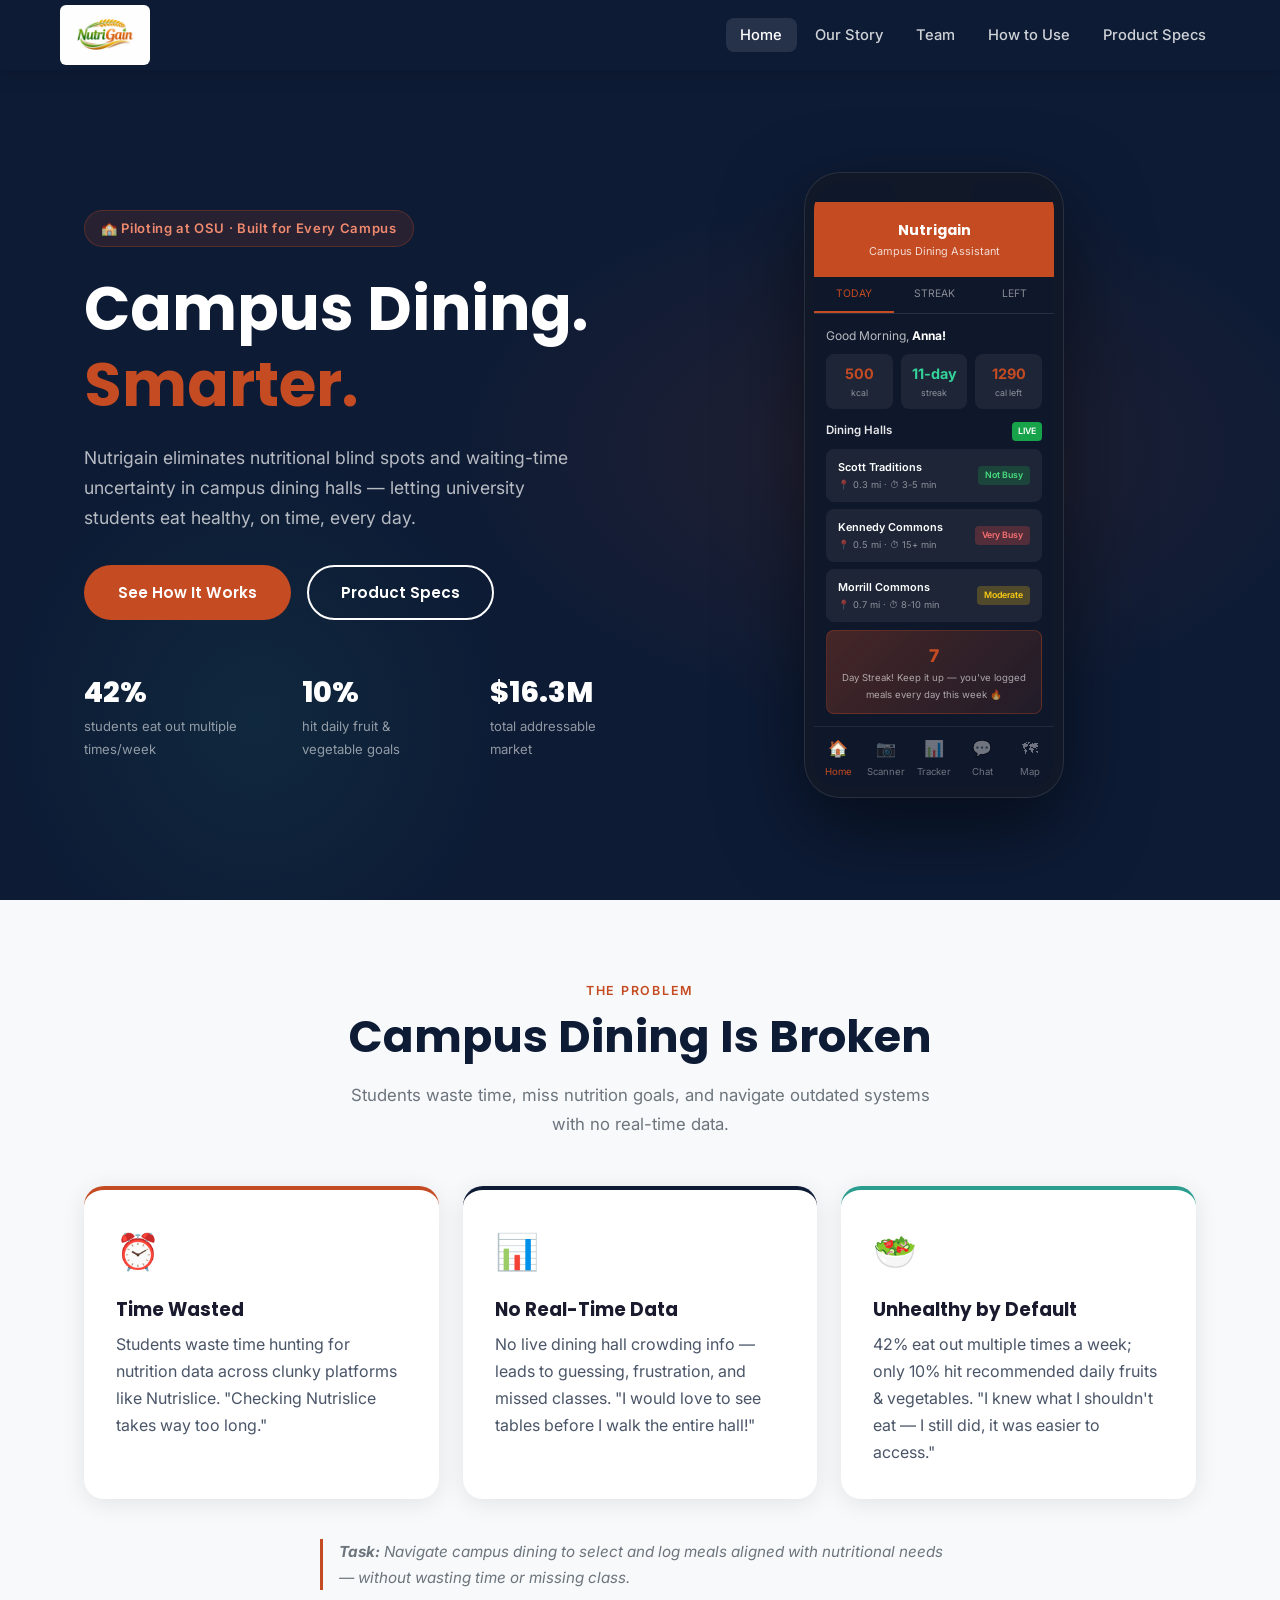
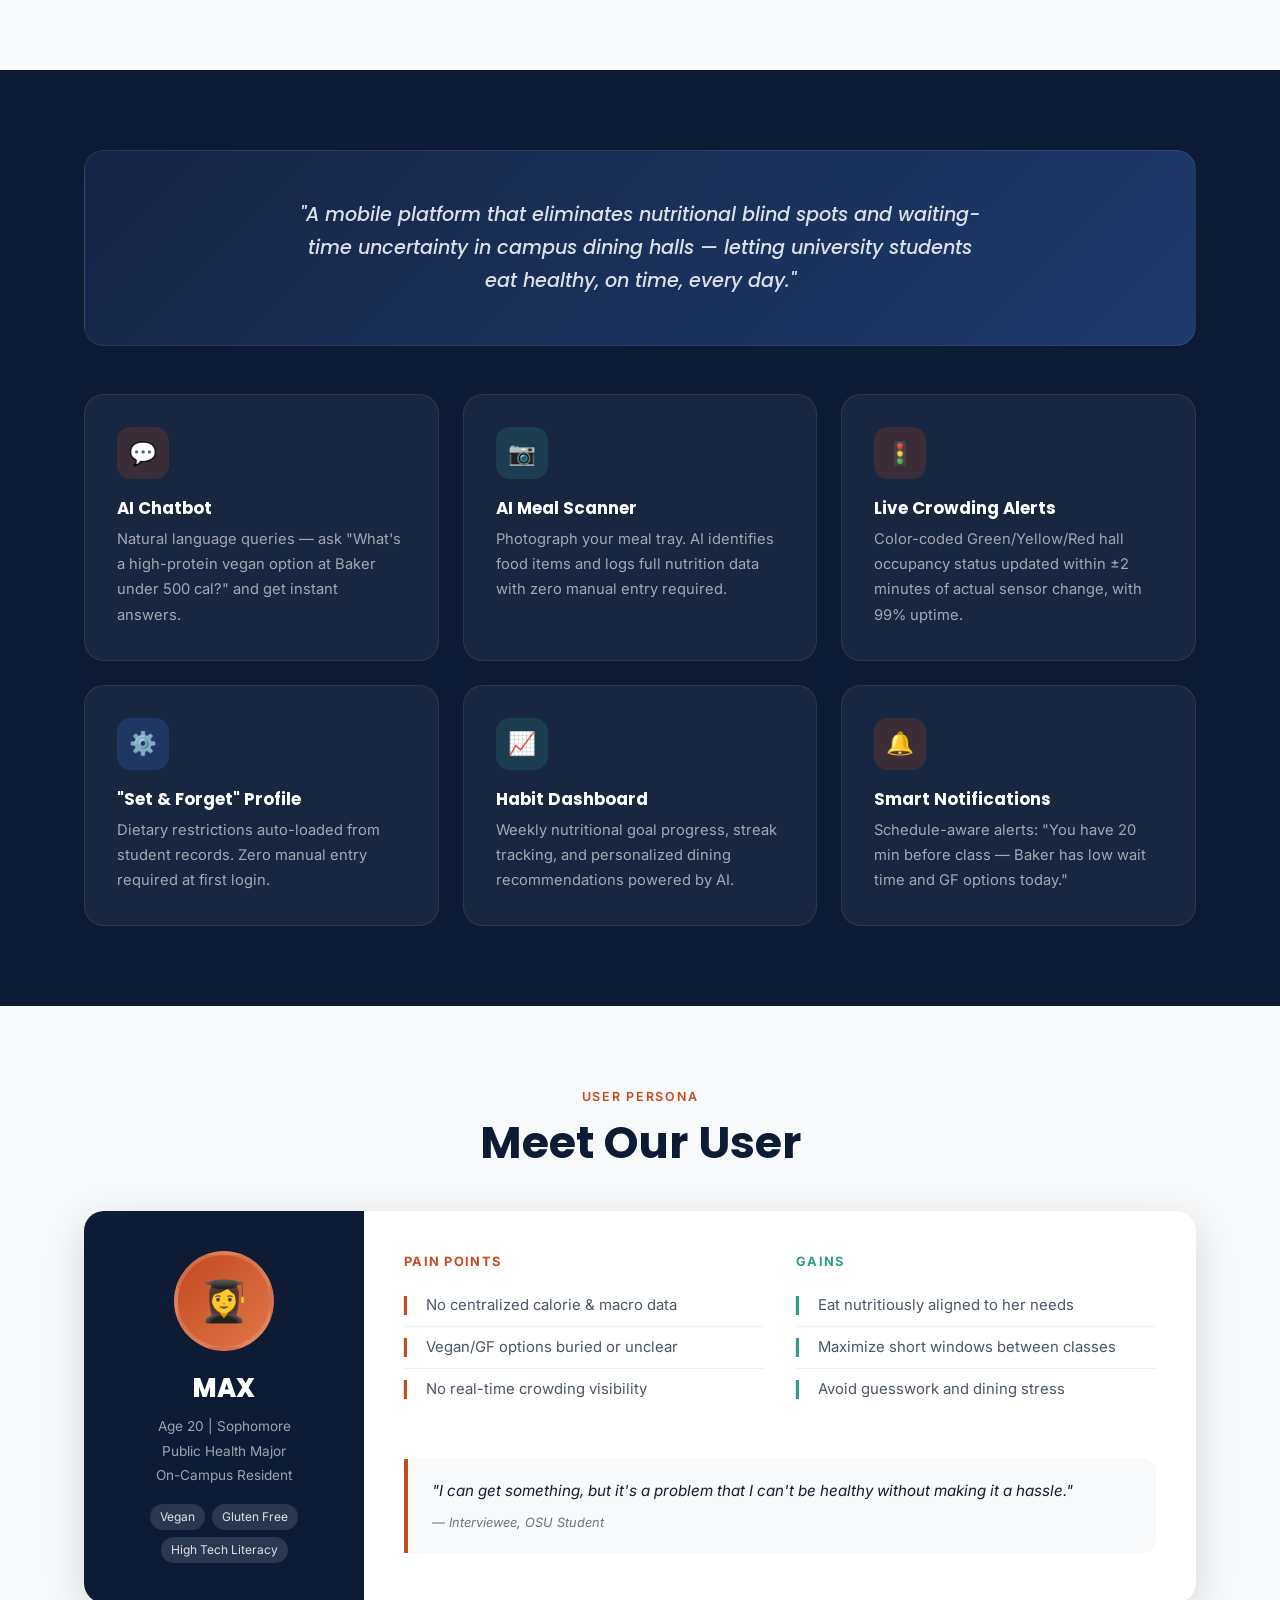
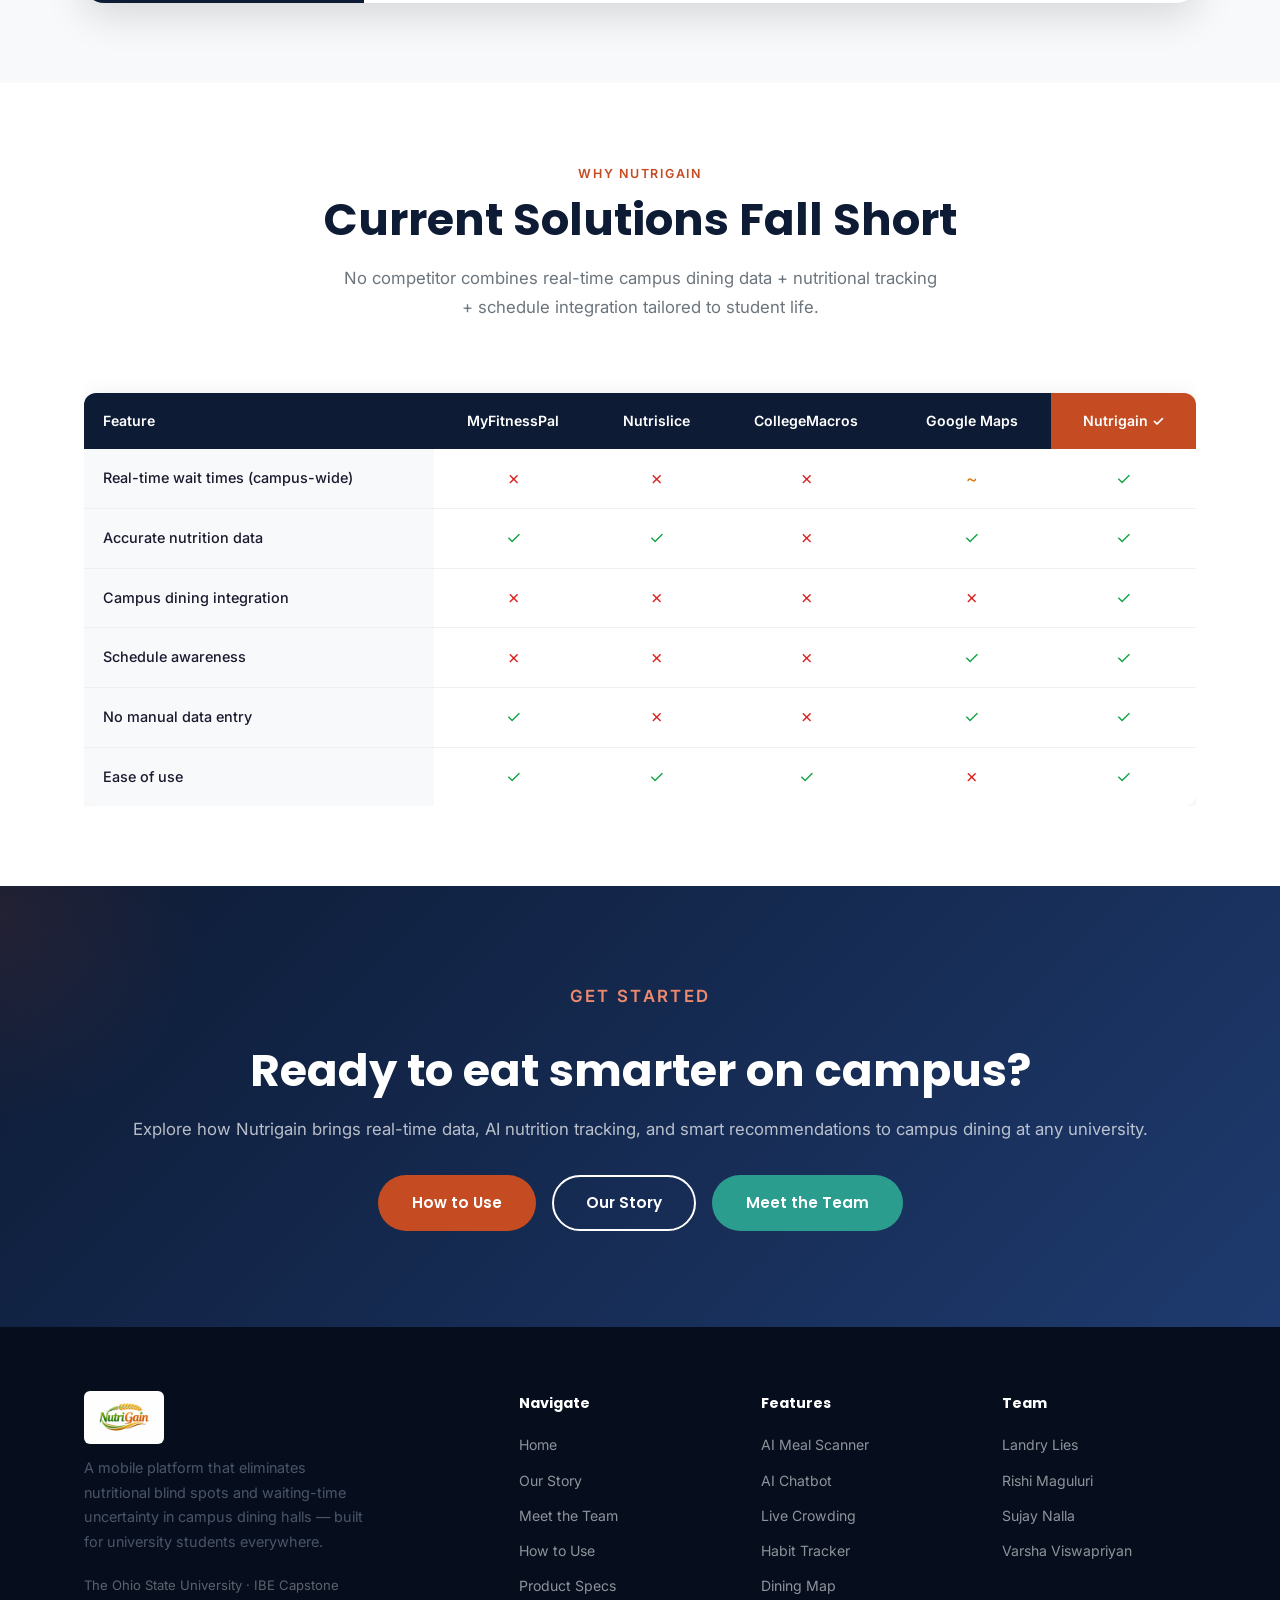
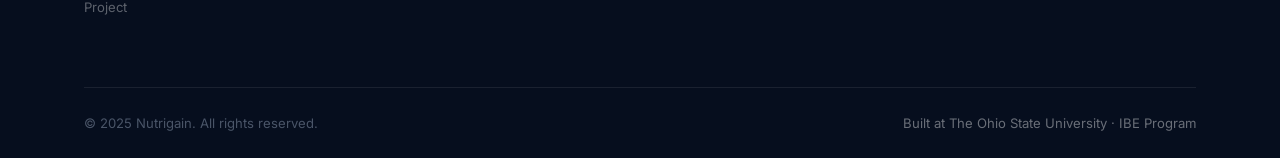
<file: index.html>
<!DOCTYPE html>
<html lang="en">
<head>
  <meta charset="UTF-8">
  <meta name="viewport" content="width=device-width, initial-scale=1.0">
  <title>Nutrigain — Campus Dining. Smarter.</title>
  <link rel="stylesheet" href="css/styles.css">
</head>
<body>

<!-- ── Navigation ─────────────────────────────────────────── -->
<nav class="navbar">
  <div class="nav-inner">
    <a href="index.html" class="nav-logo">
      <img src="images/nutrigain.png" alt="Nutrigain">
    </a>
    <ul class="nav-links">
      <li><a href="index.html">Home</a></li>
      <li><a href="our-story.html">Our Story</a></li>
      <li><a href="team.html">Team</a></li>
      <li><a href="how-to-use.html">How to Use</a></li>
      <li><a href="product-specs.html">Product Specs</a></li>
    </ul>
    <button class="hamburger" aria-label="Menu">
      <span></span><span></span><span></span>
    </button>
  </div>
</nav>

<!-- ── Hero ───────────────────────────────────────────────── -->
<section class="hero">
  <div class="hero-bg"></div>
  <div class="container">
    <div class="hero-grid">
      <div class="hero-content">
        <div class="hero-badge">🏫 Piloting at OSU · Built for Every Campus</div>
        <h1>Campus Dining.<br><span class="highlight">Smarter.</span></h1>
        <p>Nutrigain eliminates nutritional blind spots and waiting-time uncertainty in campus dining halls — letting university students eat healthy, on time, every day.</p>
        <div class="hero-actions">
          <a href="how-to-use.html" class="btn btn-primary">See How It Works</a>
          <a href="product-specs.html" class="btn btn-secondary">Product Specs</a>
        </div>
        <div class="hero-stats">
          <div>
            <div class="hero-stat-num" data-target="42" data-suffix="%">0%</div>
            <div class="hero-stat-label">students eat out multiple times/week</div>
          </div>
          <div>
            <div class="hero-stat-num" data-target="10" data-suffix="%">0%</div>
            <div class="hero-stat-label">hit daily fruit &amp; vegetable goals</div>
          </div>
          <div>
            <div class="hero-stat-num" data-prefix="$" data-target="16.3" data-suffix="M">$0M</div>
            <div class="hero-stat-label">total addressable market</div>
          </div>
        </div>
      </div>

      <!-- Phone Mockup -->
      <div class="phone-mockup">
        <div class="phone-glow"></div>
        <div class="phone-frame">
          <div class="phone-screen">
            <div class="phone-notch"></div>
            <div class="phone-header">
              <div class="phone-header-title">Nutrigain</div>
              <div class="phone-header-sub">Campus Dining Assistant</div>
            </div>
            <div style="display:flex; border-bottom:1px solid rgba(255,255,255,0.1)">
              <div class="phone-tab active">TODAY</div>
              <div class="phone-tab">STREAK</div>
              <div class="phone-tab">LEFT</div>
            </div>
            <div class="phone-content">
              <div class="phone-greeting">Good Morning, <b>Anna!</b></div>
              <div class="phone-stats-row">
                <div class="phone-stat-card">
                  <div class="num">500</div>
                  <div class="lbl">kcal</div>
                </div>
                <div class="phone-stat-card">
                  <div class="num" style="color:#34d399">11-day</div>
                  <div class="lbl">streak</div>
                </div>
                <div class="phone-stat-card">
                  <div class="num">1290</div>
                  <div class="lbl">cal left</div>
                </div>
              </div>
              <div class="phone-section-title">
                Dining Halls <span class="live-badge">LIVE</span>
              </div>
              <div class="dining-card">
                <div>
                  <div class="dining-card-name">Scott Traditions</div>
                  <div class="dining-card-sub">📍 0.3 mi · ⏱ 3-5 min</div>
                </div>
                <span class="status-badge status-green">Not Busy</span>
              </div>
              <div class="dining-card">
                <div>
                  <div class="dining-card-name">Kennedy Commons</div>
                  <div class="dining-card-sub">📍 0.5 mi · ⏱ 15+ min</div>
                </div>
                <span class="status-badge status-red">Very Busy</span>
              </div>
              <div class="dining-card">
                <div>
                  <div class="dining-card-name">Morrill Commons</div>
                  <div class="dining-card-sub">📍 0.7 mi · ⏱ 8-10 min</div>
                </div>
                <span class="status-badge status-yellow">Moderate</span>
              </div>
              <div class="phone-streak">
                <div class="streak-num">7</div>
                <div class="streak-txt">Day Streak! Keep it up — you've logged meals every day this week 🔥</div>
              </div>
            </div>
            <div class="phone-bottom-nav">
              <a class="active"><span class="icon">🏠</span>Home</a>
              <a><span class="icon">📷</span>Scanner</a>
              <a><span class="icon">📊</span>Tracker</a>
              <a><span class="icon">💬</span>Chat</a>
              <a><span class="icon">🗺</span>Map</a>
            </div>
          </div>
        </div>
      </div>
    </div>
  </div>
</section>

<!-- ── Problem ─────────────────────────────────────────────── -->
<section class="section section-alt">
  <div class="container">
    <div class="text-center fade-in">
      <p class="section-label">The Problem</p>
      <h2 class="section-title">Campus Dining Is Broken</h2>
      <p class="section-subtitle">Students waste time, miss nutrition goals, and navigate outdated systems with no real-time data.</p>
    </div>
    <div class="problem-grid">
      <div class="problem-card fade-in fade-in-delay-1">
        <div class="problem-icon">⏰</div>
        <h3>Time Wasted</h3>
        <p>Students waste time hunting for nutrition data across clunky platforms like Nutrislice. "Checking Nutrislice takes way too long."</p>
      </div>
      <div class="problem-card fade-in fade-in-delay-2">
        <div class="problem-icon">📊</div>
        <h3>No Real-Time Data</h3>
        <p>No live dining hall crowding info — leads to guessing, frustration, and missed classes. "I would love to see tables before I walk the entire hall!"</p>
      </div>
      <div class="problem-card fade-in fade-in-delay-3">
        <div class="problem-icon">🥗</div>
        <h3>Unhealthy by Default</h3>
        <p>42% eat out multiple times a week; only 10% hit recommended daily fruits &amp; vegetables. "I knew what I shouldn't eat — I still did, it was easier to access."</p>
      </div>
    </div>
    <div class="text-center" style="margin-top:2.5rem">
      <p style="font-style:italic; color:var(--gray); font-size:0.95rem; max-width:640px; margin:0 auto; border-left:3px solid var(--orange); padding-left:1rem; text-align:left">
        <strong>Task:</strong> Navigate campus dining to select and log meals aligned with nutritional needs — without wasting time or missing class.
      </p>
    </div>
  </div>
</section>

<!-- ── Value Prop ───────────────────────────────────────────── -->
<section class="section section-dark">
  <div class="container">
    <div class="value-prop-box fade-in">
      <p>"A mobile platform that eliminates nutritional blind spots and waiting-time uncertainty in campus dining halls — letting university students eat healthy, on time, every day."</p>
    </div>
    <div class="features-grid" style="margin-top:3rem">
      <div class="feature-card fade-in fade-in-delay-1">
        <div class="feature-icon fi-orange">💬</div>
        <h3>AI Chatbot</h3>
        <p>Natural language queries — ask "What's a high-protein vegan option at Baker under 500 cal?" and get instant answers.</p>
      </div>
      <div class="feature-card fade-in fade-in-delay-2">
        <div class="feature-icon fi-teal">📷</div>
        <h3>AI Meal Scanner</h3>
        <p>Photograph your meal tray. AI identifies food items and logs full nutrition data with zero manual entry required.</p>
      </div>
      <div class="feature-card fade-in fade-in-delay-3">
        <div class="feature-icon fi-orange">🚦</div>
        <h3>Live Crowding Alerts</h3>
        <p>Color-coded Green/Yellow/Red hall occupancy status updated within ±2 minutes of actual sensor change, with 99% uptime.</p>
      </div>
      <div class="feature-card fade-in fade-in-delay-1">
        <div class="feature-icon fi-blue">⚙️</div>
        <h3>"Set &amp; Forget" Profile</h3>
        <p>Dietary restrictions auto-loaded from student records. Zero manual entry required at first login.</p>
      </div>
      <div class="feature-card fade-in fade-in-delay-2">
        <div class="feature-icon fi-teal">📈</div>
        <h3>Habit Dashboard</h3>
        <p>Weekly nutritional goal progress, streak tracking, and personalized dining recommendations powered by AI.</p>
      </div>
      <div class="feature-card fade-in fade-in-delay-3">
        <div class="feature-icon fi-orange">🔔</div>
        <h3>Smart Notifications</h3>
        <p>Schedule-aware alerts: "You have 20 min before class — Baker has low wait time and GF options today."</p>
      </div>
    </div>
  </div>
</section>


<!-- ── User Persona ─────────────────────────────────────────── -->
<section class="section section-alt">
  <div class="container">
    <div class="text-center fade-in" style="margin-bottom:2.5rem">
      <p class="section-label">User Persona</p>
      <h2 class="section-title">Meet Our User</h2>
    </div>
    <div class="persona-card fade-in">
      <div class="persona-left">
        <div class="persona-avatar">👩‍🎓</div>
        <div class="persona-name">MAX</div>
        <div class="persona-meta">
          Age 20 | Sophomore<br>
          Public Health Major<br>
          On-Campus Resident
        </div>
        <div class="persona-tags">
          <span class="persona-tag">Vegan</span>
          <span class="persona-tag">Gluten Free</span>
          <span class="persona-tag">High Tech Literacy</span>
        </div>
      </div>
      <div class="persona-right">
        <div style="display:grid; grid-template-columns:1fr 1fr; gap:2rem">
          <div>
            <p class="persona-section-title orange">Pain Points</p>
            <ul class="persona-list">
              <li>No centralized calorie &amp; macro data</li>
              <li>Vegan/GF options buried or unclear</li>
              <li>No real-time crowding visibility</li>
            </ul>
          </div>
          <div>
            <p class="persona-section-title teal">Gains</p>
            <ul class="persona-list teal">
              <li>Eat nutritiously aligned to her needs</li>
              <li>Maximize short windows between classes</li>
              <li>Avoid guesswork and dining stress</li>
            </ul>
          </div>
        </div>
        <div class="persona-quote">
          "I can get something, but it's a problem that I can't be healthy without making it a hassle."
          <div style="font-size:0.8rem; margin-top:0.5rem; color:var(--gray)">— Interviewee, OSU Student</div>
        </div>
      </div>
    </div>
  </div>
</section>

<!-- ── Competitor Comparison ────────────────────────────────── -->
<section class="section">
  <div class="container">
    <div class="text-center fade-in" style="margin-bottom:0.5rem">
      <p class="section-label">Why Nutrigain</p>
      <h2 class="section-title">Current Solutions Fall Short</h2>
      <p class="section-subtitle">No competitor combines real-time campus dining data + nutritional tracking + schedule integration tailored to student life.</p>
    </div>
    <div class="fade-in" style="overflow-x:auto; margin-top:2rem">
      <table class="comparison-table">
        <thead>
          <tr>
            <th>Feature</th>
            <th>MyFitnessPal</th>
            <th>Nutrislice</th>
            <th>CollegeMacros</th>
            <th>Google Maps</th>
            <th class="highlight">Nutrigain ✓</th>
          </tr>
        </thead>
        <tbody>
          <tr>
            <td>Real-time wait times (campus-wide)</td>
            <td><span class="cross">✗</span></td>
            <td><span class="cross">✗</span></td>
            <td><span class="cross">✗</span></td>
            <td><span class="partial">~</span></td>
            <td><span class="check">✓</span></td>
          </tr>
          <tr>
            <td>Accurate nutrition data</td>
            <td><span class="check">✓</span></td>
            <td><span class="check">✓</span></td>
            <td><span class="cross">✗</span></td>
            <td><span class="check">✓</span></td>
            <td><span class="check">✓</span></td>
          </tr>
          <tr>
            <td>Campus dining integration</td>
            <td><span class="cross">✗</span></td>
            <td><span class="cross">✗</span></td>
            <td><span class="cross">✗</span></td>
            <td><span class="cross">✗</span></td>
            <td><span class="check">✓</span></td>
          </tr>
          <tr>
            <td>Schedule awareness</td>
            <td><span class="cross">✗</span></td>
            <td><span class="cross">✗</span></td>
            <td><span class="cross">✗</span></td>
            <td><span class="check">✓</span></td>
            <td><span class="check">✓</span></td>
          </tr>
          <tr>
            <td>No manual data entry</td>
            <td><span class="check">✓</span></td>
            <td><span class="cross">✗</span></td>
            <td><span class="cross">✗</span></td>
            <td><span class="check">✓</span></td>
            <td><span class="check">✓</span></td>
          </tr>
          <tr>
            <td>Ease of use</td>
            <td><span class="check">✓</span></td>
            <td><span class="check">✓</span></td>
            <td><span class="check">✓</span></td>
            <td><span class="cross">✗</span></td>
            <td><span class="check">✓</span></td>
          </tr>
        </tbody>
      </table>
    </div>
  </div>
</section>

<!-- ── CTA ─────────────────────────────────────────────────── -->
<section class="cta-section">
  <div class="container">
    <p class="section-label" style="color:#f08a6e">Get Started</p>
    <h2>Ready to eat smarter on campus?</h2>
    <p>Explore how Nutrigain brings real-time data, AI nutrition tracking, and smart recommendations to campus dining at any university.</p>
    <div style="display:flex; gap:1rem; justify-content:center; flex-wrap:wrap; position:relative; z-index:1">
      <a href="how-to-use.html" class="btn btn-primary">How to Use</a>
      <a href="our-story.html" class="btn btn-secondary">Our Story</a>
      <a href="team.html" class="btn btn-teal">Meet the Team</a>
    </div>
  </div>
</section>

<!-- ── Footer ──────────────────────────────────────────────── -->
<footer class="footer">
  <div class="container">
    <div class="footer-grid">
      <div class="footer-brand">
        <div class="nav-logo">
          <img src="images/nutrigain.png" alt="Nutrigain">
        </div>
        <p>A mobile platform that eliminates nutritional blind spots and waiting-time uncertainty in campus dining halls — built for university students everywhere.</p>
        <p style="font-size:0.82rem; color:rgba(255,255,255,0.35)">The Ohio State University · IBE Capstone Project</p>
      </div>
      <div>
        <div class="footer-heading">Navigate</div>
        <ul class="footer-links">
          <li><a href="index.html">Home</a></li>
          <li><a href="our-story.html">Our Story</a></li>
          <li><a href="team.html">Meet the Team</a></li>
          <li><a href="how-to-use.html">How to Use</a></li>
          <li><a href="product-specs.html">Product Specs</a></li>
        </ul>
      </div>
      <div>
        <div class="footer-heading">Features</div>
        <ul class="footer-links">
          <li><a href="how-to-use.html#ai-scanner">AI Meal Scanner</a></li>
          <li><a href="how-to-use.html#chatbot">AI Chatbot</a></li>
          <li><a href="how-to-use.html#crowding">Live Crowding</a></li>
          <li><a href="how-to-use.html#tracker">Habit Tracker</a></li>
          <li><a href="how-to-use.html#map">Dining Map</a></li>
        </ul>
      </div>
      <div>
        <div class="footer-heading">Team</div>
        <ul class="footer-links">
          <li><a href="team/landry-lies.html">Landry Lies</a></li>
          <li><a href="team/rishi-maguluri.html">Rishi Maguluri</a></li>
          <li><a href="team/sujay-nalla.html">Sujay Nalla</a></li>
          <li><a href="team/varsha-viswapriyan.html">Varsha Viswapriyan</a></li>
        </ul>
      </div>
    </div>
    <div class="footer-bottom">
      <p>&copy; 2025 Nutrigain. All rights reserved.</p>
      <p class="footer-osu">Built at The Ohio State University · IBE Program</p>
    </div>
  </div>
</footer>

<script src="js/main.js"></script>
</body>
</html>
</file>
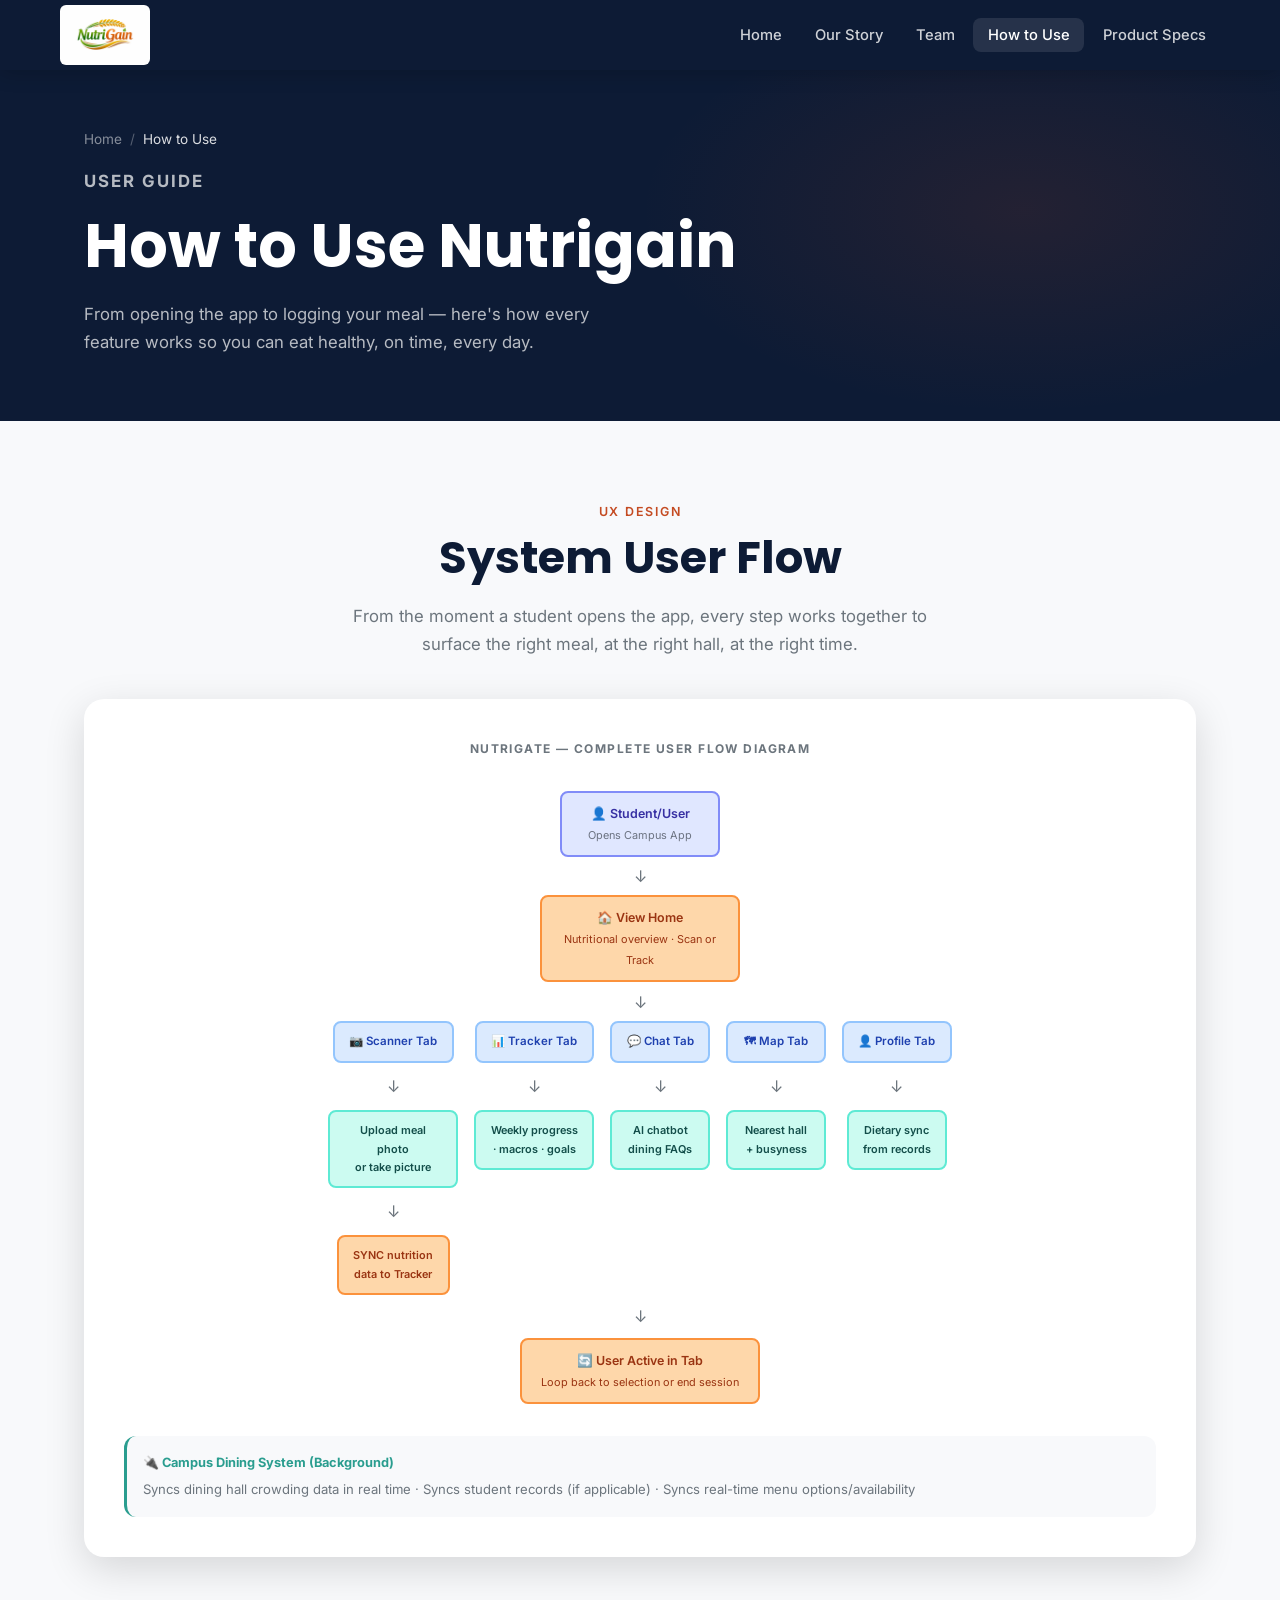
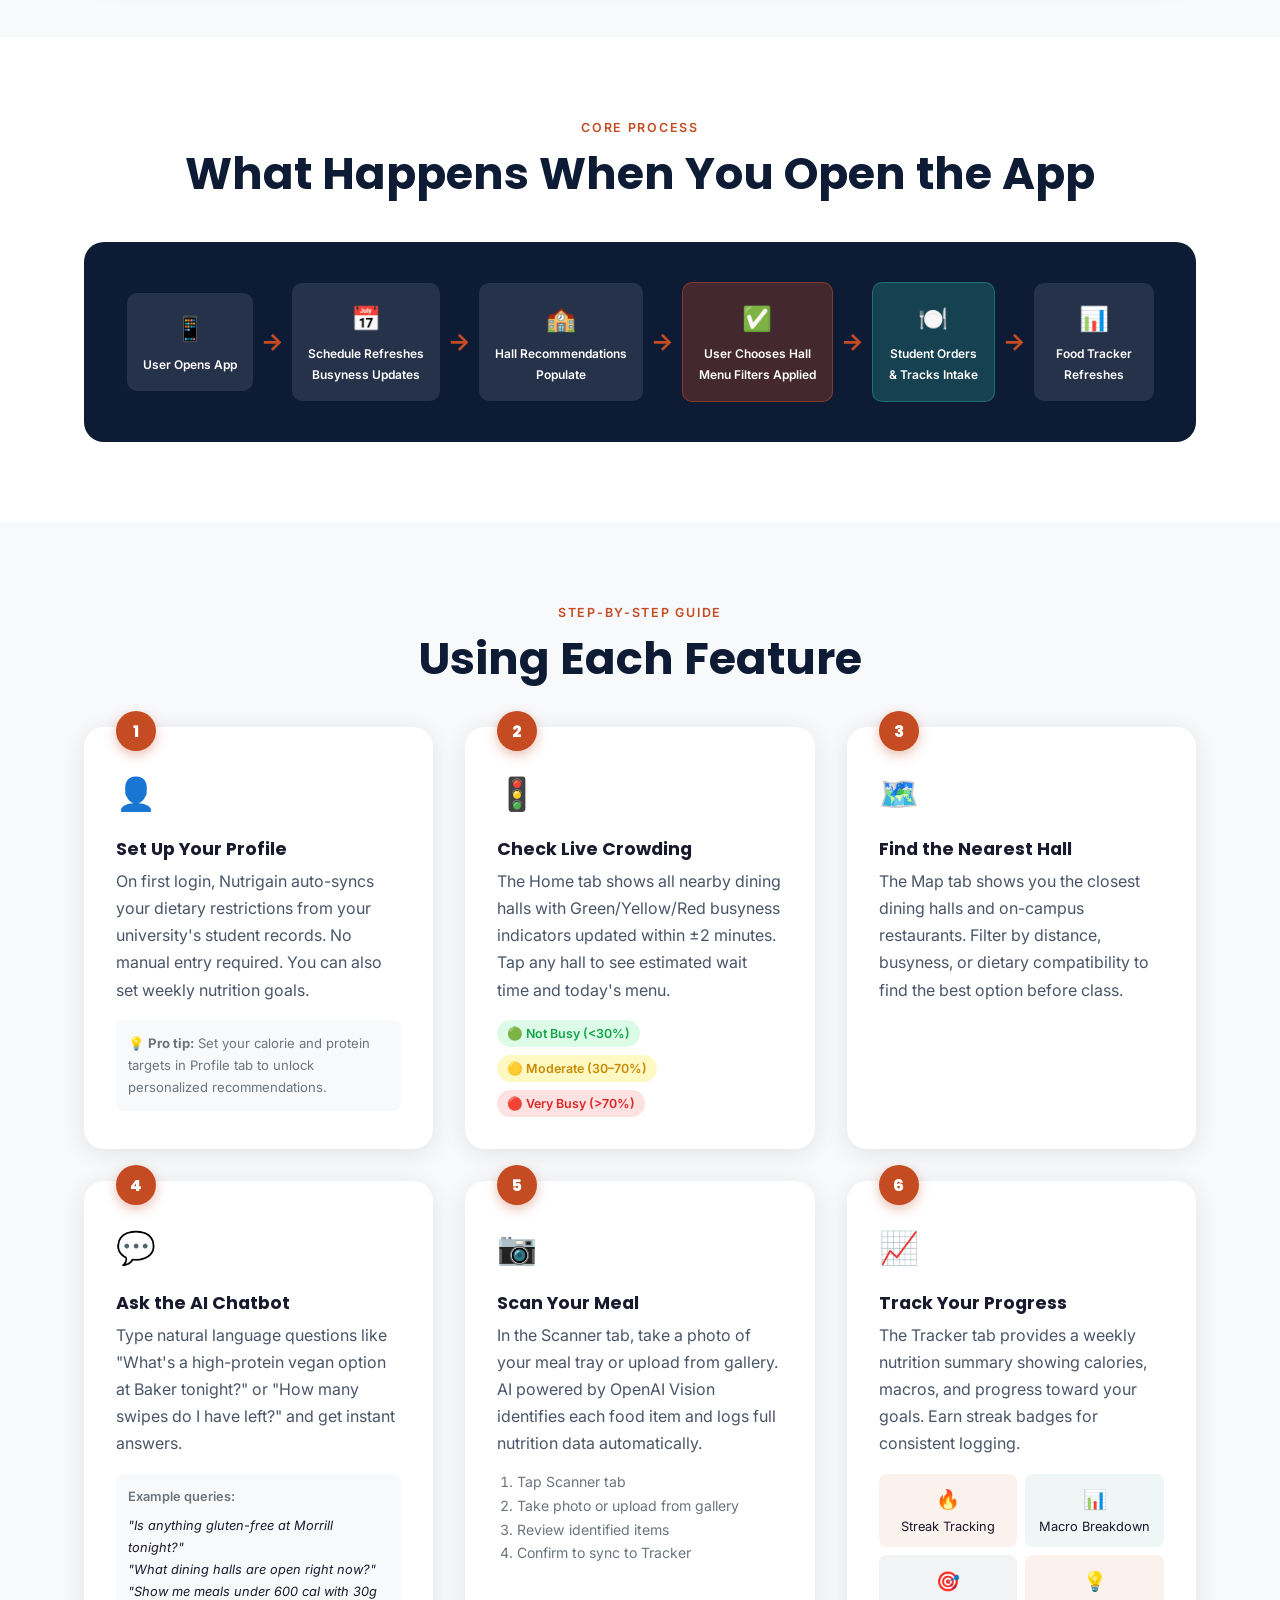
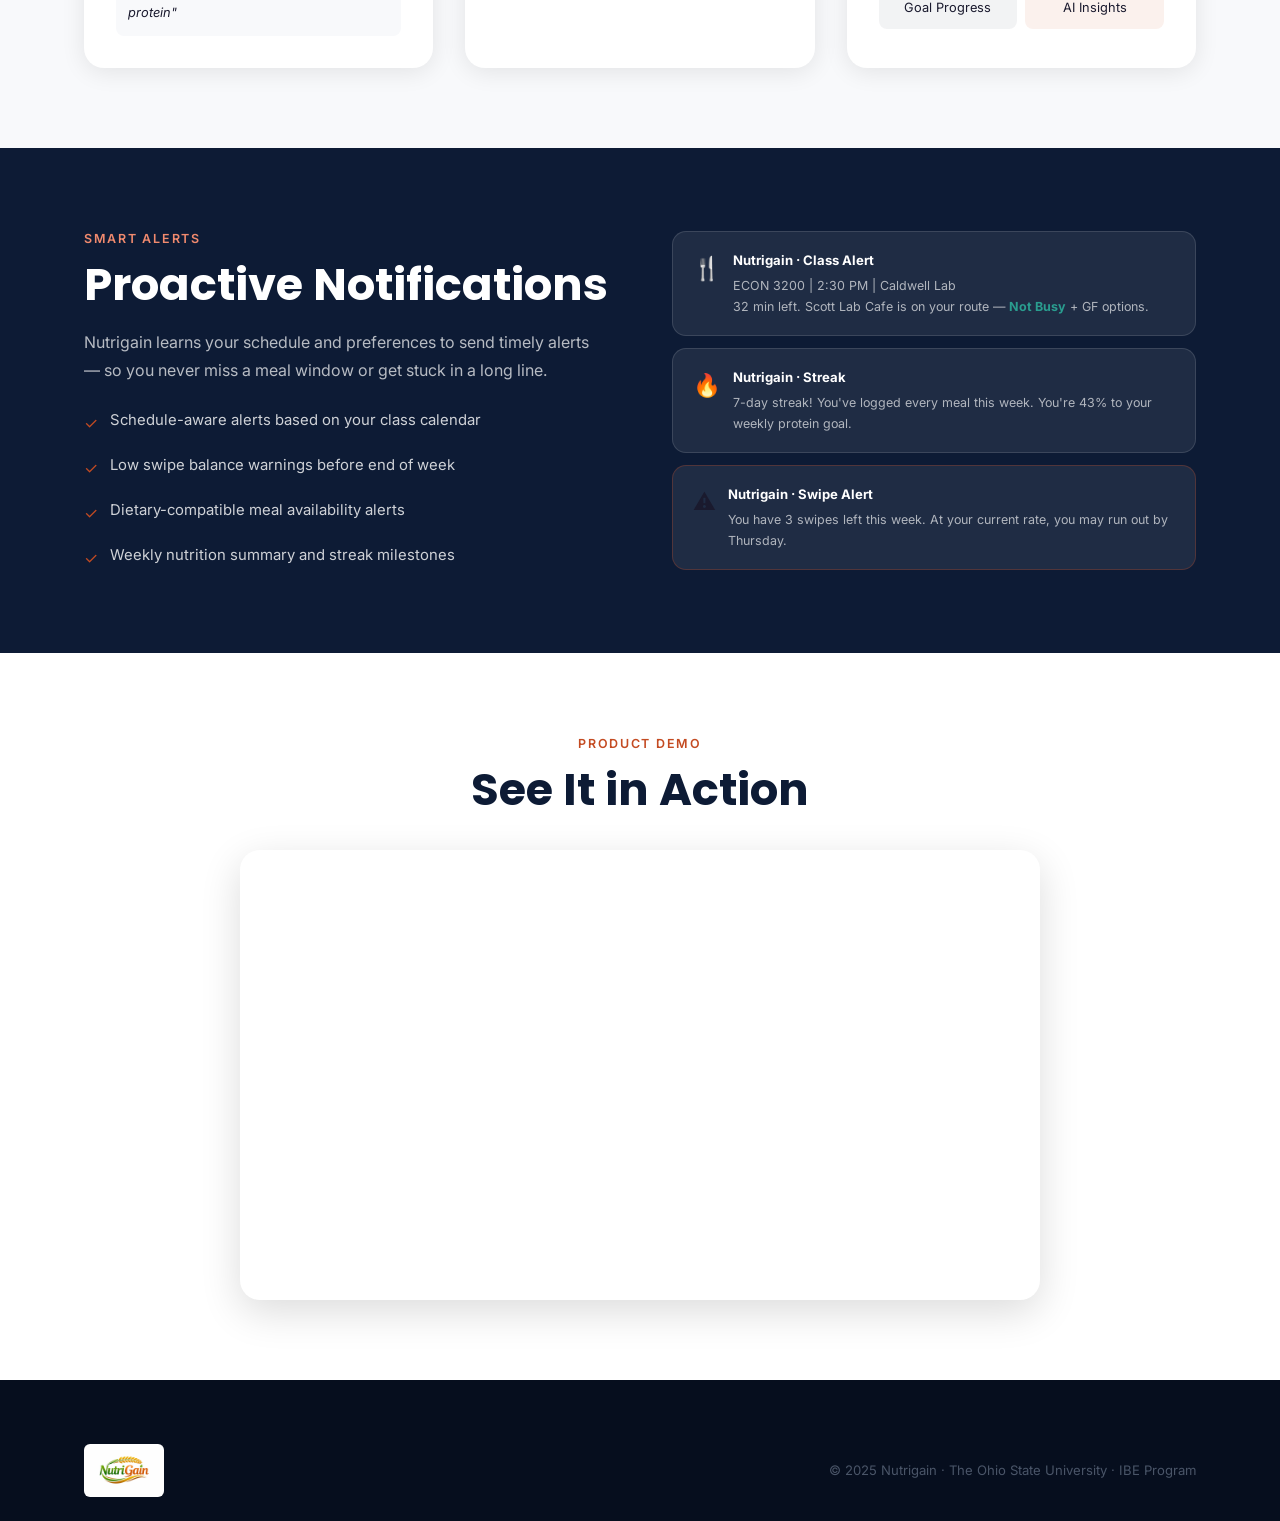
<file: how-to-use.html>
<!DOCTYPE html>
<html lang="en">
<head>
  <meta charset="UTF-8">
  <meta name="viewport" content="width=device-width, initial-scale=1.0">
  <title>How to Use — Nutrigain</title>
  <link rel="stylesheet" href="css/styles.css">
</head>
<body>

<nav class="navbar">
  <div class="nav-inner">
    <a href="index.html" class="nav-logo">
      <img src="images/nutrigain.png" alt="Nutrigain">
    </a>
    <ul class="nav-links">
      <li><a href="index.html">Home</a></li>
      <li><a href="our-story.html">Our Story</a></li>
      <li><a href="team.html">Team</a></li>
      <li><a href="how-to-use.html">How to Use</a></li>
      <li><a href="product-specs.html">Product Specs</a></li>
    </ul>
    <button class="hamburger" aria-label="Menu"><span></span><span></span><span></span></button>
  </div>
</nav>

<!-- ── Page Header ─────────────────────────────────────────── -->
<header class="page-header">
  <div class="container page-header-inner">
    <div class="breadcrumb">
      <a href="index.html">Home</a>
      <span class="sep">/</span>
      <span class="current">How to Use</span>
    </div>
    <p class="page-header-label">User Guide</p>
    <h1>How to Use Nutrigain</h1>
    <p>From opening the app to logging your meal — here's how every feature works so you can eat healthy, on time, every day.</p>
  </div>
</header>

<!-- ── UX Flow Diagram ─────────────────────────────────────── -->
<section class="section section-alt" id="ux-flow">
  <div class="container">
    <div class="text-center fade-in" style="margin-bottom:1.5rem">
      <p class="section-label">UX Design</p>
      <h2 class="section-title">System User Flow</h2>
      <p class="section-subtitle">From the moment a student opens the app, every step works together to surface the right meal, at the right hall, at the right time.</p>
    </div>

    <div class="flow-diagram fade-in">
      <div class="flow-title">NUTRIGATE — COMPLETE USER FLOW DIAGRAM</div>

      <!-- Row 1: Entry -->
      <div style="display:flex; justify-content:center; margin-bottom:0.4rem">
        <div class="flow-node navy" style="text-align:center; min-width:160px">
          👤 Student/User<br>
          <span style="font-size:0.68rem; font-weight:400; color:#6b7280">Opens Campus App</span>
        </div>
      </div>
      <div class="flow-arrow-down">↓</div>

      <!-- Row 2: Home -->
      <div style="display:flex; justify-content:center; margin-bottom:0.4rem">
        <div class="flow-node orange" style="min-width:200px; text-align:center">
          🏠 View Home<br>
          <span style="font-size:0.68rem; font-weight:400">Nutritional overview · Scan or Track</span>
        </div>
      </div>
      <div class="flow-arrow-down">↓</div>

      <!-- Row 3: Branch out -->
      <div style="display:flex; justify-content:center; gap:1rem; margin-bottom:0.4rem; flex-wrap:wrap">
        <div style="display:flex; flex-direction:column; align-items:center; gap:0.3rem">
          <div class="flow-node" style="min-width:100px; font-size:0.72rem; text-align:center">📷 Scanner Tab</div>
          <div class="flow-arrow-down">↓</div>
          <div class="flow-node teal" style="min-width:100px; font-size:0.68rem; text-align:center">Upload meal photo<br>or take picture</div>
          <div class="flow-arrow-down">↓</div>
          <div class="flow-node orange" style="min-width:100px; font-size:0.68rem; text-align:center">SYNC nutrition<br>data to Tracker</div>
        </div>

        <div style="display:flex; flex-direction:column; align-items:center; gap:0.3rem">
          <div class="flow-node" style="min-width:100px; font-size:0.72rem; text-align:center">📊 Tracker Tab</div>
          <div class="flow-arrow-down">↓</div>
          <div class="flow-node teal" style="min-width:100px; font-size:0.68rem; text-align:center">Weekly progress<br>· macros · goals</div>
        </div>

        <div style="display:flex; flex-direction:column; align-items:center; gap:0.3rem">
          <div class="flow-node" style="min-width:100px; font-size:0.72rem; text-align:center">💬 Chat Tab</div>
          <div class="flow-arrow-down">↓</div>
          <div class="flow-node teal" style="min-width:100px; font-size:0.68rem; text-align:center">AI chatbot<br>dining FAQs</div>
        </div>

        <div style="display:flex; flex-direction:column; align-items:center; gap:0.3rem">
          <div class="flow-node" style="min-width:100px; font-size:0.72rem; text-align:center">🗺 Map Tab</div>
          <div class="flow-arrow-down">↓</div>
          <div class="flow-node teal" style="min-width:100px; font-size:0.68rem; text-align:center">Nearest hall<br>+ busyness</div>
        </div>

        <div style="display:flex; flex-direction:column; align-items:center; gap:0.3rem">
          <div class="flow-node" style="min-width:100px; font-size:0.72rem; text-align:center">👤 Profile Tab</div>
          <div class="flow-arrow-down">↓</div>
          <div class="flow-node teal" style="min-width:100px; font-size:0.68rem; text-align:center">Dietary sync<br>from records</div>
        </div>
      </div>

      <div class="flow-arrow-down" style="margin:0.5rem 0">↓</div>
      <div style="display:flex; justify-content:center">
        <div class="flow-node orange" style="min-width:240px; text-align:center">
          🔄 User Active in Tab<br>
          <span style="font-size:0.68rem; font-weight:400">Loop back to selection or end session</span>
        </div>
      </div>

      <!-- Data sync note -->
      <div style="margin-top:2rem; padding:1rem; background:var(--off-white); border-radius:var(--radius); border-left:3px solid var(--teal)">
        <div style="font-size:0.8rem; font-weight:700; color:var(--teal); margin-bottom:0.3rem">🔌 Campus Dining System (Background)</div>
        <div style="font-size:0.82rem; color:var(--gray)">Syncs dining hall crowding data in real time · Syncs student records (if applicable) · Syncs real-time menu options/availability</div>
      </div>
    </div>
  </div>
</section>

<!-- ── Core Process Flow ────────────────────────────────────── -->
<section class="section">
  <div class="container">
    <div class="text-center fade-in" style="margin-bottom:2.5rem">
      <p class="section-label">Core Process</p>
      <h2 class="section-title">What Happens When You Open the App</h2>
    </div>
    <div class="fade-in" style="background:var(--navy); border-radius:var(--radius-lg); padding:2.5rem; overflow-x:auto">
      <div style="display:flex; align-items:center; gap:0.5rem; flex-wrap:wrap; justify-content:center; min-width:600px">
        <div style="background:rgba(255,255,255,0.1); border-radius:10px; padding:1rem; text-align:center; min-width:120px">
          <div style="font-size:1.5rem">📱</div>
          <div style="font-size:0.75rem; color:white; font-weight:600; margin-top:0.3rem">User Opens App</div>
        </div>
        <div style="color:var(--orange); font-size:1.5rem; font-weight:700">→</div>
        <div style="background:rgba(255,255,255,0.1); border-radius:10px; padding:1rem; text-align:center; min-width:120px">
          <div style="font-size:1.5rem">📅</div>
          <div style="font-size:0.75rem; color:white; font-weight:600; margin-top:0.3rem">Schedule Refreshes<br>Busyness Updates</div>
        </div>
        <div style="color:var(--orange); font-size:1.5rem; font-weight:700">→</div>
        <div style="background:rgba(255,255,255,0.1); border-radius:10px; padding:1rem; text-align:center; min-width:120px">
          <div style="font-size:1.5rem">🏫</div>
          <div style="font-size:0.75rem; color:white; font-weight:600; margin-top:0.3rem">Hall Recommendations<br>Populate</div>
        </div>
        <div style="color:var(--orange); font-size:1.5rem; font-weight:700">→</div>
        <div style="background:rgba(196,75,34,0.3); border:1px solid rgba(196,75,34,0.5); border-radius:10px; padding:1rem; text-align:center; min-width:120px">
          <div style="font-size:1.5rem">✅</div>
          <div style="font-size:0.75rem; color:white; font-weight:600; margin-top:0.3rem">User Chooses Hall<br>Menu Filters Applied</div>
        </div>
        <div style="color:var(--orange); font-size:1.5rem; font-weight:700">→</div>
        <div style="background:rgba(42,157,143,0.3); border:1px solid rgba(42,157,143,0.5); border-radius:10px; padding:1rem; text-align:center; min-width:120px">
          <div style="font-size:1.5rem">🍽️</div>
          <div style="font-size:0.75rem; color:white; font-weight:600; margin-top:0.3rem">Student Orders<br>&amp; Tracks Intake</div>
        </div>
        <div style="color:var(--orange); font-size:1.5rem; font-weight:700">→</div>
        <div style="background:rgba(255,255,255,0.1); border-radius:10px; padding:1rem; text-align:center; min-width:120px">
          <div style="font-size:1.5rem">📊</div>
          <div style="font-size:0.75rem; color:white; font-weight:600; margin-top:0.3rem">Food Tracker<br>Refreshes</div>
        </div>
      </div>
    </div>
  </div>
</section>

<!-- ── Feature Walkthroughs ─────────────────────────────────── -->
<section class="section section-alt" id="ai-scanner">
  <div class="container">
    <div class="text-center fade-in" style="margin-bottom:2.5rem">
      <p class="section-label">Step-by-Step Guide</p>
      <h2 class="section-title">Using Each Feature</h2>
    </div>
    <div class="steps-grid">

      <!-- Feature 1 -->
      <div class="step-card fade-in">
        <div class="step-num">1</div>
        <div class="step-icon">👤</div>
        <h3>Set Up Your Profile</h3>
        <p>On first login, Nutrigain auto-syncs your dietary restrictions from your university's student records. No manual entry required. You can also set weekly nutrition goals.</p>
        <div style="margin-top:1rem; background:var(--off-white); border-radius:8px; padding:0.75rem; font-size:0.82rem; color:var(--gray)">
          💡 <strong>Pro tip:</strong> Set your calorie and protein targets in Profile tab to unlock personalized recommendations.
        </div>
      </div>

      <!-- Feature 2 -->
      <div class="step-card fade-in fade-in-delay-1" id="crowding">
        <div class="step-num">2</div>
        <div class="step-icon">🚦</div>
        <h3>Check Live Crowding</h3>
        <p>The Home tab shows all nearby dining halls with Green/Yellow/Red busyness indicators updated within ±2 minutes. Tap any hall to see estimated wait time and today's menu.</p>
        <div style="margin-top:1rem; display:flex; gap:0.5rem; flex-wrap:wrap">
          <span style="background:#dcfce7; color:#16a34a; padding:3px 10px; border-radius:20px; font-size:0.78rem; font-weight:600">🟢 Not Busy (&lt;30%)</span>
          <span style="background:#fef9c3; color:#ca8a04; padding:3px 10px; border-radius:20px; font-size:0.78rem; font-weight:600">🟡 Moderate (30–70%)</span>
          <span style="background:#fee2e2; color:#dc2626; padding:3px 10px; border-radius:20px; font-size:0.78rem; font-weight:600">🔴 Very Busy (&gt;70%)</span>
        </div>
      </div>

      <!-- Feature 3 -->
      <div class="step-card fade-in fade-in-delay-2">
        <div class="step-num">3</div>
        <div class="step-icon">🗺️</div>
        <h3>Find the Nearest Hall</h3>
        <p>The Map tab shows you the closest dining halls and on-campus restaurants. Filter by distance, busyness, or dietary compatibility to find the best option before class.</p>
      </div>

      <!-- Feature 4 -->
      <div class="step-card fade-in" id="chatbot">
        <div class="step-num">4</div>
        <div class="step-icon">💬</div>
        <h3>Ask the AI Chatbot</h3>
        <p>Type natural language questions like "What's a high-protein vegan option at Baker tonight?" or "How many swipes do I have left?" and get instant answers.</p>
        <div style="margin-top:1rem; background:var(--off-white); border-radius:8px; padding:0.75rem">
          <div style="font-size:0.8rem; color:var(--gray); margin-bottom:0.5rem; font-weight:600">Example queries:</div>
          <div style="font-size:0.8rem; color:var(--dark); font-style:italic">"Is anything gluten-free at Morrill tonight?"</div>
          <div style="font-size:0.8rem; color:var(--dark); font-style:italic">"What dining halls are open right now?"</div>
          <div style="font-size:0.8rem; color:var(--dark); font-style:italic">"Show me meals under 600 cal with 30g protein"</div>
        </div>
      </div>

      <!-- Feature 5 -->
      <div class="step-card fade-in fade-in-delay-1">
        <div class="step-num">5</div>
        <div class="step-icon">📷</div>
        <h3>Scan Your Meal</h3>
        <p>In the Scanner tab, take a photo of your meal tray or upload from gallery. AI powered by OpenAI Vision identifies each food item and logs full nutrition data automatically.</p>
        <ol style="margin-top:0.75rem; padding-left:1.2rem; font-size:0.88rem; color:var(--gray)">
          <li>Tap Scanner tab</li>
          <li>Take photo or upload from gallery</li>
          <li>Review identified items</li>
          <li>Confirm to sync to Tracker</li>
        </ol>
      </div>

      <!-- Feature 6 -->
      <div class="step-card fade-in fade-in-delay-2" id="tracker">
        <div class="step-num">6</div>
        <div class="step-icon">📈</div>
        <h3>Track Your Progress</h3>
        <p>The Tracker tab provides a weekly nutrition summary showing calories, macros, and progress toward your goals. Earn streak badges for consistent logging.</p>
        <div style="margin-top:1rem; display:grid; grid-template-columns:1fr 1fr; gap:0.5rem; text-align:center">
          <div style="background:rgba(196,75,34,0.08); border-radius:8px; padding:0.6rem; font-size:0.8rem"><span style="font-size:1.2rem">🔥</span><br>Streak Tracking</div>
          <div style="background:rgba(42,157,143,0.08); border-radius:8px; padding:0.6rem; font-size:0.8rem"><span style="font-size:1.2rem">📊</span><br>Macro Breakdown</div>
          <div style="background:rgba(13,27,53,0.05); border-radius:8px; padding:0.6rem; font-size:0.8rem"><span style="font-size:1.2rem">🎯</span><br>Goal Progress</div>
          <div style="background:rgba(196,75,34,0.08); border-radius:8px; padding:0.6rem; font-size:0.8rem"><span style="font-size:1.2rem">💡</span><br>AI Insights</div>
        </div>
      </div>
    </div>
  </div>
</section>

<!-- ── Smart Notifications ───────────────────────────────────── -->
<section class="section section-dark">
  <div class="container">
    <div style="display:grid; grid-template-columns:1fr 1fr; gap:4rem; align-items:center">
      <div class="fade-in">
        <p class="section-label" style="color:#f08a6e">Smart Alerts</p>
        <h2 class="section-title" style="color:white">Proactive Notifications</h2>
        <p style="color:rgba(255,255,255,0.7); margin-bottom:1.5rem">Nutrigain learns your schedule and preferences to send timely alerts — so you never miss a meal window or get stuck in a long line.</p>
        <ul style="list-style:none">
          <li style="display:flex; align-items:flex-start; gap:0.75rem; margin-bottom:1rem; color:rgba(255,255,255,0.8); font-size:0.93rem">
            <span style="color:var(--orange); font-size:1rem; flex-shrink:0; margin-top:2px">✓</span>
            Schedule-aware alerts based on your class calendar
          </li>
          <li style="display:flex; align-items:flex-start; gap:0.75rem; margin-bottom:1rem; color:rgba(255,255,255,0.8); font-size:0.93rem">
            <span style="color:var(--orange); font-size:1rem; flex-shrink:0; margin-top:2px">✓</span>
            Low swipe balance warnings before end of week
          </li>
          <li style="display:flex; align-items:flex-start; gap:0.75rem; margin-bottom:1rem; color:rgba(255,255,255,0.8); font-size:0.93rem">
            <span style="color:var(--orange); font-size:1rem; flex-shrink:0; margin-top:2px">✓</span>
            Dietary-compatible meal availability alerts
          </li>
          <li style="display:flex; align-items:flex-start; gap:0.75rem; color:rgba(255,255,255,0.8); font-size:0.93rem">
            <span style="color:var(--orange); font-size:1rem; flex-shrink:0; margin-top:2px">✓</span>
            Weekly nutrition summary and streak milestones
          </li>
        </ul>
      </div>
      <div class="fade-in fade-in-delay-1">
        <!-- Notification mockups -->
        <div style="display:flex; flex-direction:column; gap:0.75rem">
          <div style="background:rgba(255,255,255,0.08); border:1px solid rgba(255,255,255,0.12); border-radius:14px; padding:1.1rem 1.25rem; display:flex; align-items:flex-start; gap:0.75rem">
            <div style="font-size:1.4rem; flex-shrink:0">🍴</div>
            <div>
              <div style="font-size:0.82rem; font-weight:700; color:white; margin-bottom:0.2rem">Nutrigain · Class Alert</div>
              <div style="font-size:0.78rem; color:rgba(255,255,255,0.65)">ECON 3200 | 2:30 PM | Caldwell Lab<br>32 min left. Scott Lab Cafe is on your route — <strong style="color:var(--teal)">Not Busy</strong> + GF options.</div>
            </div>
          </div>
          <div style="background:rgba(255,255,255,0.08); border:1px solid rgba(255,255,255,0.12); border-radius:14px; padding:1.1rem 1.25rem; display:flex; align-items:flex-start; gap:0.75rem">
            <div style="font-size:1.4rem; flex-shrink:0">🔥</div>
            <div>
              <div style="font-size:0.82rem; font-weight:700; color:white; margin-bottom:0.2rem">Nutrigain · Streak</div>
              <div style="font-size:0.78rem; color:rgba(255,255,255,0.65)">7-day streak! You've logged every meal this week. You're 43% to your weekly protein goal.</div>
            </div>
          </div>
          <div style="background:rgba(255,255,255,0.08); border:1px solid rgba(196,75,34,0.3); border-radius:14px; padding:1.1rem 1.25rem; display:flex; align-items:flex-start; gap:0.75rem">
            <div style="font-size:1.4rem; flex-shrink:0">⚠️</div>
            <div>
              <div style="font-size:0.82rem; font-weight:700; color:white; margin-bottom:0.2rem">Nutrigain · Swipe Alert</div>
              <div style="font-size:0.78rem; color:rgba(255,255,255,0.65)">You have 3 swipes left this week. At your current rate, you may run out by Thursday.</div>
            </div>
          </div>
        </div>
      </div>
    </div>
  </div>
</section>

<!-- ── Video Embed Placeholder ──────────────────────────────── -->
<section class="section">
  <div class="container">
    <div class="text-center fade-in" style="margin-bottom:2rem">
      <p class="section-label">Product Demo</p>
      <h2 class="section-title">See It in Action</h2>
    </div>
    <div class="fade-in" style="max-width:800px; margin:0 auto; border-radius:var(--radius-lg); overflow:hidden; box-shadow:var(--shadow-lg); aspect-ratio:16/9">
      <iframe width="100%" height="100%" src="https://www.youtube.com/embed/V6rpy7z7zbc" title="Nutrigain Product Demo" frameborder="0" allow="accelerometer; autoplay; clipboard-write; encrypted-media; gyroscope; picture-in-picture; web-share" allowfullscreen style="display:block"></iframe>
    </div>
  </div>
</section>

<footer class="footer">
  <div class="container">
    <div class="footer-bottom" style="border-top:none; padding-top:0">
      <div class="nav-logo">
        <img src="images/nutrigain.png" alt="Nutrigain">
      </div>
      <p>&copy; 2025 Nutrigain · The Ohio State University · IBE Program</p>
    </div>
  </div>
</footer>

<script src="js/main.js"></script>
</body>
</html>
</file>
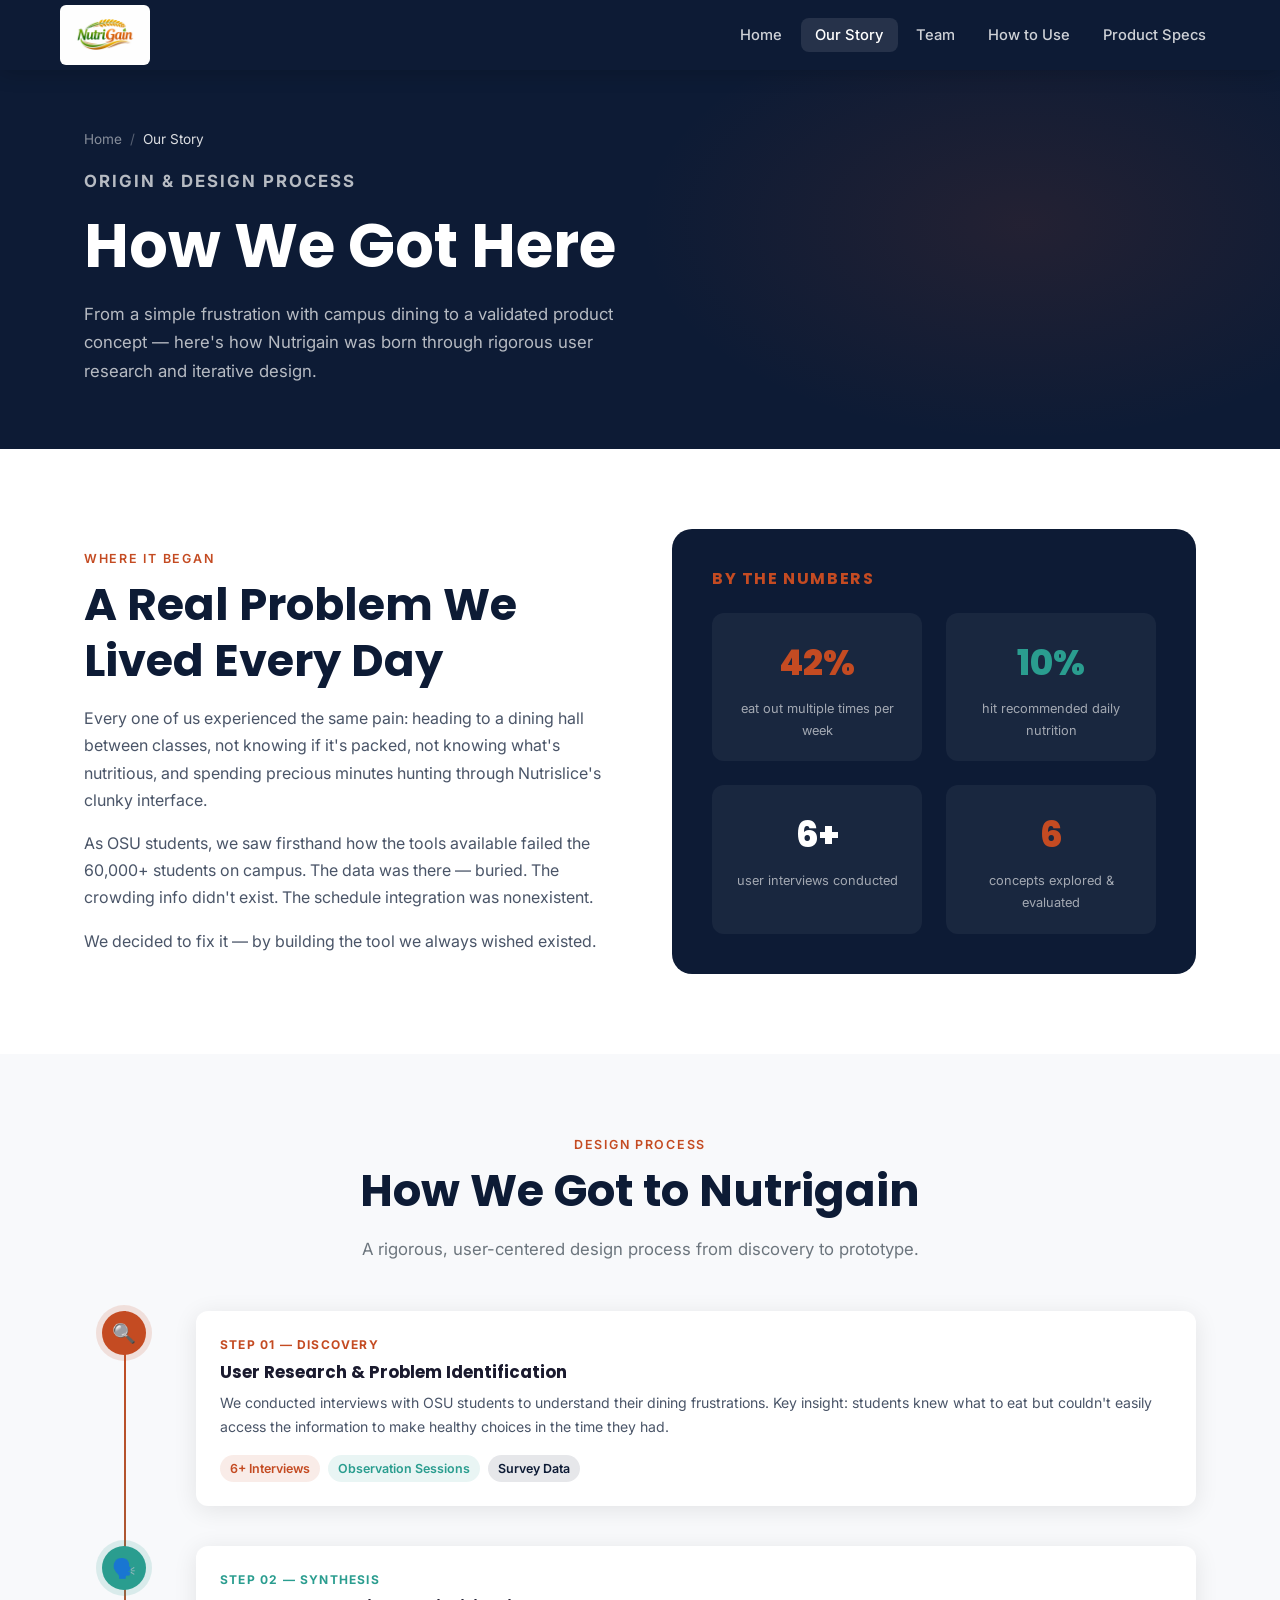
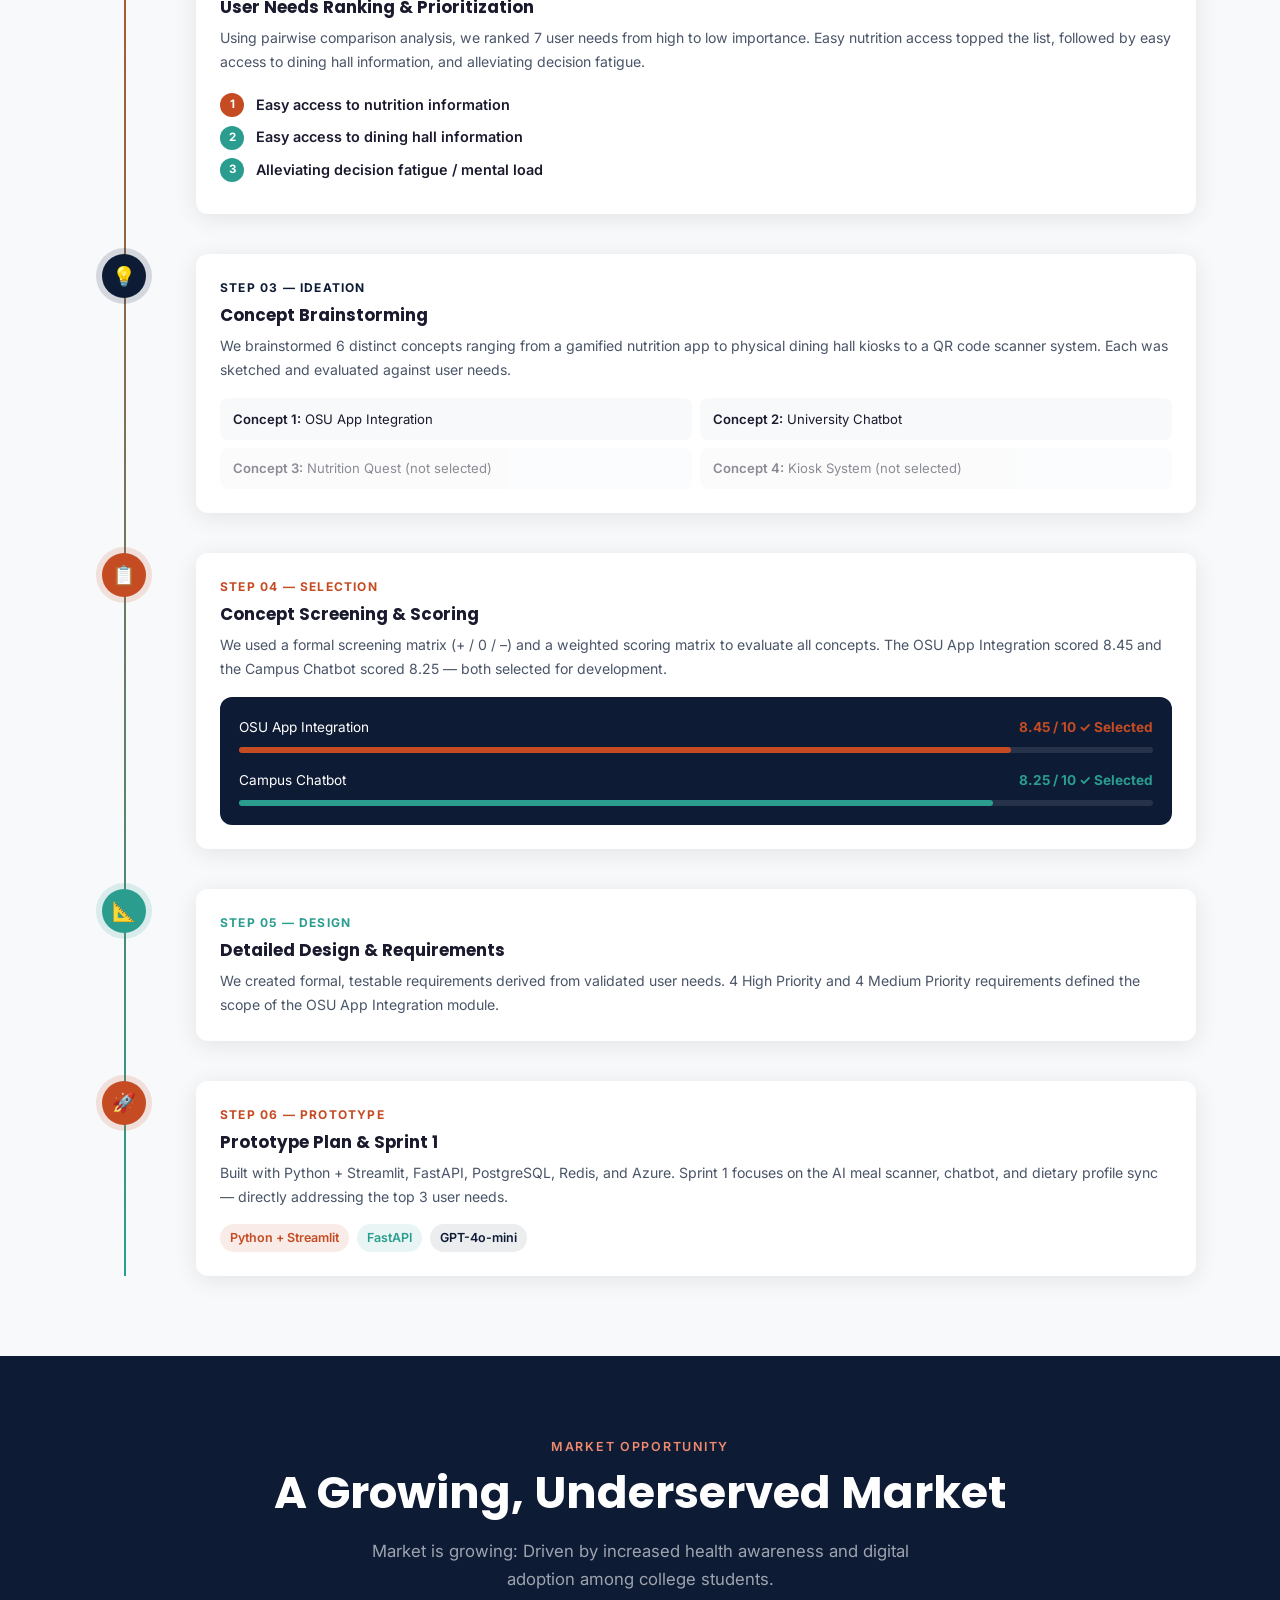
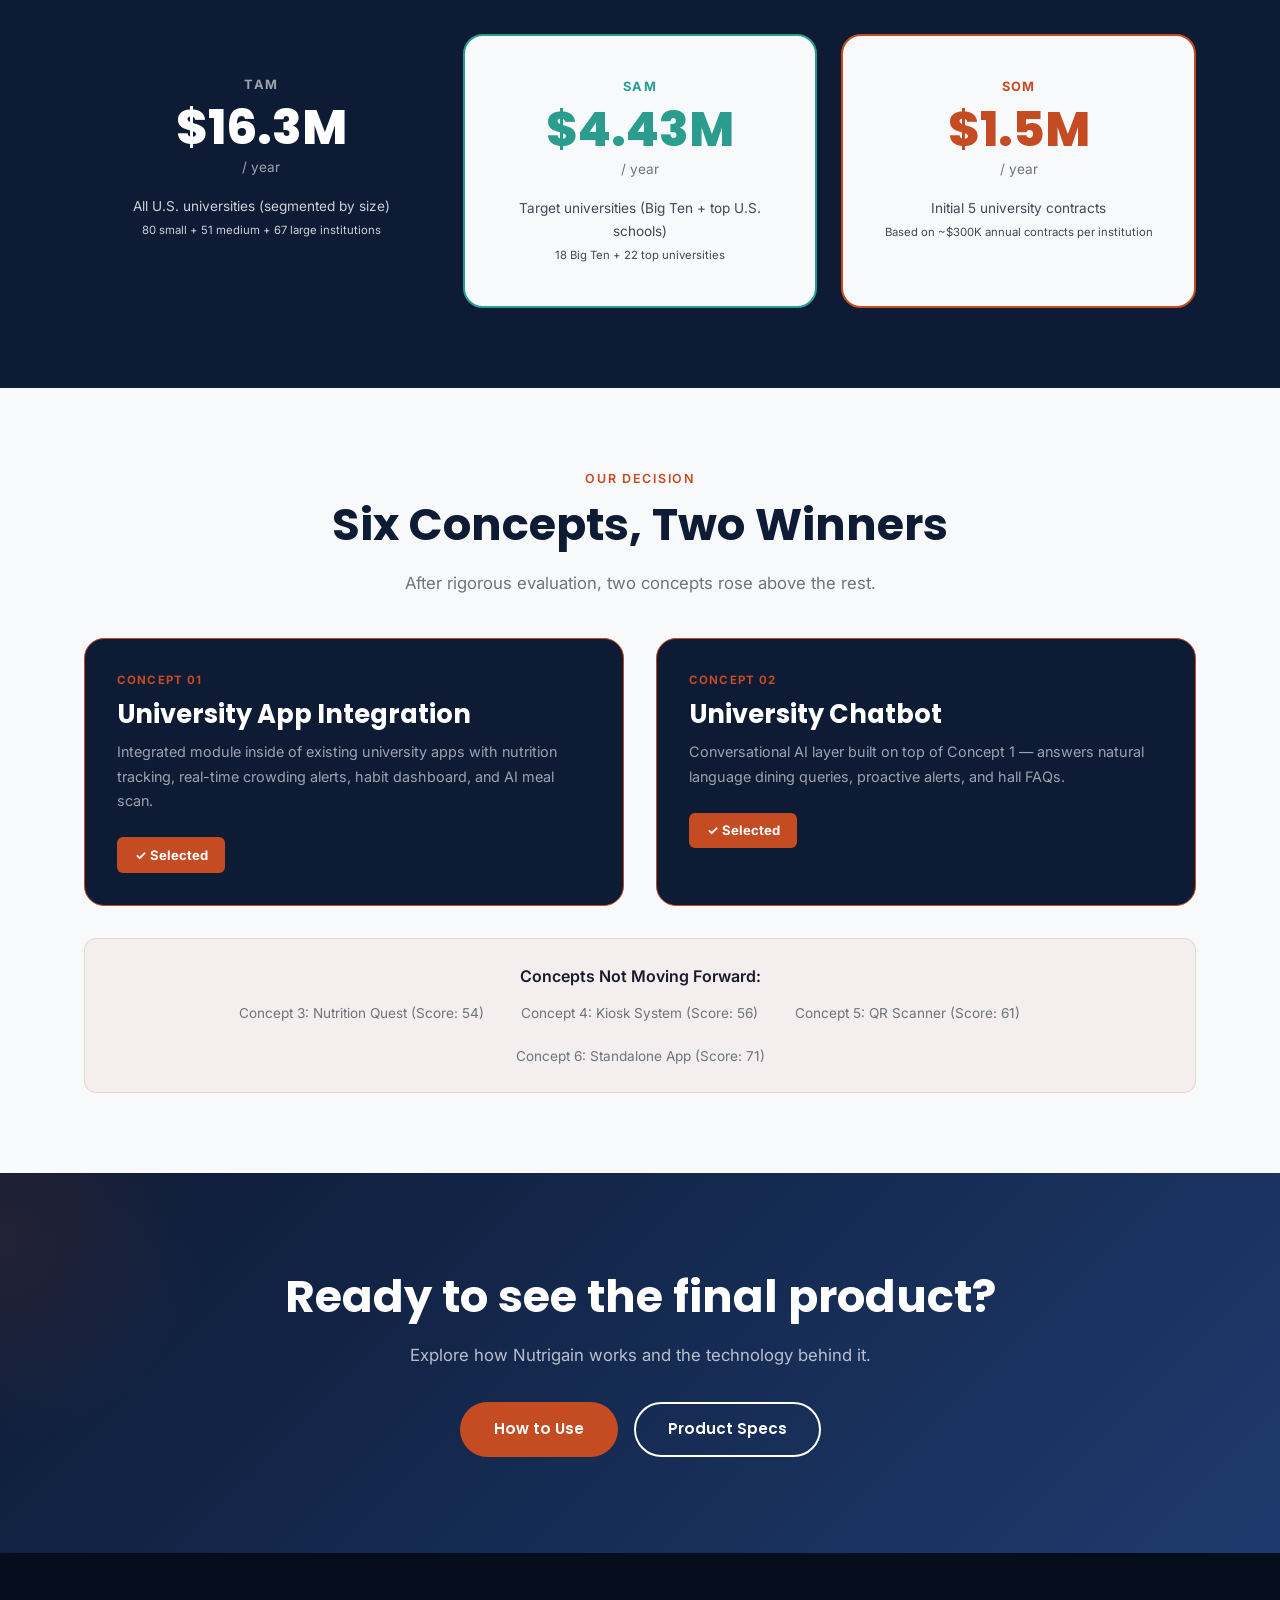
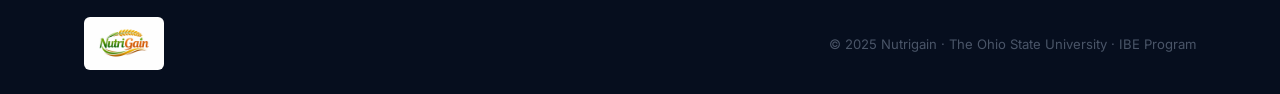
<file: our-story.html>
<!DOCTYPE html>
<html lang="en">
<head>
  <meta charset="UTF-8">
  <meta name="viewport" content="width=device-width, initial-scale=1.0">
  <title>Our Story — Nutrigain</title>
  <link rel="stylesheet" href="css/styles.css">
</head>
<body>

<nav class="navbar">
  <div class="nav-inner">
    <a href="index.html" class="nav-logo">
      <img src="images/nutrigain.png" alt="Nutrigain">
    </a>
    <ul class="nav-links">
      <li><a href="index.html">Home</a></li>
      <li><a href="our-story.html">Our Story</a></li>
      <li><a href="team.html">Team</a></li>
      <li><a href="how-to-use.html">How to Use</a></li>
      <li><a href="product-specs.html">Product Specs</a></li>
    </ul>
    <button class="hamburger" aria-label="Menu"><span></span><span></span><span></span></button>
  </div>
</nav>

<!-- ── Page Header ─────────────────────────────────────────── -->
<header class="page-header">
  <div class="container page-header-inner">
    <div class="breadcrumb">
      <a href="index.html">Home</a>
      <span class="sep">/</span>
      <span class="current">Our Story</span>
    </div>
    <p class="page-header-label">Origin &amp; Design Process</p>
    <h1>How We Got Here</h1>
    <p>From a simple frustration with campus dining to a validated product concept — here's how Nutrigain was born through rigorous user research and iterative design.</p>
  </div>
</header>

<!-- ── Origin ──────────────────────────────────────────────── -->
<section class="section">
  <div class="container">
    <div style="display:grid; grid-template-columns:1fr 1fr; gap:4rem; align-items:center">
      <div class="fade-in">
        <p class="section-label">Where It Began</p>
        <h2 class="section-title">A Real Problem We Lived Every Day</h2>
        <p style="margin-bottom:1rem">Every one of us experienced the same pain: heading to a dining hall between classes, not knowing if it's packed, not knowing what's nutritious, and spending precious minutes hunting through Nutrislice's clunky interface.</p>
        <p style="margin-bottom:1rem">As OSU students, we saw firsthand how the tools available failed the 60,000+ students on campus. The data was there — buried. The crowding info didn't exist. The schedule integration was nonexistent.</p>
        <p>We decided to fix it — by building the tool we always wished existed.</p>
      </div>
      <div class="fade-in fade-in-delay-1">
        <div style="background:var(--navy); border-radius:var(--radius-lg); padding:2.5rem; color:white">
          <h3 style="color:var(--orange); margin-bottom:1.5rem; font-size:1rem; text-transform:uppercase; letter-spacing:0.1em">By the Numbers</h3>
          <div style="display:grid; grid-template-columns:1fr 1fr; gap:1.5rem">
            <div style="text-align:center; background:rgba(255,255,255,0.05); border-radius:var(--radius); padding:1.25rem">
              <div style="font-size:2.2rem; font-weight:800; color:var(--orange); font-family:'Poppins',sans-serif">42%</div>
              <div style="font-size:0.8rem; color:rgba(255,255,255,0.6); margin-top:0.3rem">eat out multiple times per week</div>
            </div>
            <div style="text-align:center; background:rgba(255,255,255,0.05); border-radius:var(--radius); padding:1.25rem">
              <div style="font-size:2.2rem; font-weight:800; color:var(--teal); font-family:'Poppins',sans-serif">10%</div>
              <div style="font-size:0.8rem; color:rgba(255,255,255,0.6); margin-top:0.3rem">hit recommended daily nutrition</div>
            </div>
            <div style="text-align:center; background:rgba(255,255,255,0.05); border-radius:var(--radius); padding:1.25rem">
              <div style="font-size:2.2rem; font-weight:800; color:white; font-family:'Poppins',sans-serif">6+</div>
              <div style="font-size:0.8rem; color:rgba(255,255,255,0.6); margin-top:0.3rem">user interviews conducted</div>
            </div>
            <div style="text-align:center; background:rgba(255,255,255,0.05); border-radius:var(--radius); padding:1.25rem">
              <div style="font-size:2.2rem; font-weight:800; color:var(--orange); font-family:'Poppins',sans-serif">6</div>
              <div style="font-size:0.8rem; color:rgba(255,255,255,0.6); margin-top:0.3rem">concepts explored &amp; evaluated</div>
            </div>
          </div>
        </div>
      </div>
    </div>
  </div>
</section>

<!-- ── Design Process Timeline ─────────────────────────────── -->
<section class="section section-alt">
  <div class="container">
    <div class="text-center fade-in" style="margin-bottom:3rem">
      <p class="section-label">Design Process</p>
      <h2 class="section-title">How We Got to Nutrigain</h2>
      <p class="section-subtitle">A rigorous, user-centered design process from discovery to prototype.</p>
    </div>

    <div style="position:relative">
      <!-- Simplified vertical timeline for all screens -->
      <div style="display:flex; flex-direction:column; gap:0; position:relative">
        <div style="position:absolute; left:40px; top:0; bottom:0; width:2px; background:linear-gradient(to bottom, var(--orange), var(--teal))"></div>

        <!-- Step 1 -->
        <div class="fade-in" style="display:flex; gap:2rem; padding-bottom:2.5rem; position:relative">
          <div style="width:80px; flex-shrink:0; display:flex; justify-content:center">
            <div style="width:44px; height:44px; border-radius:50%; background:var(--orange); display:flex; align-items:center; justify-content:center; font-size:1.2rem; box-shadow:0 0 0 6px rgba(196,75,34,0.15); z-index:1; flex-shrink:0">🔍</div>
          </div>
          <div class="timeline-content" style="flex:1; margin-bottom:0">
            <div class="timeline-step">Step 01 — Discovery</div>
            <h3>User Research &amp; Problem Identification</h3>
            <p>We conducted interviews with OSU students to understand their dining frustrations. Key insight: students knew what to eat but couldn't easily access the information to make healthy choices in the time they had.</p>
            <div style="margin-top:1rem; display:flex; gap:0.5rem; flex-wrap:wrap">
              <span style="background:rgba(196,75,34,0.1); color:var(--orange); padding:3px 10px; border-radius:20px; font-size:0.78rem; font-weight:600">6+ Interviews</span>
              <span style="background:rgba(42,157,143,0.1); color:var(--teal); padding:3px 10px; border-radius:20px; font-size:0.78rem; font-weight:600">Observation Sessions</span>
              <span style="background:rgba(13,27,53,0.1); color:var(--navy); padding:3px 10px; border-radius:20px; font-size:0.78rem; font-weight:600">Survey Data</span>
            </div>
          </div>
        </div>

        <!-- Step 2 -->
        <div class="fade-in" style="display:flex; gap:2rem; padding-bottom:2.5rem; position:relative">
          <div style="width:80px; flex-shrink:0; display:flex; justify-content:center">
            <div style="width:44px; height:44px; border-radius:50%; background:var(--teal); display:flex; align-items:center; justify-content:center; font-size:1.2rem; box-shadow:0 0 0 6px rgba(42,157,143,0.15); z-index:1">🗣️</div>
          </div>
          <div class="timeline-content" style="flex:1; margin-bottom:0">
            <div class="timeline-step" style="color:var(--teal)">Step 02 — Synthesis</div>
            <h3>User Needs Ranking &amp; Prioritization</h3>
            <p>Using pairwise comparison analysis, we ranked 7 user needs from high to low importance. Easy nutrition access topped the list, followed by easy access to dining hall information, and alleviating decision fatigue.</p>
            <div style="margin-top:1.2rem">
              <div style="display:flex; align-items:center; gap:0.75rem; margin-bottom:0.5rem">
                <span style="width:24px; height:24px; background:var(--orange); color:white; border-radius:50%; display:flex; align-items:center; justify-content:center; font-size:0.72rem; font-weight:700; flex-shrink:0">1</span>
                <span style="font-size:0.9rem; font-weight:600">Easy access to nutrition information</span>
              </div>
              <div style="display:flex; align-items:center; gap:0.75rem; margin-bottom:0.5rem">
                <span style="width:24px; height:24px; background:var(--teal); color:white; border-radius:50%; display:flex; align-items:center; justify-content:center; font-size:0.72rem; font-weight:700; flex-shrink:0">2</span>
                <span style="font-size:0.9rem; font-weight:600">Easy access to dining hall information</span>
              </div>
              <div style="display:flex; align-items:center; gap:0.75rem; margin-bottom:0.5rem">
                <span style="width:24px; height:24px; background:var(--teal); color:white; border-radius:50%; display:flex; align-items:center; justify-content:center; font-size:0.72rem; font-weight:700; flex-shrink:0">3</span>
                <span style="font-size:0.9rem; font-weight:600">Alleviating decision fatigue / mental load</span>
              </div>
            </div>
          </div>
        </div>

        <!-- Step 3 -->
        <div class="fade-in" style="display:flex; gap:2rem; padding-bottom:2.5rem; position:relative">
          <div style="width:80px; flex-shrink:0; display:flex; justify-content:center">
            <div style="width:44px; height:44px; border-radius:50%; background:var(--navy); display:flex; align-items:center; justify-content:center; font-size:1.2rem; box-shadow:0 0 0 6px rgba(13,27,53,0.15); z-index:1">💡</div>
          </div>
          <div class="timeline-content" style="flex:1; margin-bottom:0">
            <div class="timeline-step" style="color:var(--navy)">Step 03 — Ideation</div>
            <h3>Concept Brainstorming</h3>
            <p>We brainstormed 6 distinct concepts ranging from a gamified nutrition app to physical dining hall kiosks to a QR code scanner system. Each was sketched and evaluated against user needs.</p>
            <div style="margin-top:1rem; display:grid; grid-template-columns:repeat(2,1fr); gap:0.5rem">
              <div style="background:var(--off-white); border-radius:8px; padding:0.6rem 0.8rem; font-size:0.82rem">
                <span style="font-weight:600">Concept 1:</span> OSU App Integration
              </div>
              <div style="background:var(--off-white); border-radius:8px; padding:0.6rem 0.8rem; font-size:0.82rem">
                <span style="font-weight:600">Concept 2:</span> University Chatbot
              </div>
              <div style="background:var(--off-white); border-radius:8px; padding:0.6rem 0.8rem; font-size:0.82rem; opacity:0.5">
                <span style="font-weight:600">Concept 3:</span> Nutrition Quest (not selected)
              </div>
              <div style="background:var(--off-white); border-radius:8px; padding:0.6rem 0.8rem; font-size:0.82rem; opacity:0.5">
                <span style="font-weight:600">Concept 4:</span> Kiosk System (not selected)
              </div>
            </div>
          </div>
        </div>

        <!-- Step 4 -->
        <div class="fade-in" style="display:flex; gap:2rem; padding-bottom:2.5rem; position:relative">
          <div style="width:80px; flex-shrink:0; display:flex; justify-content:center">
            <div style="width:44px; height:44px; border-radius:50%; background:var(--orange); display:flex; align-items:center; justify-content:center; font-size:1.2rem; box-shadow:0 0 0 6px rgba(196,75,34,0.15); z-index:1">📋</div>
          </div>
          <div class="timeline-content" style="flex:1; margin-bottom:0">
            <div class="timeline-step">Step 04 — Selection</div>
            <h3>Concept Screening &amp; Scoring</h3>
            <p>We used a formal screening matrix (+ / 0 / –) and a weighted scoring matrix to evaluate all concepts. The OSU App Integration scored 8.45 and the Campus Chatbot scored 8.25 — both selected for development.</p>
            <div style="margin-top:1rem; background:var(--navy); border-radius:var(--radius); padding:1.2rem; color:white">
              <div style="display:flex; justify-content:space-between; margin-bottom:0.5rem; font-size:0.85rem">
                <span>OSU App Integration</span>
                <span style="color:var(--orange); font-weight:700">8.45 / 10 ✓ Selected</span>
              </div>
              <div style="height:6px; background:rgba(255,255,255,0.1); border-radius:3px; margin-bottom:1rem">
                <div style="height:100%; width:84.5%; background:var(--orange); border-radius:3px"></div>
              </div>
              <div style="display:flex; justify-content:space-between; margin-bottom:0.5rem; font-size:0.85rem">
                <span>Campus Chatbot</span>
                <span style="color:var(--teal); font-weight:700">8.25 / 10 ✓ Selected</span>
              </div>
              <div style="height:6px; background:rgba(255,255,255,0.1); border-radius:3px">
                <div style="height:100%; width:82.5%; background:var(--teal); border-radius:3px"></div>
              </div>
            </div>
          </div>
        </div>

        <!-- Step 5 -->
        <div class="fade-in" style="display:flex; gap:2rem; padding-bottom:2.5rem; position:relative">
          <div style="width:80px; flex-shrink:0; display:flex; justify-content:center">
            <div style="width:44px; height:44px; border-radius:50%; background:var(--teal); display:flex; align-items:center; justify-content:center; font-size:1.2rem; box-shadow:0 0 0 6px rgba(42,157,143,0.15); z-index:1">📐</div>
          </div>
          <div class="timeline-content" style="flex:1; margin-bottom:0">
            <div class="timeline-step" style="color:var(--teal)">Step 05 — Design</div>
            <h3>Detailed Design &amp; Requirements</h3>
            <p>We created formal, testable requirements derived from validated user needs. 4 High Priority and 4 Medium Priority requirements defined the scope of the OSU App Integration module.</p>
          </div>
        </div>

        <!-- Step 6 -->
        <div class="fade-in" style="display:flex; gap:2rem; position:relative">
          <div style="width:80px; flex-shrink:0; display:flex; justify-content:center">
            <div style="width:44px; height:44px; border-radius:50%; background:var(--orange); display:flex; align-items:center; justify-content:center; font-size:1.2rem; box-shadow:0 0 0 6px rgba(196,75,34,0.15); z-index:1">🚀</div>
          </div>
          <div class="timeline-content" style="flex:1">
            <div class="timeline-step">Step 06 — Prototype</div>
            <h3>Prototype Plan &amp; Sprint 1</h3>
            <p>Built with Python + Streamlit, FastAPI, PostgreSQL, Redis, and Azure. Sprint 1 focuses on the AI meal scanner, chatbot, and dietary profile sync — directly addressing the top 3 user needs.</p>
            <div style="margin-top:1rem; display:flex; gap:0.5rem; flex-wrap:wrap">
              <span style="background:rgba(196,75,34,0.1); color:var(--orange); padding:3px 10px; border-radius:20px; font-size:0.78rem; font-weight:600">Python + Streamlit</span>
              <span style="background:rgba(42,157,143,0.1); color:var(--teal); padding:3px 10px; border-radius:20px; font-size:0.78rem; font-weight:600">FastAPI</span>
              <span style="background:rgba(13,27,53,0.08); color:var(--navy); padding:3px 10px; border-radius:20px; font-size:0.78rem; font-weight:600">GPT-4o-mini</span>
            </div>
          </div>
        </div>
      </div>
    </div>
  </div>
</section>

<!-- ── Market Opportunity ────────────────────────────────────── -->
<section class="section section-dark">
  <div class="container">
    <div class="text-center fade-in" style="margin-bottom:2rem">
      <p class="section-label" style="color:#f08a6e">Market Opportunity</p>
      <h2 class="section-title" style="color:white">A Growing, Underserved Market</h2>
      <p class="section-subtitle" style="color:rgba(255,255,255,0.6)">Market is growing: Driven by increased health awareness and digital adoption among college students.</p>
    </div>
    <div class="market-grid fade-in">
      <div class="market-card tam">
        <div class="market-label">TAM</div>
        <div class="market-amount">$16.3M</div>
        <div class="market-period">/ year</div>
        <div class="market-desc">All U.S. universities (segmented by size)<br><small>80 small + 51 medium + 67 large institutions</small></div>
      </div>
      <div class="market-card sam">
        <div class="market-label">SAM</div>
        <div class="market-amount">$4.43M</div>
        <div class="market-period">/ year</div>
        <div class="market-desc">Target universities (Big Ten + top U.S. schools)<br><small>18 Big Ten + 22 top universities</small></div>
      </div>
      <div class="market-card som">
        <div class="market-label">SOM</div>
        <div class="market-amount">$1.5M</div>
        <div class="market-period">/ year</div>
        <div class="market-desc">Initial 5 university contracts<br><small>Based on ~$300K annual contracts per institution</small></div>
      </div>
    </div>
  </div>
</section>

<!-- ── Concept Selection ─────────────────────────────────────── -->
<section class="section section-alt">
  <div class="container">
    <div class="text-center fade-in" style="margin-bottom:2.5rem">
      <p class="section-label">Our Decision</p>
      <h2 class="section-title">Six Concepts, Two Winners</h2>
      <p class="section-subtitle">After rigorous evaluation, two concepts rose above the rest.</p>
    </div>
    <div class="concept-grid fade-in">
      <div class="concept-card selected">
        <div class="concept-num">CONCEPT 01</div>
        <h3>University App Integration</h3>
        <p>Integrated module inside of existing university apps with nutrition tracking, real-time crowding alerts, habit dashboard, and AI meal scan.</p>
        <div class="concept-selected-badge">✓ Selected</div>
      </div>
      <div class="concept-card selected">
        <div class="concept-num">CONCEPT 02</div>
        <h3>University Chatbot</h3>
        <p>Conversational AI layer built on top of Concept 1 — answers natural language dining queries, proactive alerts, and hall FAQs.</p>
        <div class="concept-selected-badge">✓ Selected</div>
      </div>
    </div>

    <div style="margin-top:2rem; padding:1.5rem; background:rgba(196,75,34,0.06); border:1px solid rgba(196,75,34,0.15); border-radius:var(--radius); text-align:center" class="fade-in">
      <p style="color:var(--dark); font-weight:600">Concepts Not Moving Forward:</p>
      <div style="display:flex; gap:1rem; justify-content:center; flex-wrap:wrap; margin-top:0.75rem">
        <span style="font-size:0.85rem; color:var(--gray)">Concept 3: Nutrition Quest (Score: 54)</span>
        <span style="color:var(--light)">|</span>
        <span style="font-size:0.85rem; color:var(--gray)">Concept 4: Kiosk System (Score: 56)</span>
        <span style="color:var(--light)">|</span>
        <span style="font-size:0.85rem; color:var(--gray)">Concept 5: QR Scanner (Score: 61)</span>
        <span style="color:var(--light)">|</span>
        <span style="font-size:0.85rem; color:var(--gray)">Concept 6: Standalone App (Score: 71)</span>
      </div>
    </div>
  </div>
</section>

<!-- ── CTA ─────────────────────────────────────────────────── -->
<section class="cta-section">
  <div class="container">
    <h2>Ready to see the final product?</h2>
    <p>Explore how Nutrigain works and the technology behind it.</p>
    <div style="display:flex; gap:1rem; justify-content:center; flex-wrap:wrap; position:relative; z-index:1">
      <a href="how-to-use.html" class="btn btn-primary">How to Use</a>
      <a href="product-specs.html" class="btn btn-secondary">Product Specs</a>
    </div>
  </div>
</section>

<footer class="footer">
  <div class="container">
    <div class="footer-bottom" style="border-top:none; padding-top:0">
      <div class="nav-logo">
        <img src="images/nutrigain.png" alt="Nutrigain">
      </div>
      <p>&copy; 2025 Nutrigain · The Ohio State University · IBE Program</p>
    </div>
  </div>
</footer>

<script src="js/main.js"></script>
</body>
</html>
</file>
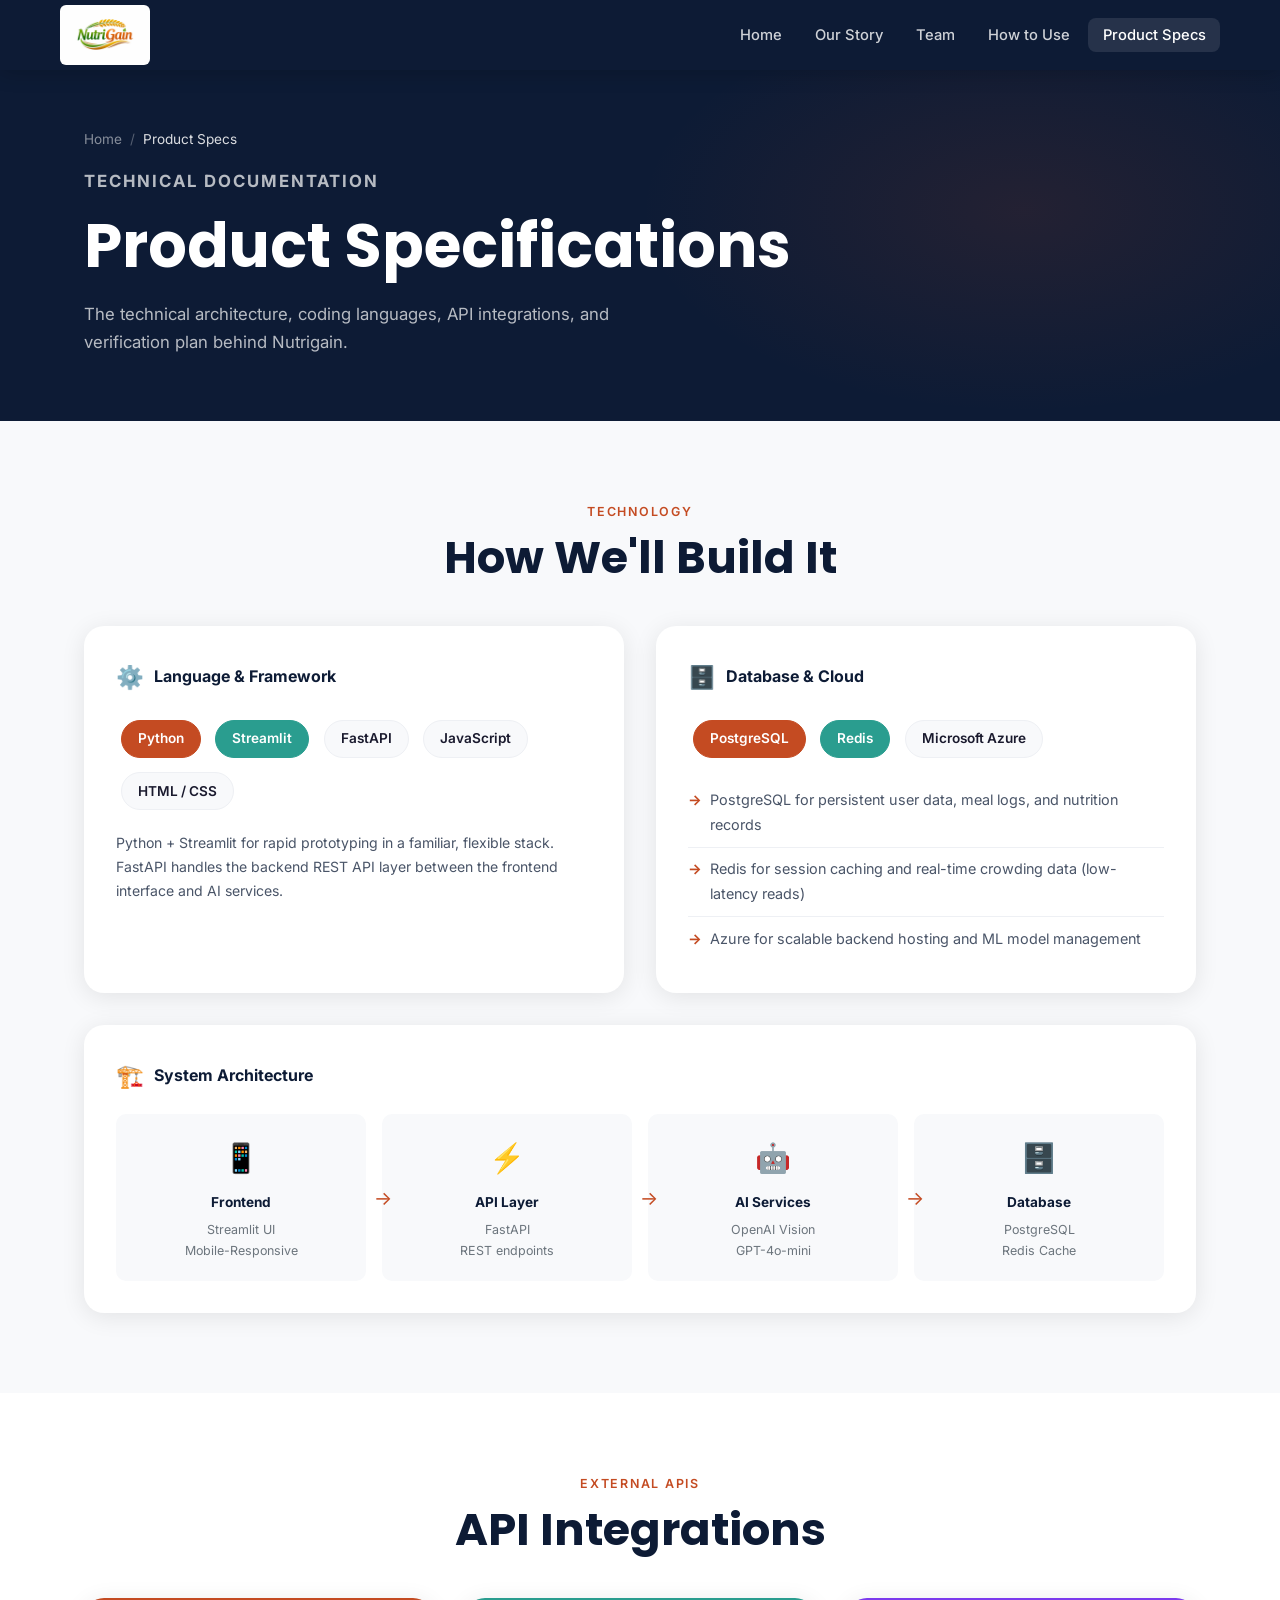
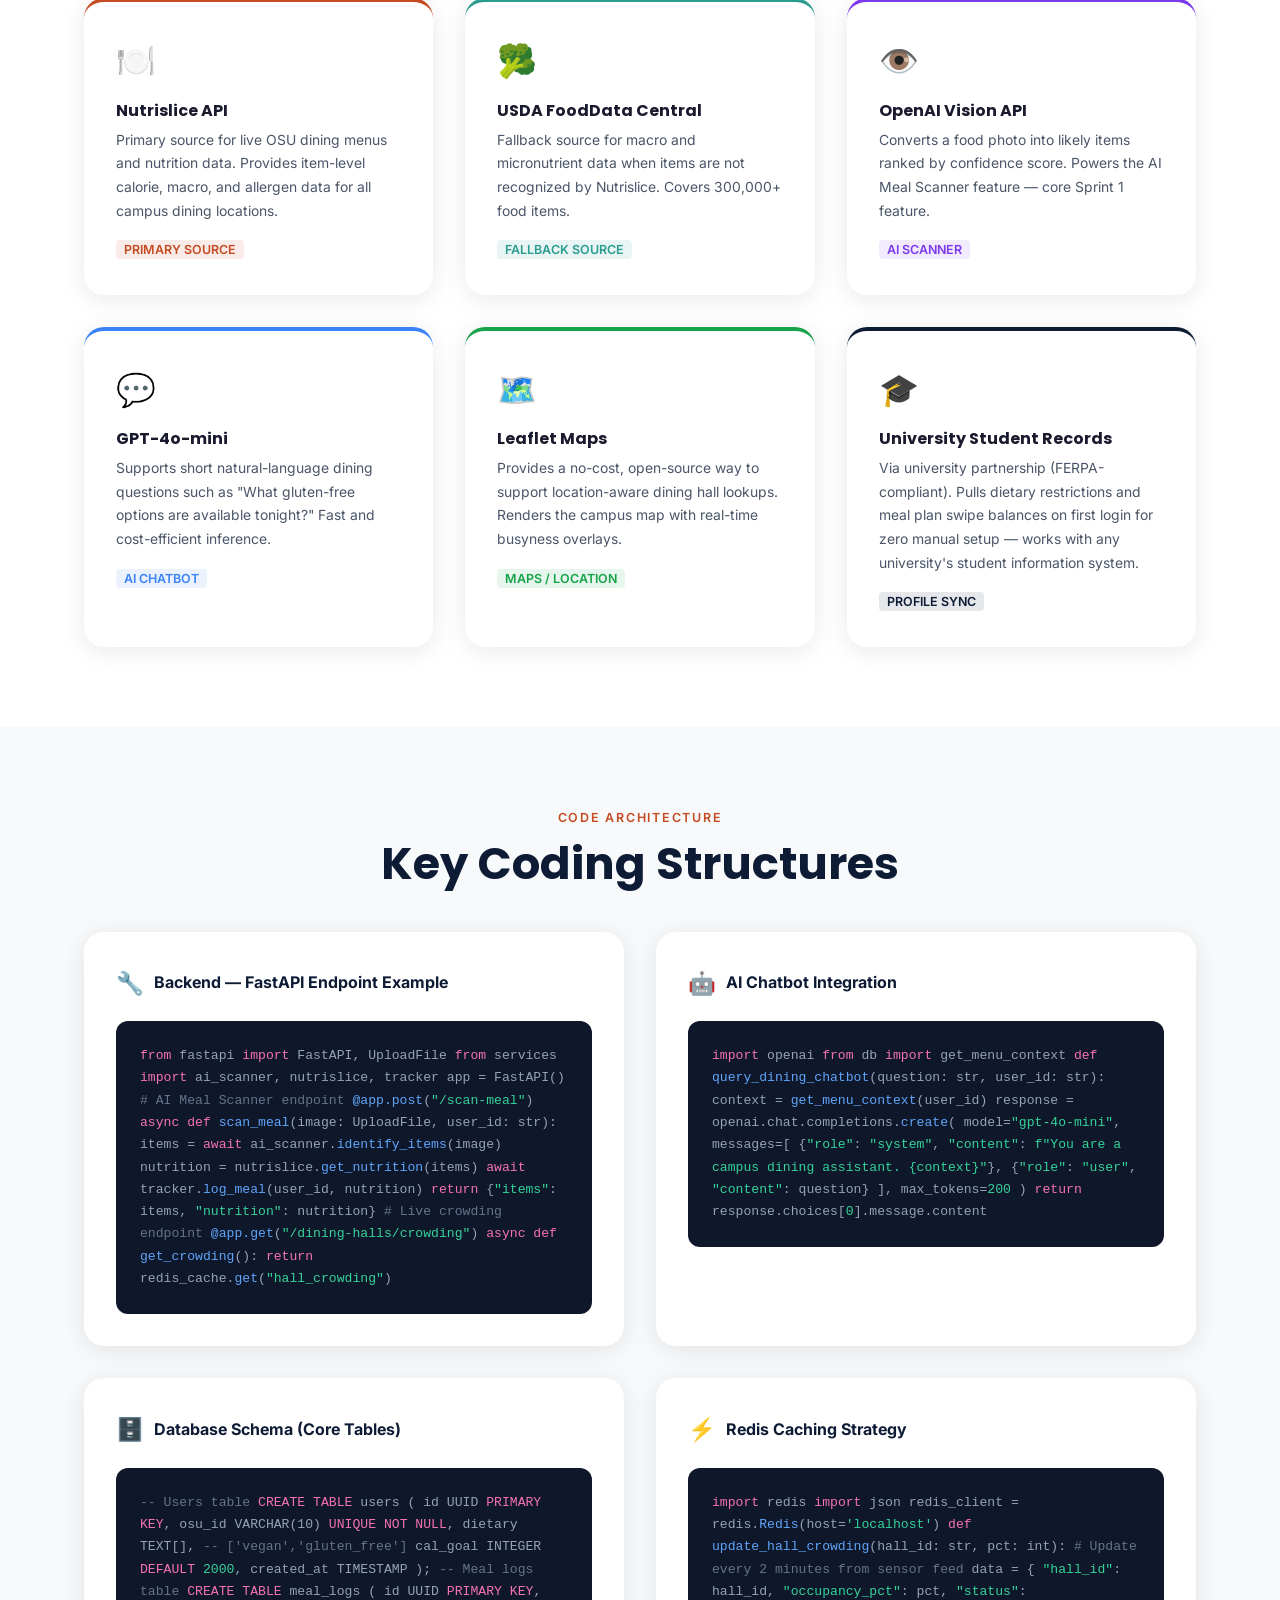
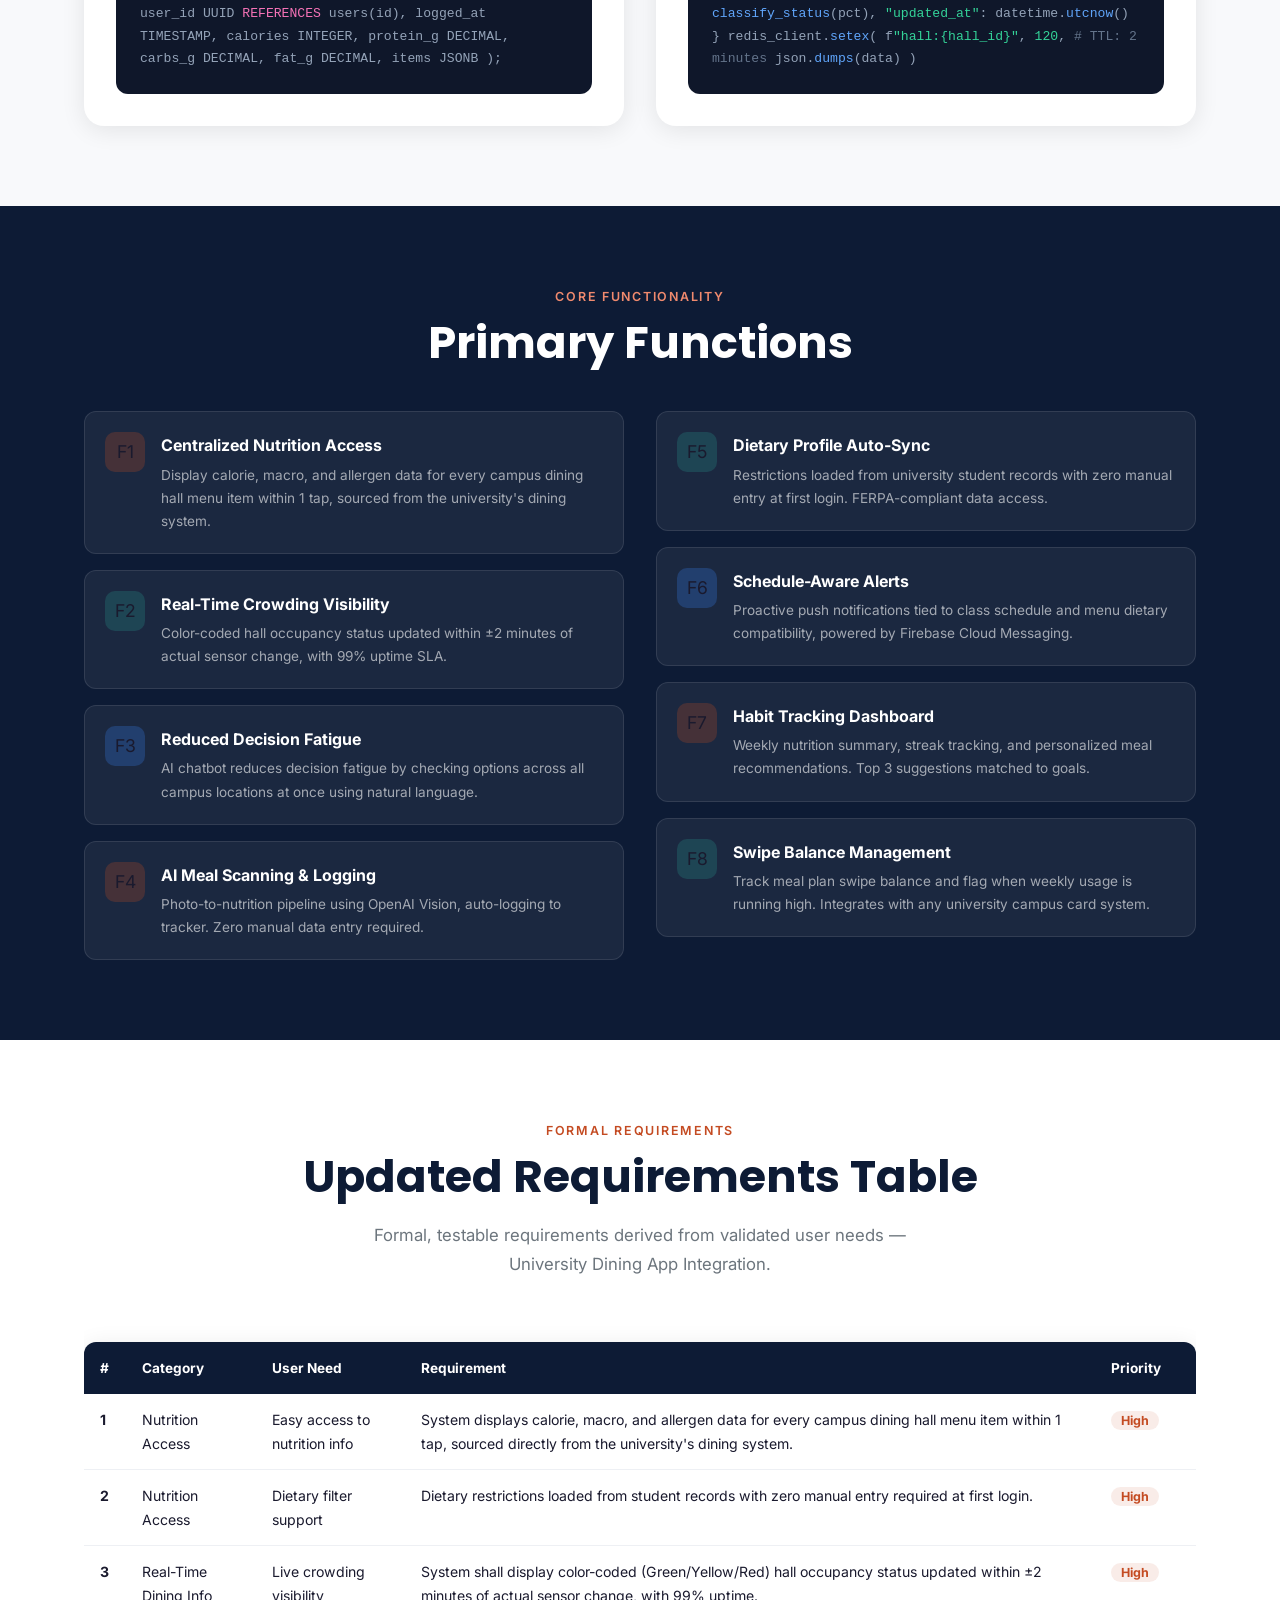
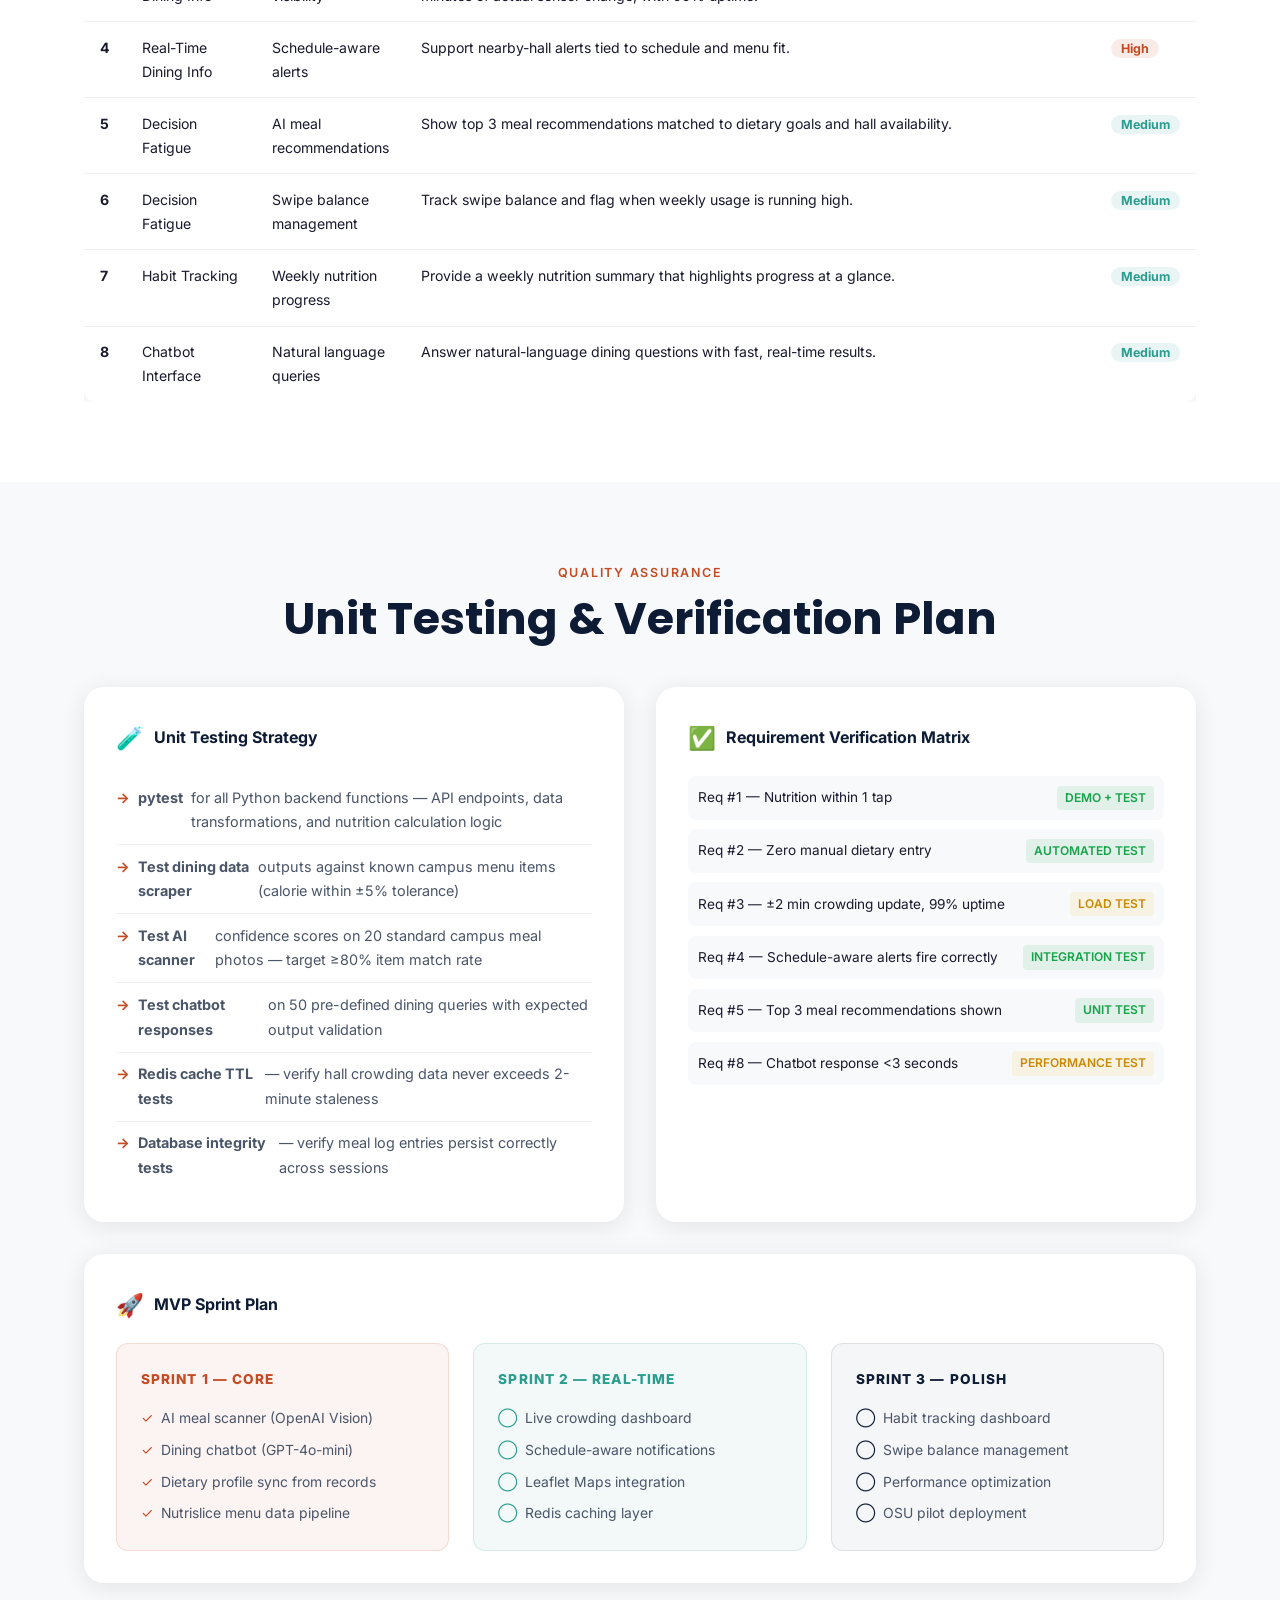
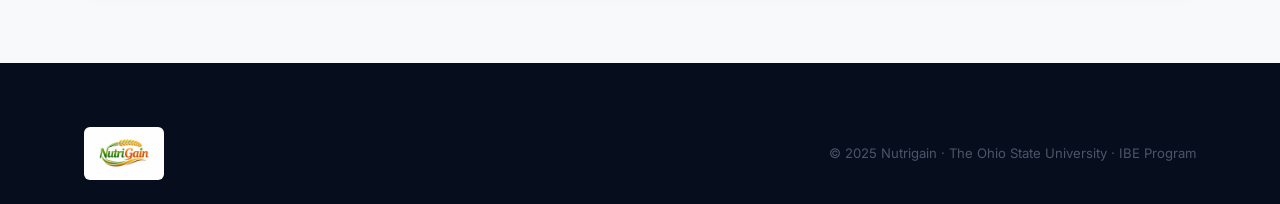
<file: product-specs.html>
<!DOCTYPE html>
<html lang="en">
<head>
  <meta charset="UTF-8">
  <meta name="viewport" content="width=device-width, initial-scale=1.0">
  <title>Product Specs — Nutrigain</title>
  <link rel="stylesheet" href="css/styles.css">
</head>
<body>

<nav class="navbar">
  <div class="nav-inner">
    <a href="index.html" class="nav-logo">
      <img src="images/nutrigain.png" alt="Nutrigain">
    </a>
    <ul class="nav-links">
      <li><a href="index.html">Home</a></li>
      <li><a href="our-story.html">Our Story</a></li>
      <li><a href="team.html">Team</a></li>
      <li><a href="how-to-use.html">How to Use</a></li>
      <li><a href="product-specs.html">Product Specs</a></li>
    </ul>
    <button class="hamburger" aria-label="Menu"><span></span><span></span><span></span></button>
  </div>
</nav>

<!-- ── Page Header ─────────────────────────────────────────── -->
<header class="page-header">
  <div class="container page-header-inner">
    <div class="breadcrumb">
      <a href="index.html">Home</a>
      <span class="sep">/</span>
      <span class="current">Product Specs</span>
    </div>
    <p class="page-header-label">Technical Documentation</p>
    <h1>Product Specifications</h1>
    <p>The technical architecture, coding languages, API integrations, and verification plan behind Nutrigain.</p>
  </div>
</header>

<!-- ── Tech Stack ──────────────────────────────────────────── -->
<section class="section section-alt">
  <div class="container">
    <div class="text-center fade-in" style="margin-bottom:2.5rem">
      <p class="section-label">Technology</p>
      <h2 class="section-title">How We'll Build It</h2>
    </div>

    <div class="spec-grid fade-in">
      <!-- Languages & Framework -->
      <div class="spec-card">
        <div class="spec-card-title"><span>⚙️</span> Language &amp; Framework</div>
        <div style="display:flex; flex-wrap:wrap; gap:0.3rem; margin-bottom:1rem">
          <span class="tech-pill primary">Python</span>
          <span class="tech-pill teal">Streamlit</span>
          <span class="tech-pill">FastAPI</span>
          <span class="tech-pill">JavaScript</span>
          <span class="tech-pill">HTML / CSS</span>
        </div>
        <p style="font-size:0.88rem">Python + Streamlit for rapid prototyping in a familiar, flexible stack. FastAPI handles the backend REST API layer between the frontend interface and AI services.</p>
      </div>

      <!-- Database & Cloud -->
      <div class="spec-card">
        <div class="spec-card-title"><span>🗄️</span> Database &amp; Cloud</div>
        <div style="display:flex; flex-wrap:wrap; gap:0.3rem; margin-bottom:1rem">
          <span class="tech-pill primary">PostgreSQL</span>
          <span class="tech-pill teal">Redis</span>
          <span class="tech-pill">Microsoft Azure</span>
        </div>
        <ul class="spec-list">
          <li>PostgreSQL for persistent user data, meal logs, and nutrition records</li>
          <li>Redis for session caching and real-time crowding data (low-latency reads)</li>
          <li>Azure for scalable backend hosting and ML model management</li>
        </ul>
      </div>

      <!-- Architecture -->
      <div class="spec-card" style="grid-column:1/-1">
        <div class="spec-card-title"><span>🏗️</span> System Architecture</div>
        <div style="display:grid; grid-template-columns:repeat(4,1fr); gap:1rem; margin-top:0.5rem">
          <div style="background:var(--off-white); border-radius:10px; padding:1.25rem; text-align:center">
            <div style="font-size:1.8rem; margin-bottom:0.5rem">📱</div>
            <div style="font-weight:700; font-size:0.85rem; margin-bottom:0.3rem; color:var(--navy)">Frontend</div>
            <div style="font-size:0.78rem; color:var(--gray)">Streamlit UI<br>Mobile-Responsive</div>
          </div>
          <div style="background:var(--off-white); border-radius:10px; padding:1.25rem; text-align:center; position:relative">
            <div style="position:absolute; left:-8px; top:50%; transform:translateY(-50%); font-size:1.2rem; color:var(--orange)">→</div>
            <div style="font-size:1.8rem; margin-bottom:0.5rem">⚡</div>
            <div style="font-weight:700; font-size:0.85rem; margin-bottom:0.3rem; color:var(--navy)">API Layer</div>
            <div style="font-size:0.78rem; color:var(--gray)">FastAPI<br>REST endpoints</div>
          </div>
          <div style="background:var(--off-white); border-radius:10px; padding:1.25rem; text-align:center; position:relative">
            <div style="position:absolute; left:-8px; top:50%; transform:translateY(-50%); font-size:1.2rem; color:var(--orange)">→</div>
            <div style="font-size:1.8rem; margin-bottom:0.5rem">🤖</div>
            <div style="font-weight:700; font-size:0.85rem; margin-bottom:0.3rem; color:var(--navy)">AI Services</div>
            <div style="font-size:0.78rem; color:var(--gray)">OpenAI Vision<br>GPT-4o-mini</div>
          </div>
          <div style="background:var(--off-white); border-radius:10px; padding:1.25rem; text-align:center; position:relative">
            <div style="position:absolute; left:-8px; top:50%; transform:translateY(-50%); font-size:1.2rem; color:var(--orange)">→</div>
            <div style="font-size:1.8rem; margin-bottom:0.5rem">🗄️</div>
            <div style="font-weight:700; font-size:0.85rem; margin-bottom:0.3rem; color:var(--navy)">Database</div>
            <div style="font-size:0.78rem; color:var(--gray)">PostgreSQL<br>Redis Cache</div>
          </div>
        </div>
      </div>
    </div>
  </div>
</section>

<!-- ── API Integrations ─────────────────────────────────────── -->
<section class="section">
  <div class="container">
    <div class="text-center fade-in" style="margin-bottom:2.5rem">
      <p class="section-label">External APIs</p>
      <h2 class="section-title">API Integrations</h2>
    </div>
    <div class="grid-3 fade-in">
      <div style="background:var(--white); border-radius:var(--radius-lg); padding:2rem; box-shadow:var(--shadow); border-top:4px solid var(--orange)">
        <div style="font-size:2rem; margin-bottom:0.75rem">🍽️</div>
        <h3 style="font-size:1rem; margin-bottom:0.5rem">Nutrislice API</h3>
        <p style="font-size:0.87rem; margin-bottom:0.75rem">Primary source for live OSU dining menus and nutrition data. Provides item-level calorie, macro, and allergen data for all campus dining locations.</p>
        <span style="font-size:0.78rem; background:rgba(196,75,34,0.1); color:var(--orange); padding:2px 8px; border-radius:4px; font-weight:600">PRIMARY SOURCE</span>
      </div>
      <div style="background:var(--white); border-radius:var(--radius-lg); padding:2rem; box-shadow:var(--shadow); border-top:4px solid var(--teal)">
        <div style="font-size:2rem; margin-bottom:0.75rem">🥦</div>
        <h3 style="font-size:1rem; margin-bottom:0.5rem">USDA FoodData Central</h3>
        <p style="font-size:0.87rem; margin-bottom:0.75rem">Fallback source for macro and micronutrient data when items are not recognized by Nutrislice. Covers 300,000+ food items.</p>
        <span style="font-size:0.78rem; background:rgba(42,157,143,0.1); color:var(--teal); padding:2px 8px; border-radius:4px; font-weight:600">FALLBACK SOURCE</span>
      </div>
      <div style="background:var(--white); border-radius:var(--radius-lg); padding:2rem; box-shadow:var(--shadow); border-top:4px solid #7c3aed">
        <div style="font-size:2rem; margin-bottom:0.75rem">👁️</div>
        <h3 style="font-size:1rem; margin-bottom:0.5rem">OpenAI Vision API</h3>
        <p style="font-size:0.87rem; margin-bottom:0.75rem">Converts a food photo into likely items ranked by confidence score. Powers the AI Meal Scanner feature — core Sprint 1 feature.</p>
        <span style="font-size:0.78rem; background:rgba(124,58,237,0.1); color:#7c3aed; padding:2px 8px; border-radius:4px; font-weight:600">AI SCANNER</span>
      </div>
      <div style="background:var(--white); border-radius:var(--radius-lg); padding:2rem; box-shadow:var(--shadow); border-top:4px solid #3b82f6">
        <div style="font-size:2rem; margin-bottom:0.75rem">💬</div>
        <h3 style="font-size:1rem; margin-bottom:0.5rem">GPT-4o-mini</h3>
        <p style="font-size:0.87rem; margin-bottom:0.75rem">Supports short natural-language dining questions such as "What gluten-free options are available tonight?" Fast and cost-efficient inference.</p>
        <span style="font-size:0.78rem; background:rgba(59,130,246,0.1); color:#3b82f6; padding:2px 8px; border-radius:4px; font-weight:600">AI CHATBOT</span>
      </div>
      <div style="background:var(--white); border-radius:var(--radius-lg); padding:2rem; box-shadow:var(--shadow); border-top:4px solid #16a34a">
        <div style="font-size:2rem; margin-bottom:0.75rem">🗺️</div>
        <h3 style="font-size:1rem; margin-bottom:0.5rem">Leaflet Maps</h3>
        <p style="font-size:0.87rem; margin-bottom:0.75rem">Provides a no-cost, open-source way to support location-aware dining hall lookups. Renders the campus map with real-time busyness overlays.</p>
        <span style="font-size:0.78rem; background:rgba(22,163,74,0.1); color:#16a34a; padding:2px 8px; border-radius:4px; font-weight:600">MAPS / LOCATION</span>
      </div>
      <div style="background:var(--white); border-radius:var(--radius-lg); padding:2rem; box-shadow:var(--shadow); border-top:4px solid var(--navy)">
        <div style="font-size:2rem; margin-bottom:0.75rem">🎓</div>
        <h3 style="font-size:1rem; margin-bottom:0.5rem">University Student Records</h3>
        <p style="font-size:0.87rem; margin-bottom:0.75rem">Via university partnership (FERPA-compliant). Pulls dietary restrictions and meal plan swipe balances on first login for zero manual setup — works with any university's student information system.</p>
        <span style="font-size:0.78rem; background:rgba(13,27,53,0.1); color:var(--navy); padding:2px 8px; border-radius:4px; font-weight:600">PROFILE SYNC</span>
      </div>
    </div>
  </div>
</section>

<!-- ── Key Coding Structures ────────────────────────────────── -->
<section class="section section-alt">
  <div class="container">
    <div class="text-center fade-in" style="margin-bottom:2.5rem">
      <p class="section-label">Code Architecture</p>
      <h2 class="section-title">Key Coding Structures</h2>
    </div>
    <div class="spec-grid fade-in">
      <div class="spec-card">
        <div class="spec-card-title"><span>🔧</span> Backend — FastAPI Endpoint Example</div>
        <div class="code-block">
<span class="keyword">from</span> fastapi <span class="keyword">import</span> FastAPI, UploadFile
<span class="keyword">from</span> services <span class="keyword">import</span> ai_scanner, nutrislice, tracker

app = FastAPI()

<span class="comment"># AI Meal Scanner endpoint</span>
<span class="func">@app.post</span>(<span class="string">"/scan-meal"</span>)
<span class="keyword">async def</span> <span class="func">scan_meal</span>(image: UploadFile, user_id: str):
    items = <span class="keyword">await</span> ai_scanner.<span class="func">identify_items</span>(image)
    nutrition = nutrislice.<span class="func">get_nutrition</span>(items)
    <span class="keyword">await</span> tracker.<span class="func">log_meal</span>(user_id, nutrition)
    <span class="keyword">return</span> {<span class="string">"items"</span>: items, <span class="string">"nutrition"</span>: nutrition}

<span class="comment"># Live crowding endpoint</span>
<span class="func">@app.get</span>(<span class="string">"/dining-halls/crowding"</span>)
<span class="keyword">async def</span> <span class="func">get_crowding</span>():
    <span class="keyword">return</span> redis_cache.<span class="func">get</span>(<span class="string">"hall_crowding"</span>)
        </div>
      </div>
      <div class="spec-card">
        <div class="spec-card-title"><span>🤖</span> AI Chatbot Integration</div>
        <div class="code-block">
<span class="keyword">import</span> openai
<span class="keyword">from</span> db <span class="keyword">import</span> get_menu_context

<span class="keyword">def</span> <span class="func">query_dining_chatbot</span>(question: str, user_id: str):
    context = <span class="func">get_menu_context</span>(user_id)

    response = openai.chat.completions.<span class="func">create</span>(
        model=<span class="string">"gpt-4o-mini"</span>,
        messages=[
            {<span class="string">"role"</span>: <span class="string">"system"</span>,
             <span class="string">"content"</span>: <span class="string">f"You are a campus dining assistant. {context}"</span>},
            {<span class="string">"role"</span>: <span class="string">"user"</span>,
             <span class="string">"content"</span>: question}
        ],
        max_tokens=<span class="string">200</span>
    )
    <span class="keyword">return</span> response.choices[<span class="string">0</span>].message.content
        </div>
      </div>
      <div class="spec-card">
        <div class="spec-card-title"><span>🗄️</span> Database Schema (Core Tables)</div>
        <div class="code-block">
<span class="comment">-- Users table</span>
<span class="keyword">CREATE TABLE</span> users (
    id          UUID <span class="keyword">PRIMARY KEY</span>,
    osu_id      VARCHAR(10) <span class="keyword">UNIQUE NOT NULL</span>,
    dietary     TEXT[],     <span class="comment">-- ['vegan','gluten_free']</span>
    cal_goal    INTEGER <span class="keyword">DEFAULT</span> <span class="string">2000</span>,
    created_at  TIMESTAMP
);

<span class="comment">-- Meal logs table</span>
<span class="keyword">CREATE TABLE</span> meal_logs (
    id          UUID <span class="keyword">PRIMARY KEY</span>,
    user_id     UUID <span class="keyword">REFERENCES</span> users(id),
    logged_at   TIMESTAMP,
    calories    INTEGER,
    protein_g   DECIMAL,
    carbs_g     DECIMAL,
    fat_g       DECIMAL,
    items       JSONB
);
        </div>
      </div>
      <div class="spec-card">
        <div class="spec-card-title"><span>⚡</span> Redis Caching Strategy</div>
        <div class="code-block">
<span class="keyword">import</span> redis
<span class="keyword">import</span> json

redis_client = redis.<span class="func">Redis</span>(host=<span class="string">'localhost'</span>)

<span class="keyword">def</span> <span class="func">update_hall_crowding</span>(hall_id: str, pct: int):
    <span class="comment"># Update every 2 minutes from sensor feed</span>
    data = {
        <span class="string">"hall_id"</span>: hall_id,
        <span class="string">"occupancy_pct"</span>: pct,
        <span class="string">"status"</span>: <span class="func">classify_status</span>(pct),
        <span class="string">"updated_at"</span>: datetime.<span class="func">utcnow</span>()
    }
    redis_client.<span class="func">setex</span>(
        f<span class="string">"hall:{hall_id}"</span>,
        <span class="string">120</span>,            <span class="comment"># TTL: 2 minutes</span>
        json.<span class="func">dumps</span>(data)
    )
        </div>
      </div>
    </div>
  </div>
</section>

<!-- ── Primary Functions ────────────────────────────────────── -->
<section class="section section-dark">
  <div class="container">
    <div class="text-center fade-in" style="margin-bottom:2.5rem">
      <p class="section-label" style="color:#f08a6e">Core Functionality</p>
      <h2 class="section-title" style="color:white">Primary Functions</h2>
    </div>
    <div class="grid-2 fade-in">
      <div>
        <div style="display:flex; flex-direction:column; gap:1rem">
          <div style="background:rgba(255,255,255,0.06); border:1px solid rgba(255,255,255,0.1); border-radius:var(--radius); padding:1.25rem; display:flex; gap:1rem; align-items:flex-start">
            <div style="width:40px; height:40px; background:rgba(196,75,34,0.25); border-radius:10px; display:flex; align-items:center; justify-content:center; flex-shrink:0; font-size:1.1rem">F1</div>
            <div>
              <div style="font-weight:700; color:white; margin-bottom:0.25rem">Centralized Nutrition Access</div>
              <div style="font-size:0.85rem; color:rgba(255,255,255,0.6)">Display calorie, macro, and allergen data for every campus dining hall menu item within 1 tap, sourced from the university's dining system.</div>
            </div>
          </div>
          <div style="background:rgba(255,255,255,0.06); border:1px solid rgba(255,255,255,0.1); border-radius:var(--radius); padding:1.25rem; display:flex; gap:1rem; align-items:flex-start">
            <div style="width:40px; height:40px; background:rgba(42,157,143,0.25); border-radius:10px; display:flex; align-items:center; justify-content:center; flex-shrink:0; font-size:1.1rem">F2</div>
            <div>
              <div style="font-weight:700; color:white; margin-bottom:0.25rem">Real-Time Crowding Visibility</div>
              <div style="font-size:0.85rem; color:rgba(255,255,255,0.6)">Color-coded hall occupancy status updated within ±2 minutes of actual sensor change, with 99% uptime SLA.</div>
            </div>
          </div>
          <div style="background:rgba(255,255,255,0.06); border:1px solid rgba(255,255,255,0.1); border-radius:var(--radius); padding:1.25rem; display:flex; gap:1rem; align-items:flex-start">
            <div style="width:40px; height:40px; background:rgba(59,130,246,0.25); border-radius:10px; display:flex; align-items:center; justify-content:center; flex-shrink:0; font-size:1.1rem">F3</div>
            <div>
              <div style="font-weight:700; color:white; margin-bottom:0.25rem">Reduced Decision Fatigue</div>
              <div style="font-size:0.85rem; color:rgba(255,255,255,0.6)">AI chatbot reduces decision fatigue by checking options across all campus locations at once using natural language.</div>
            </div>
          </div>
          <div style="background:rgba(255,255,255,0.06); border:1px solid rgba(255,255,255,0.1); border-radius:var(--radius); padding:1.25rem; display:flex; gap:1rem; align-items:flex-start">
            <div style="width:40px; height:40px; background:rgba(196,75,34,0.25); border-radius:10px; display:flex; align-items:center; justify-content:center; flex-shrink:0; font-size:1.1rem">F4</div>
            <div>
              <div style="font-weight:700; color:white; margin-bottom:0.25rem">AI Meal Scanning &amp; Logging</div>
              <div style="font-size:0.85rem; color:rgba(255,255,255,0.6)">Photo-to-nutrition pipeline using OpenAI Vision, auto-logging to tracker. Zero manual data entry required.</div>
            </div>
          </div>
        </div>
      </div>
      <div>
        <div style="display:flex; flex-direction:column; gap:1rem">
          <div style="background:rgba(255,255,255,0.06); border:1px solid rgba(255,255,255,0.1); border-radius:var(--radius); padding:1.25rem; display:flex; gap:1rem; align-items:flex-start">
            <div style="width:40px; height:40px; background:rgba(42,157,143,0.25); border-radius:10px; display:flex; align-items:center; justify-content:center; flex-shrink:0; font-size:1.1rem">F5</div>
            <div>
              <div style="font-weight:700; color:white; margin-bottom:0.25rem">Dietary Profile Auto-Sync</div>
              <div style="font-size:0.85rem; color:rgba(255,255,255,0.6)">Restrictions loaded from university student records with zero manual entry at first login. FERPA-compliant data access.</div>
            </div>
          </div>
          <div style="background:rgba(255,255,255,0.06); border:1px solid rgba(255,255,255,0.1); border-radius:var(--radius); padding:1.25rem; display:flex; gap:1rem; align-items:flex-start">
            <div style="width:40px; height:40px; background:rgba(59,130,246,0.25); border-radius:10px; display:flex; align-items:center; justify-content:center; flex-shrink:0; font-size:1.1rem">F6</div>
            <div>
              <div style="font-weight:700; color:white; margin-bottom:0.25rem">Schedule-Aware Alerts</div>
              <div style="font-size:0.85rem; color:rgba(255,255,255,0.6)">Proactive push notifications tied to class schedule and menu dietary compatibility, powered by Firebase Cloud Messaging.</div>
            </div>
          </div>
          <div style="background:rgba(255,255,255,0.06); border:1px solid rgba(255,255,255,0.1); border-radius:var(--radius); padding:1.25rem; display:flex; gap:1rem; align-items:flex-start">
            <div style="width:40px; height:40px; background:rgba(196,75,34,0.25); border-radius:10px; display:flex; align-items:center; justify-content:center; flex-shrink:0; font-size:1.1rem">F7</div>
            <div>
              <div style="font-weight:700; color:white; margin-bottom:0.25rem">Habit Tracking Dashboard</div>
              <div style="font-size:0.85rem; color:rgba(255,255,255,0.6)">Weekly nutrition summary, streak tracking, and personalized meal recommendations. Top 3 suggestions matched to goals.</div>
            </div>
          </div>
          <div style="background:rgba(255,255,255,0.06); border:1px solid rgba(255,255,255,0.1); border-radius:var(--radius); padding:1.25rem; display:flex; gap:1rem; align-items:flex-start">
            <div style="width:40px; height:40px; background:rgba(42,157,143,0.25); border-radius:10px; display:flex; align-items:center; justify-content:center; flex-shrink:0; font-size:1.1rem">F8</div>
            <div>
              <div style="font-weight:700; color:white; margin-bottom:0.25rem">Swipe Balance Management</div>
              <div style="font-size:0.85rem; color:rgba(255,255,255,0.6)">Track meal plan swipe balance and flag when weekly usage is running high. Integrates with any university campus card system.</div>
            </div>
          </div>
        </div>
      </div>
    </div>
  </div>
</section>

<!-- ── Requirements Table ───────────────────────────────────── -->
<section class="section">
  <div class="container">
    <div class="text-center fade-in" style="margin-bottom:2rem">
      <p class="section-label">Formal Requirements</p>
      <h2 class="section-title">Updated Requirements Table</h2>
      <p class="section-subtitle">Formal, testable requirements derived from validated user needs — University Dining App Integration.</p>
    </div>
    <div class="fade-in" style="overflow-x:auto">
      <table class="req-table">
        <thead>
          <tr>
            <th style="width:40px">#</th>
            <th style="width:130px">Category</th>
            <th style="width:140px">User Need</th>
            <th>Requirement</th>
            <th style="width:80px">Priority</th>
          </tr>
        </thead>
        <tbody>
          <tr>
            <td style="font-weight:700">1</td>
            <td>Nutrition Access</td>
            <td>Easy access to nutrition info</td>
            <td>System displays calorie, macro, and allergen data for every campus dining hall menu item within 1 tap, sourced directly from the university's dining system.</td>
            <td><span class="priority-high">High</span></td>
          </tr>
          <tr>
            <td style="font-weight:700">2</td>
            <td>Nutrition Access</td>
            <td>Dietary filter support</td>
            <td>Dietary restrictions loaded from student records with zero manual entry required at first login.</td>
            <td><span class="priority-high">High</span></td>
          </tr>
          <tr>
            <td style="font-weight:700">3</td>
            <td>Real-Time Dining Info</td>
            <td>Live crowding visibility</td>
            <td>System shall display color-coded (Green/Yellow/Red) hall occupancy status updated within ±2 minutes of actual sensor change, with 99% uptime.</td>
            <td><span class="priority-high">High</span></td>
          </tr>
          <tr>
            <td style="font-weight:700">4</td>
            <td>Real-Time Dining Info</td>
            <td>Schedule-aware alerts</td>
            <td>Support nearby-hall alerts tied to schedule and menu fit.</td>
            <td><span class="priority-high">High</span></td>
          </tr>
          <tr>
            <td style="font-weight:700">5</td>
            <td>Decision Fatigue</td>
            <td>AI meal recommendations</td>
            <td>Show top 3 meal recommendations matched to dietary goals and hall availability.</td>
            <td><span class="priority-medium">Medium</span></td>
          </tr>
          <tr>
            <td style="font-weight:700">6</td>
            <td>Decision Fatigue</td>
            <td>Swipe balance management</td>
            <td>Track swipe balance and flag when weekly usage is running high.</td>
            <td><span class="priority-medium">Medium</span></td>
          </tr>
          <tr>
            <td style="font-weight:700">7</td>
            <td>Habit Tracking</td>
            <td>Weekly nutrition progress</td>
            <td>Provide a weekly nutrition summary that highlights progress at a glance.</td>
            <td><span class="priority-medium">Medium</span></td>
          </tr>
          <tr>
            <td style="font-weight:700">8</td>
            <td>Chatbot Interface</td>
            <td>Natural language queries</td>
            <td>Answer natural-language dining questions with fast, real-time results.</td>
            <td><span class="priority-medium">Medium</span></td>
          </tr>
        </tbody>
      </table>
    </div>
  </div>
</section>

<!-- ── Unit Testing & Verification ─────────────────────────── -->
<section class="section section-alt">
  <div class="container">
    <div class="text-center fade-in" style="margin-bottom:2.5rem">
      <p class="section-label">Quality Assurance</p>
      <h2 class="section-title">Unit Testing &amp; Verification Plan</h2>
    </div>
    <div class="spec-grid fade-in">
      <div class="spec-card">
        <div class="spec-card-title"><span>🧪</span> Unit Testing Strategy</div>
        <ul class="spec-list">
          <li><strong>pytest</strong> for all Python backend functions — API endpoints, data transformations, and nutrition calculation logic</li>
          <li><strong>Test dining data scraper</strong> outputs against known campus menu items (calorie within ±5% tolerance)</li>
          <li><strong>Test AI scanner</strong> confidence scores on 20 standard campus meal photos — target ≥80% item match rate</li>
          <li><strong>Test chatbot responses</strong> on 50 pre-defined dining queries with expected output validation</li>
          <li><strong>Redis cache TTL tests</strong> — verify hall crowding data never exceeds 2-minute staleness</li>
          <li><strong>Database integrity tests</strong> — verify meal log entries persist correctly across sessions</li>
        </ul>
      </div>
      <div class="spec-card">
        <div class="spec-card-title"><span>✅</span> Requirement Verification Matrix</div>
        <div style="display:flex; flex-direction:column; gap:0.6rem; margin-top:0.25rem">
          <div style="display:flex; align-items:center; justify-content:space-between; padding:0.6rem; background:var(--off-white); border-radius:8px; font-size:0.85rem">
            <span>Req #1 — Nutrition within 1 tap</span>
            <span style="background:rgba(22,163,74,0.1); color:#16a34a; padding:2px 8px; border-radius:4px; font-size:0.75rem; font-weight:600">DEMO + TEST</span>
          </div>
          <div style="display:flex; align-items:center; justify-content:space-between; padding:0.6rem; background:var(--off-white); border-radius:8px; font-size:0.85rem">
            <span>Req #2 — Zero manual dietary entry</span>
            <span style="background:rgba(22,163,74,0.1); color:#16a34a; padding:2px 8px; border-radius:4px; font-size:0.75rem; font-weight:600">AUTOMATED TEST</span>
          </div>
          <div style="display:flex; align-items:center; justify-content:space-between; padding:0.6rem; background:var(--off-white); border-radius:8px; font-size:0.85rem">
            <span>Req #3 — ±2 min crowding update, 99% uptime</span>
            <span style="background:rgba(234,179,8,0.1); color:#ca8a04; padding:2px 8px; border-radius:4px; font-size:0.75rem; font-weight:600">LOAD TEST</span>
          </div>
          <div style="display:flex; align-items:center; justify-content:space-between; padding:0.6rem; background:var(--off-white); border-radius:8px; font-size:0.85rem">
            <span>Req #4 — Schedule-aware alerts fire correctly</span>
            <span style="background:rgba(22,163,74,0.1); color:#16a34a; padding:2px 8px; border-radius:4px; font-size:0.75rem; font-weight:600">INTEGRATION TEST</span>
          </div>
          <div style="display:flex; align-items:center; justify-content:space-between; padding:0.6rem; background:var(--off-white); border-radius:8px; font-size:0.85rem">
            <span>Req #5 — Top 3 meal recommendations shown</span>
            <span style="background:rgba(22,163,74,0.1); color:#16a34a; padding:2px 8px; border-radius:4px; font-size:0.75rem; font-weight:600">UNIT TEST</span>
          </div>
          <div style="display:flex; align-items:center; justify-content:space-between; padding:0.6rem; background:var(--off-white); border-radius:8px; font-size:0.85rem">
            <span>Req #8 — Chatbot response &lt;3 seconds</span>
            <span style="background:rgba(234,179,8,0.1); color:#ca8a04; padding:2px 8px; border-radius:4px; font-size:0.75rem; font-weight:600">PERFORMANCE TEST</span>
          </div>
        </div>
      </div>

      <!-- Sprint Plan -->
      <div class="spec-card" style="grid-column:1/-1">
        <div class="spec-card-title"><span>🚀</span> MVP Sprint Plan</div>
        <div style="display:grid; grid-template-columns:repeat(3,1fr); gap:1.5rem; margin-top:0.5rem">
          <div style="background:rgba(196,75,34,0.06); border:1px solid rgba(196,75,34,0.15); border-radius:var(--radius); padding:1.5rem">
            <div style="font-weight:800; color:var(--orange); font-size:0.85rem; text-transform:uppercase; letter-spacing:0.08em; margin-bottom:1rem">Sprint 1 — Core</div>
            <ul style="list-style:none; font-size:0.87rem; color:#4a5568">
              <li style="margin-bottom:0.5rem; display:flex; gap:0.5rem; align-items:flex-start"><span style="color:var(--orange); flex-shrink:0">✓</span> AI meal scanner (OpenAI Vision)</li>
              <li style="margin-bottom:0.5rem; display:flex; gap:0.5rem; align-items:flex-start"><span style="color:var(--orange); flex-shrink:0">✓</span> Dining chatbot (GPT-4o-mini)</li>
              <li style="margin-bottom:0.5rem; display:flex; gap:0.5rem; align-items:flex-start"><span style="color:var(--orange); flex-shrink:0">✓</span> Dietary profile sync from records</li>
              <li style="display:flex; gap:0.5rem; align-items:flex-start"><span style="color:var(--orange); flex-shrink:0">✓</span> Nutrislice menu data pipeline</li>
            </ul>
          </div>
          <div style="background:rgba(42,157,143,0.06); border:1px solid rgba(42,157,143,0.15); border-radius:var(--radius); padding:1.5rem">
            <div style="font-weight:800; color:var(--teal); font-size:0.85rem; text-transform:uppercase; letter-spacing:0.08em; margin-bottom:1rem">Sprint 2 — Real-Time</div>
            <ul style="list-style:none; font-size:0.87rem; color:#4a5568">
              <li style="margin-bottom:0.5rem; display:flex; gap:0.5rem; align-items:flex-start"><span style="color:var(--teal); flex-shrink:0">◯</span> Live crowding dashboard</li>
              <li style="margin-bottom:0.5rem; display:flex; gap:0.5rem; align-items:flex-start"><span style="color:var(--teal); flex-shrink:0">◯</span> Schedule-aware notifications</li>
              <li style="margin-bottom:0.5rem; display:flex; gap:0.5rem; align-items:flex-start"><span style="color:var(--teal); flex-shrink:0">◯</span> Leaflet Maps integration</li>
              <li style="display:flex; gap:0.5rem; align-items:flex-start"><span style="color:var(--teal); flex-shrink:0">◯</span> Redis caching layer</li>
            </ul>
          </div>
          <div style="background:rgba(13,27,53,0.04); border:1px solid rgba(13,27,53,0.1); border-radius:var(--radius); padding:1.5rem">
            <div style="font-weight:800; color:var(--navy); font-size:0.85rem; text-transform:uppercase; letter-spacing:0.08em; margin-bottom:1rem">Sprint 3 — Polish</div>
            <ul style="list-style:none; font-size:0.87rem; color:#4a5568">
              <li style="margin-bottom:0.5rem; display:flex; gap:0.5rem; align-items:flex-start"><span style="color:var(--navy); flex-shrink:0">◯</span> Habit tracking dashboard</li>
              <li style="margin-bottom:0.5rem; display:flex; gap:0.5rem; align-items:flex-start"><span style="color:var(--navy); flex-shrink:0">◯</span> Swipe balance management</li>
              <li style="margin-bottom:0.5rem; display:flex; gap:0.5rem; align-items:flex-start"><span style="color:var(--navy); flex-shrink:0">◯</span> Performance optimization</li>
              <li style="display:flex; gap:0.5rem; align-items:flex-start"><span style="color:var(--navy); flex-shrink:0">◯</span> OSU pilot deployment</li>
            </ul>
          </div>
        </div>
      </div>
    </div>
  </div>
</section>

<footer class="footer">
  <div class="container">
    <div class="footer-bottom" style="border-top:none; padding-top:0">
      <div class="nav-logo">
        <img src="images/nutrigain.png" alt="Nutrigain">
      </div>
      <p>&copy; 2025 Nutrigain · The Ohio State University · IBE Program</p>
    </div>
  </div>
</footer>

<script src="js/main.js"></script>
</body>
</html>
</file>
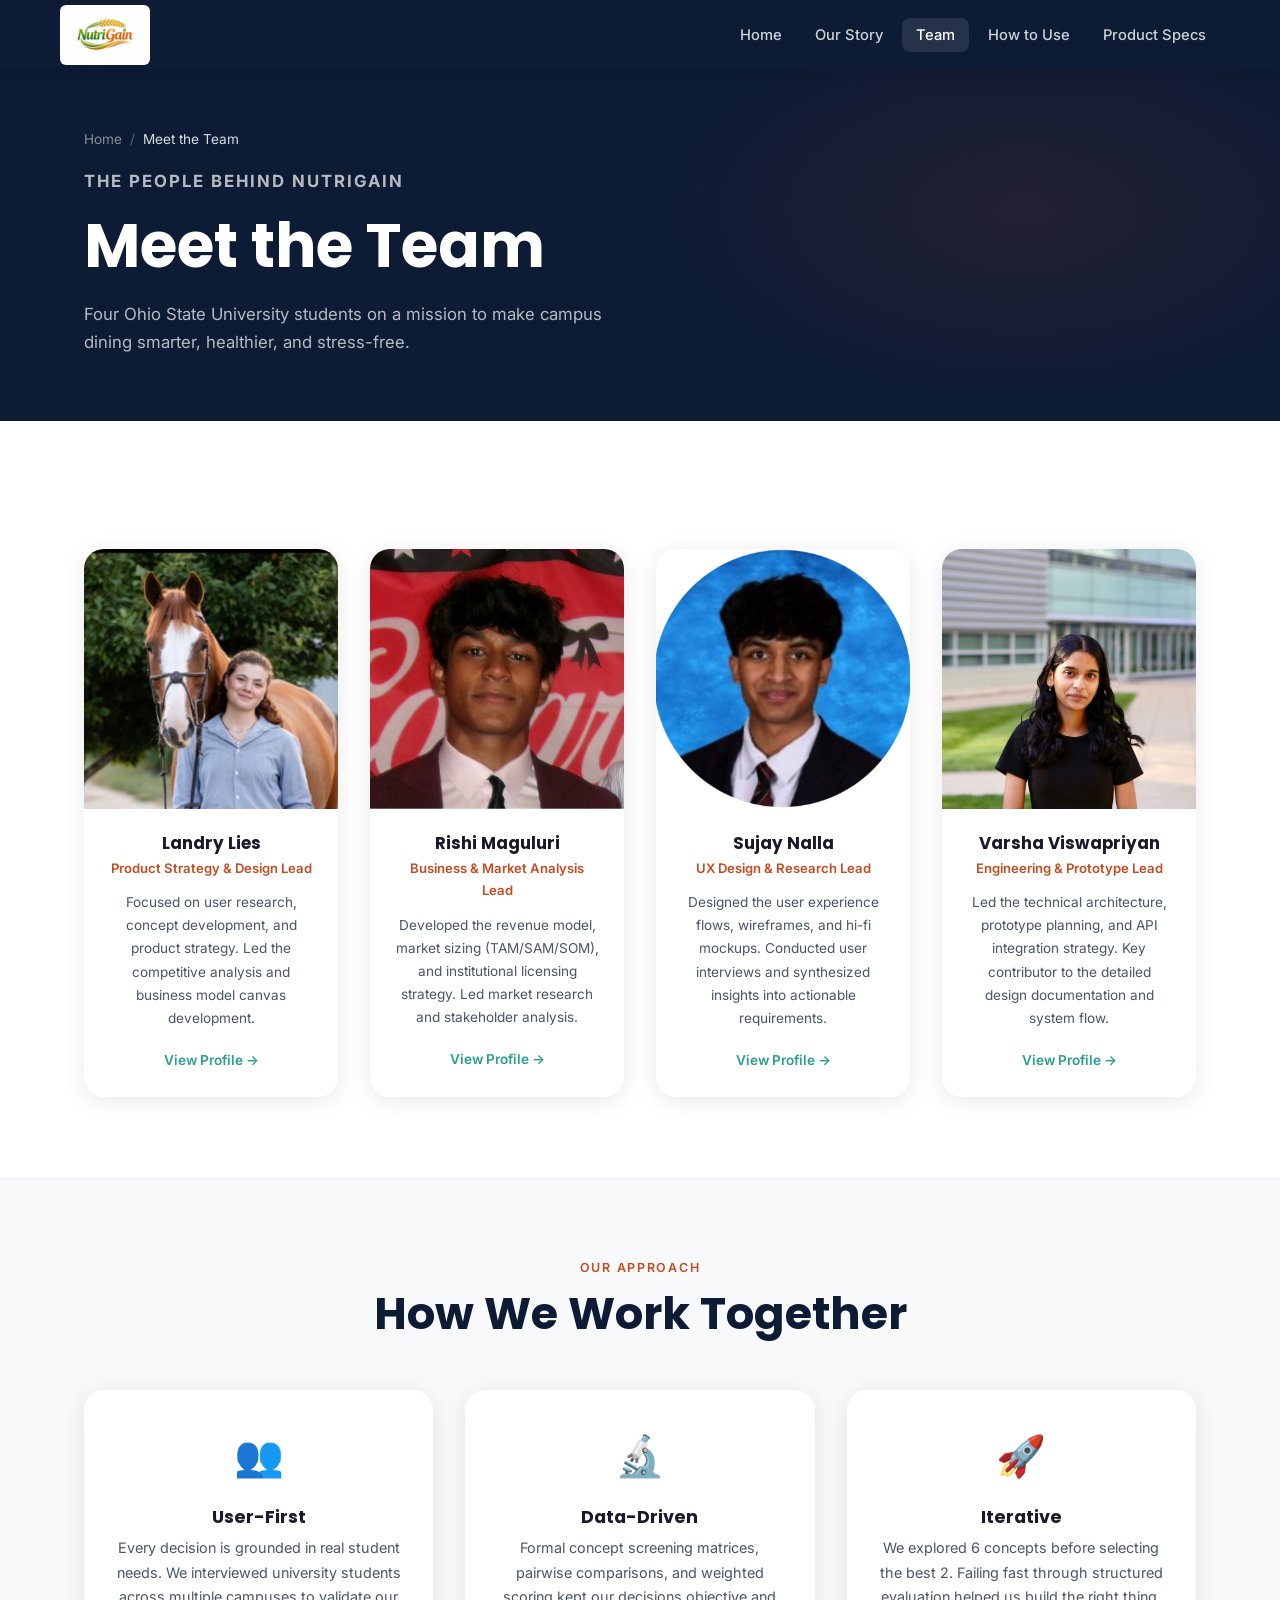
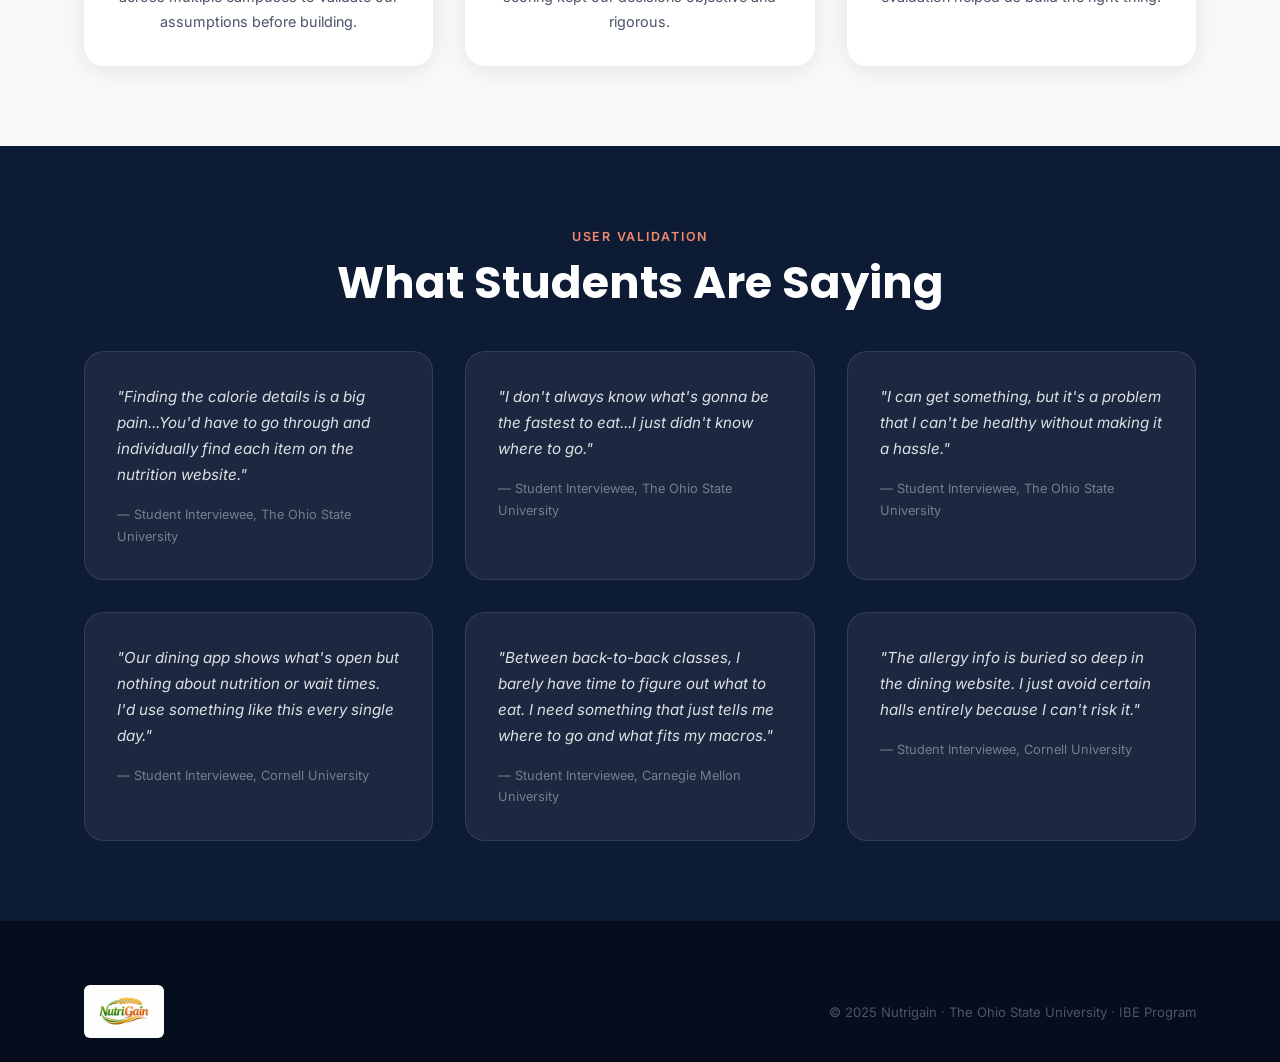
<file: team.html>
<!DOCTYPE html>
<html lang="en">
<head>
  <meta charset="UTF-8">
  <meta name="viewport" content="width=device-width, initial-scale=1.0">
  <title>Meet the Team — Nutrigain</title>
  <link rel="stylesheet" href="css/styles.css">
</head>
<body>

<nav class="navbar">
  <div class="nav-inner">
    <a href="index.html" class="nav-logo">
      <img src="images/nutrigain.png" alt="Nutrigain">
    </a>
    <ul class="nav-links">
      <li><a href="index.html">Home</a></li>
      <li><a href="our-story.html">Our Story</a></li>
      <li><a href="team.html">Team</a></li>
      <li><a href="how-to-use.html">How to Use</a></li>
      <li><a href="product-specs.html">Product Specs</a></li>
    </ul>
    <button class="hamburger" aria-label="Menu"><span></span><span></span><span></span></button>
  </div>
</nav>

<!-- ── Page Header ─────────────────────────────────────────── -->
<header class="page-header">
  <div class="container page-header-inner">
    <div class="breadcrumb">
      <a href="index.html">Home</a>
      <span class="sep">/</span>
      <span class="current">Meet the Team</span>
    </div>
    <p class="page-header-label">The People Behind Nutrigain</p>
    <h1>Meet the Team</h1>
    <p>Four Ohio State University students on a mission to make campus dining smarter, healthier, and stress-free.</p>
  </div>
</header>

<!-- ── Team Grid ───────────────────────────────────────────── -->
<section class="section">
  <div class="container">
    <div class="team-grid">

      <!-- Landry Lies -->
      <div class="team-card fade-in">
        <div class="team-photo">
          <img src="images/landry.jpg" alt="Landry Lies">
        </div>
        <div class="team-info">
          <h3 class="team-name">Landry Lies</h3>
          <div class="team-role">Product Strategy &amp; Design Lead</div>
          <p class="team-bio">Focused on user research, concept development, and product strategy. Led the competitive analysis and business model canvas development.</p>
          <a href="team/landry-lies.html" class="team-link">View Profile →</a>
        </div>
      </div>

      <!-- Rishi Maguluri -->
      <div class="team-card fade-in fade-in-delay-1">
        <div class="team-photo">
          <img src="images/rishi.jpg" alt="Rishi Maguluri">
        </div>
        <div class="team-info">
          <h3 class="team-name">Rishi Maguluri</h3>
          <div class="team-role">Business &amp; Market Analysis Lead</div>
          <p class="team-bio">Developed the revenue model, market sizing (TAM/SAM/SOM), and institutional licensing strategy. Led market research and stakeholder analysis.</p>
          <a href="team/rishi-maguluri.html" class="team-link">View Profile →</a>
        </div>
      </div>

      <!-- Sujay Nalla -->
      <div class="team-card fade-in fade-in-delay-2">
        <div class="team-photo">
          <img src="images/sujay.jpg" alt="Sujay Nalla">
        </div>
        <div class="team-info">
          <h3 class="team-name">Sujay Nalla</h3>
          <div class="team-role">UX Design &amp; Research Lead</div>
          <p class="team-bio">Designed the user experience flows, wireframes, and hi-fi mockups. Conducted user interviews and synthesized insights into actionable requirements.</p>
          <a href="team/sujay-nalla.html" class="team-link">View Profile →</a>
        </div>
      </div>

      <!-- Varsha Viswapriyan -->
      <div class="team-card fade-in fade-in-delay-3">
        <div class="team-photo">
          <img src="images/varsha.jpg" alt="Varsha Viswapriyan">
        </div>
        <div class="team-info">
          <h3 class="team-name">Varsha Viswapriyan</h3>
          <div class="team-role">Engineering &amp; Prototype Lead</div>
          <p class="team-bio">Led the technical architecture, prototype planning, and API integration strategy. Key contributor to the detailed design documentation and system flow.</p>
          <a href="team/varsha-viswapriyan.html" class="team-link">View Profile →</a>
        </div>
      </div>
    </div>
  </div>
</section>

<!-- ── Team Values ─────────────────────────────────────────── -->
<section class="section section-alt">
  <div class="container">
    <div class="text-center fade-in" style="margin-bottom:3rem">
      <p class="section-label">Our Approach</p>
      <h2 class="section-title">How We Work Together</h2>
    </div>
    <div class="grid-3 fade-in">
      <div style="background:var(--white); border-radius:var(--radius-lg); padding:2rem; box-shadow:var(--shadow); text-align:center">
        <div style="font-size:2.5rem; margin-bottom:1rem">👥</div>
        <h3 style="margin-bottom:0.5rem; font-size:1.1rem">User-First</h3>
        <p style="font-size:0.9rem">Every decision is grounded in real student needs. We interviewed university students across multiple campuses to validate our assumptions before building.</p>
      </div>
      <div style="background:var(--white); border-radius:var(--radius-lg); padding:2rem; box-shadow:var(--shadow); text-align:center">
        <div style="font-size:2.5rem; margin-bottom:1rem">🔬</div>
        <h3 style="margin-bottom:0.5rem; font-size:1.1rem">Data-Driven</h3>
        <p style="font-size:0.9rem">Formal concept screening matrices, pairwise comparisons, and weighted scoring kept our decisions objective and rigorous.</p>
      </div>
      <div style="background:var(--white); border-radius:var(--radius-lg); padding:2rem; box-shadow:var(--shadow); text-align:center">
        <div style="font-size:2.5rem; margin-bottom:1rem">🚀</div>
        <h3 style="margin-bottom:0.5rem; font-size:1.1rem">Iterative</h3>
        <p style="font-size:0.9rem">We explored 6 concepts before selecting the best 2. Failing fast through structured evaluation helped us build the right thing.</p>
      </div>
    </div>
  </div>
</section>

<!-- ── Quotes ───────────────────────────────────────────────── -->
<section class="section section-dark">
  <div class="container">
    <div class="text-center fade-in" style="margin-bottom:2.5rem">
      <p class="section-label" style="color:#f08a6e">User Validation</p>
      <h2 class="section-title" style="color:white">What Students Are Saying</h2>
    </div>
    <div class="grid-3 fade-in">
      <div style="background:rgba(255,255,255,0.06); border:1px solid rgba(255,255,255,0.1); border-radius:var(--radius-lg); padding:2rem">
        <p style="color:rgba(255,255,255,0.85); font-style:italic; font-size:0.95rem; margin-bottom:1rem">"Finding the calorie details is a big pain...You'd have to go through and individually find each item on the nutrition website."</p>
        <p style="color:rgba(255,255,255,0.4); font-size:0.8rem">— Student Interviewee, The Ohio State University</p>
      </div>
      <div style="background:rgba(255,255,255,0.06); border:1px solid rgba(255,255,255,0.1); border-radius:var(--radius-lg); padding:2rem">
        <p style="color:rgba(255,255,255,0.85); font-style:italic; font-size:0.95rem; margin-bottom:1rem">"I don't always know what's gonna be the fastest to eat...I just didn't know where to go."</p>
        <p style="color:rgba(255,255,255,0.4); font-size:0.8rem">— Student Interviewee, The Ohio State University</p>
      </div>
      <div style="background:rgba(255,255,255,0.06); border:1px solid rgba(255,255,255,0.1); border-radius:var(--radius-lg); padding:2rem">
        <p style="color:rgba(255,255,255,0.85); font-style:italic; font-size:0.95rem; margin-bottom:1rem">"I can get something, but it's a problem that I can't be healthy without making it a hassle."</p>
        <p style="color:rgba(255,255,255,0.4); font-size:0.8rem">— Student Interviewee, The Ohio State University</p>
      </div>
      <div style="background:rgba(255,255,255,0.06); border:1px solid rgba(255,255,255,0.1); border-radius:var(--radius-lg); padding:2rem">
        <p style="color:rgba(255,255,255,0.85); font-style:italic; font-size:0.95rem; margin-bottom:1rem">"Our dining app shows what's open but nothing about nutrition or wait times. I'd use something like this every single day."</p>
        <p style="color:rgba(255,255,255,0.4); font-size:0.8rem">— Student Interviewee, Cornell University</p>
      </div>
      <div style="background:rgba(255,255,255,0.06); border:1px solid rgba(255,255,255,0.1); border-radius:var(--radius-lg); padding:2rem">
        <p style="color:rgba(255,255,255,0.85); font-style:italic; font-size:0.95rem; margin-bottom:1rem">"Between back-to-back classes, I barely have time to figure out what to eat. I need something that just tells me where to go and what fits my macros."</p>
        <p style="color:rgba(255,255,255,0.4); font-size:0.8rem">— Student Interviewee, Carnegie Mellon University</p>
      </div>
      <div style="background:rgba(255,255,255,0.06); border:1px solid rgba(255,255,255,0.1); border-radius:var(--radius-lg); padding:2rem">
        <p style="color:rgba(255,255,255,0.85); font-style:italic; font-size:0.95rem; margin-bottom:1rem">"The allergy info is buried so deep in the dining website. I just avoid certain halls entirely because I can't risk it."</p>
        <p style="color:rgba(255,255,255,0.4); font-size:0.8rem">— Student Interviewee, Cornell University</p>
      </div>
    </div>
  </div>
</section>

<footer class="footer">
  <div class="container">
    <div class="footer-bottom" style="border-top:none; padding-top:0">
      <div class="nav-logo">
        <img src="images/nutrigain.png" alt="Nutrigain">
      </div>
      <p>&copy; 2025 Nutrigain · The Ohio State University · IBE Program</p>
    </div>
  </div>
</footer>

<script src="js/main.js"></script>
</body>
</html>
</file>
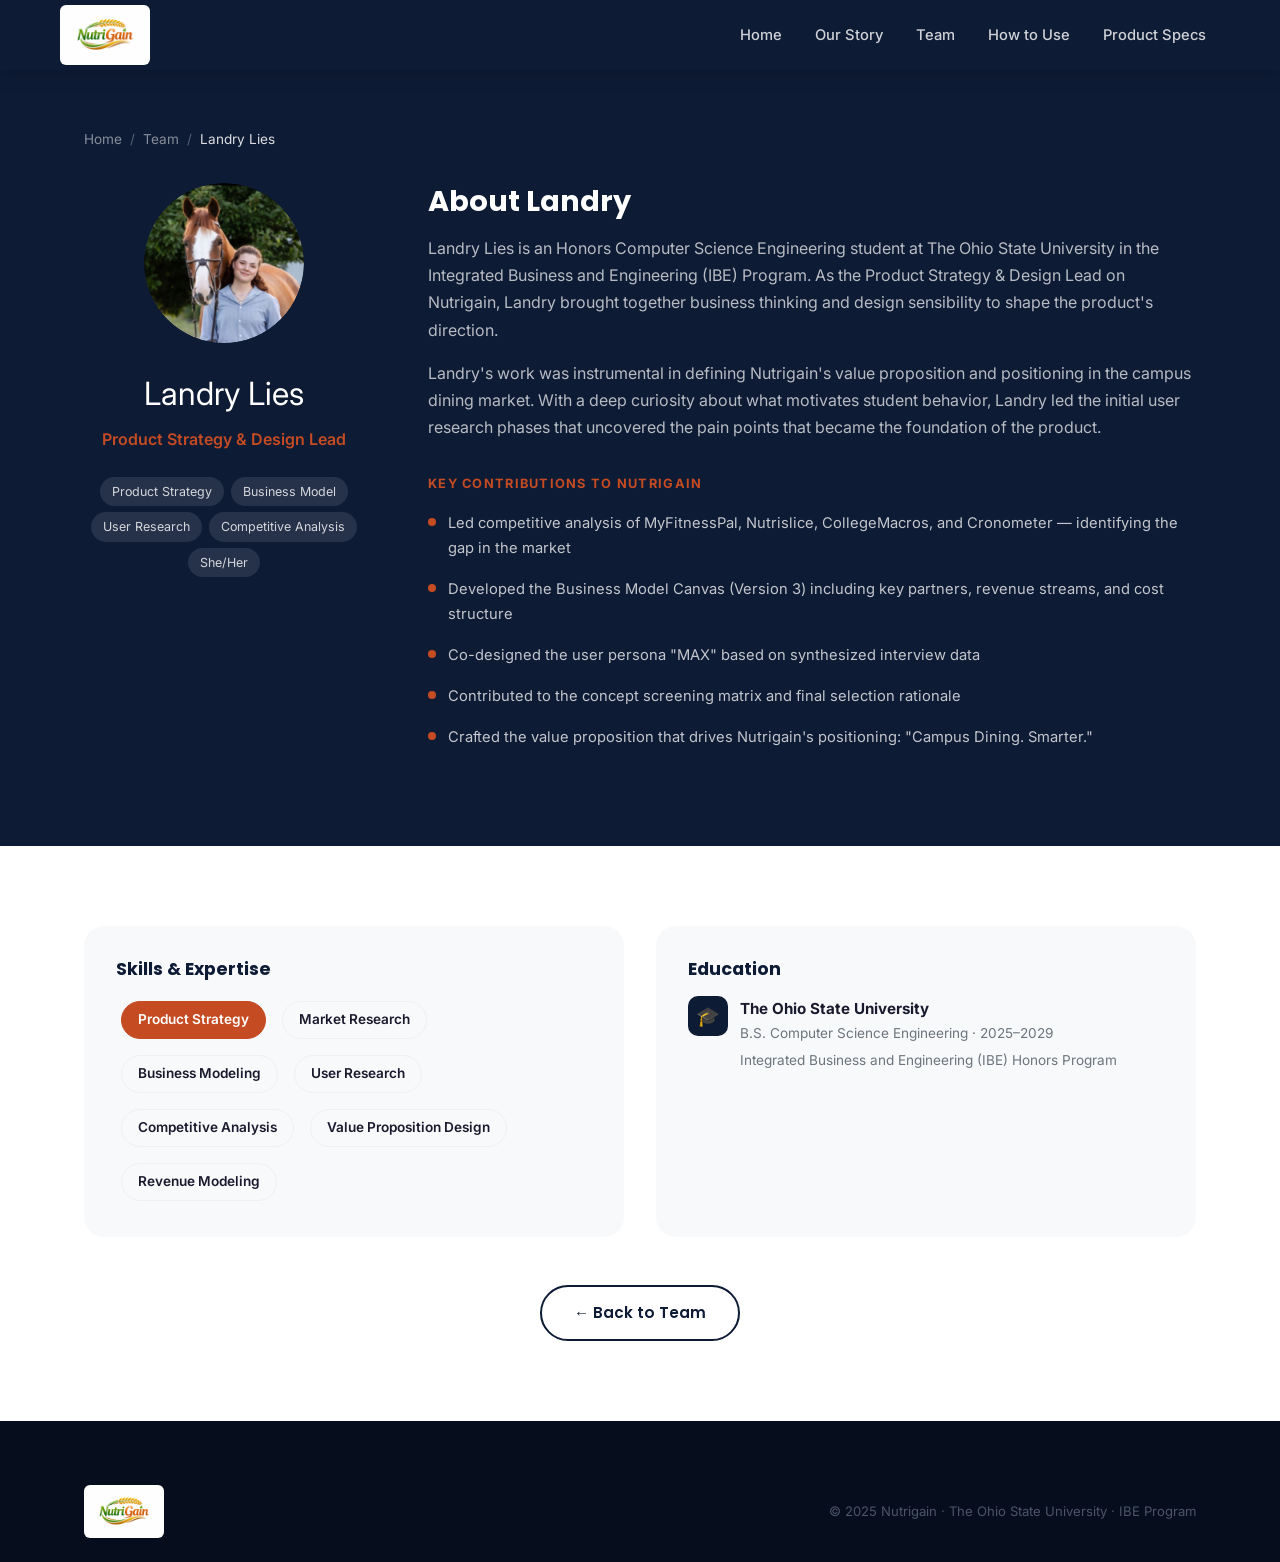
<file: team/landry-lies.html>
<!DOCTYPE html>
<html lang="en">
<head>
  <meta charset="UTF-8">
  <meta name="viewport" content="width=device-width, initial-scale=1.0">
  <title>Landry Lies — Nutrigain Team</title>
  <link rel="stylesheet" href="../css/styles.css">
</head>
<body>
<nav class="navbar">
  <div class="nav-inner">
    <a href="../index.html" class="nav-logo">
      <img src="../images/nutrigain.png" alt="Nutrigain">
    </a>
    <ul class="nav-links">
      <li><a href="../index.html">Home</a></li>
      <li><a href="../our-story.html">Our Story</a></li>
      <li><a href="../team.html">Team</a></li>
      <li><a href="../how-to-use.html">How to Use</a></li>
      <li><a href="../product-specs.html">Product Specs</a></li>
    </ul>
    <button class="hamburger" aria-label="Menu"><span></span><span></span><span></span></button>
  </div>
</nav>

<div class="profile-hero">
  <div class="container">
    <div class="breadcrumb" style="position:relative;z-index:1">
      <a href="../index.html">Home</a>
      <span class="sep">/</span>
      <a href="../team.html">Team</a>
      <span class="sep">/</span>
      <span class="current">Landry Lies</span>
    </div>
    <div class="profile-grid" style="position:relative;z-index:1;margin-top:2rem">
      <div class="profile-left">
        <div class="profile-avatar"><img src="../images/landry.jpg" alt="Landry Lies"></div>
        <div class="profile-name">Landry Lies</div>
        <div class="profile-role">Product Strategy &amp; Design Lead</div>
        <div class="profile-tags">
          <span class="profile-tag">Product Strategy</span>
          <span class="profile-tag">Business Model</span>
          <span class="profile-tag">User Research</span>
          <span class="profile-tag">Competitive Analysis</span>
          <span class="profile-tag">She/Her</span>
        </div>
      </div>
      <div class="profile-right">
        <h2>About Landry</h2>
        <p>Landry Lies is an Honors Computer Science Engineering student at The Ohio State University in the Integrated Business and Engineering (IBE) Program. As the Product Strategy &amp; Design Lead on Nutrigain, Landry brought together business thinking and design sensibility to shape the product's direction.</p>
        <p>Landry's work was instrumental in defining Nutrigain's value proposition and positioning in the campus dining market. With a deep curiosity about what motivates student behavior, Landry led the initial user research phases that uncovered the pain points that became the foundation of the product.</p>
        <div class="profile-contributions">
          <div style="font-size:0.8rem; font-weight:700; letter-spacing:0.1em; text-transform:uppercase; color:var(--orange); margin-bottom:1rem">Key Contributions to Nutrigain</div>
          <div class="contrib-item"><div class="contrib-dot"></div><div class="contrib-text">Led competitive analysis of MyFitnessPal, Nutrislice, CollegeMacros, and Cronometer — identifying the gap in the market</div></div>
          <div class="contrib-item"><div class="contrib-dot"></div><div class="contrib-text">Developed the Business Model Canvas (Version 3) including key partners, revenue streams, and cost structure</div></div>
          <div class="contrib-item"><div class="contrib-dot"></div><div class="contrib-text">Co-designed the user persona "MAX" based on synthesized interview data</div></div>
          <div class="contrib-item"><div class="contrib-dot"></div><div class="contrib-text">Contributed to the concept screening matrix and final selection rationale</div></div>
          <div class="contrib-item"><div class="contrib-dot"></div><div class="contrib-text">Crafted the value proposition that drives Nutrigain's positioning: "Campus Dining. Smarter."</div></div>
        </div>
      </div>
    </div>
  </div>
</div>

<section class="section">
  <div class="container">

    <!-- Skills + Education -->
    <div class="grid-2" style="margin-bottom:2rem">
      <div style="background:var(--off-white); border-radius:var(--radius-lg); padding:2rem">
        <h3 style="font-size:1.1rem; margin-bottom:1rem; color:var(--navy)">Skills &amp; Expertise</h3>
        <div style="display:flex; flex-wrap:wrap; gap:0.4rem">
          <span class="tech-pill primary">Product Strategy</span>
          <span class="tech-pill">Market Research</span>
          <span class="tech-pill">Business Modeling</span>
          <span class="tech-pill">User Research</span>
          <span class="tech-pill">Competitive Analysis</span>
          <span class="tech-pill">Value Proposition Design</span>
          <span class="tech-pill">Revenue Modeling</span>
        </div>
      </div>
      <div style="background:var(--off-white); border-radius:var(--radius-lg); padding:2rem">
        <h3 style="font-size:1.1rem; margin-bottom:1rem; color:var(--navy)">Education</h3>
        <div style="display:flex; align-items:flex-start; gap:0.75rem">
          <div style="width:40px; height:40px; background:var(--navy); border-radius:10px; display:flex; align-items:center; justify-content:center; font-size:1.2rem; flex-shrink:0">🎓</div>
          <div>
            <div style="font-weight:700; font-size:0.95rem">The Ohio State University</div>
            <div style="font-size:0.85rem; color:var(--gray)">B.S. Computer Science Engineering · 2025–2029</div>
            <div style="font-size:0.85rem; color:var(--gray); margin-top:0.25rem">Integrated Business and Engineering (IBE) Honors Program</div>
          </div>
        </div>
      </div>
    </div>

    <div style="text-align:center; margin-top:3rem">
      <a href="../team.html" class="btn btn-outline">← Back to Team</a>
    </div>
  </div>
</section>

<footer class="footer">
  <div class="container">
    <div class="footer-bottom" style="border-top:none; padding-top:0">
      <div class="nav-logo"><img src="../images/nutrigain.png" alt="Nutrigain"></div>
      <p>&copy; 2025 Nutrigain · The Ohio State University · IBE Program</p>
    </div>
  </div>
</footer>
<script src="../js/main.js"></script>
</body>
</html>
</file>
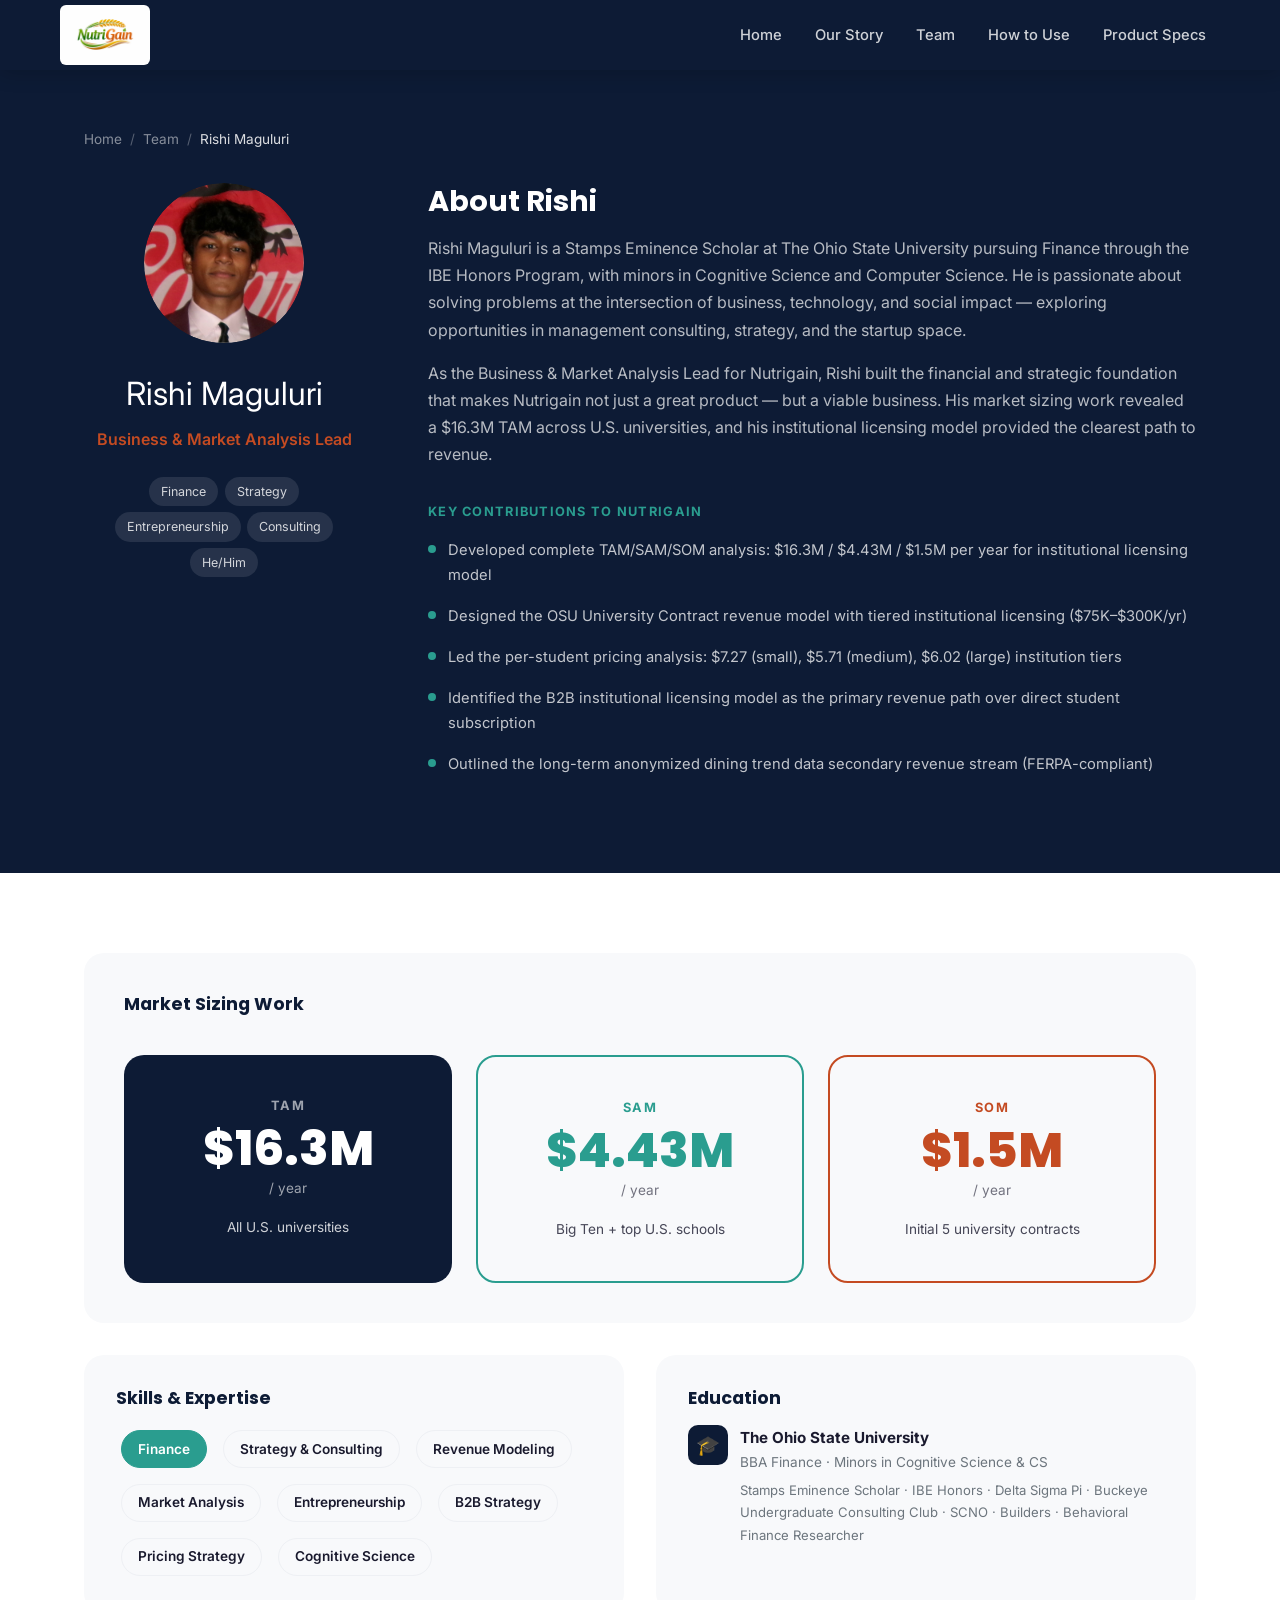
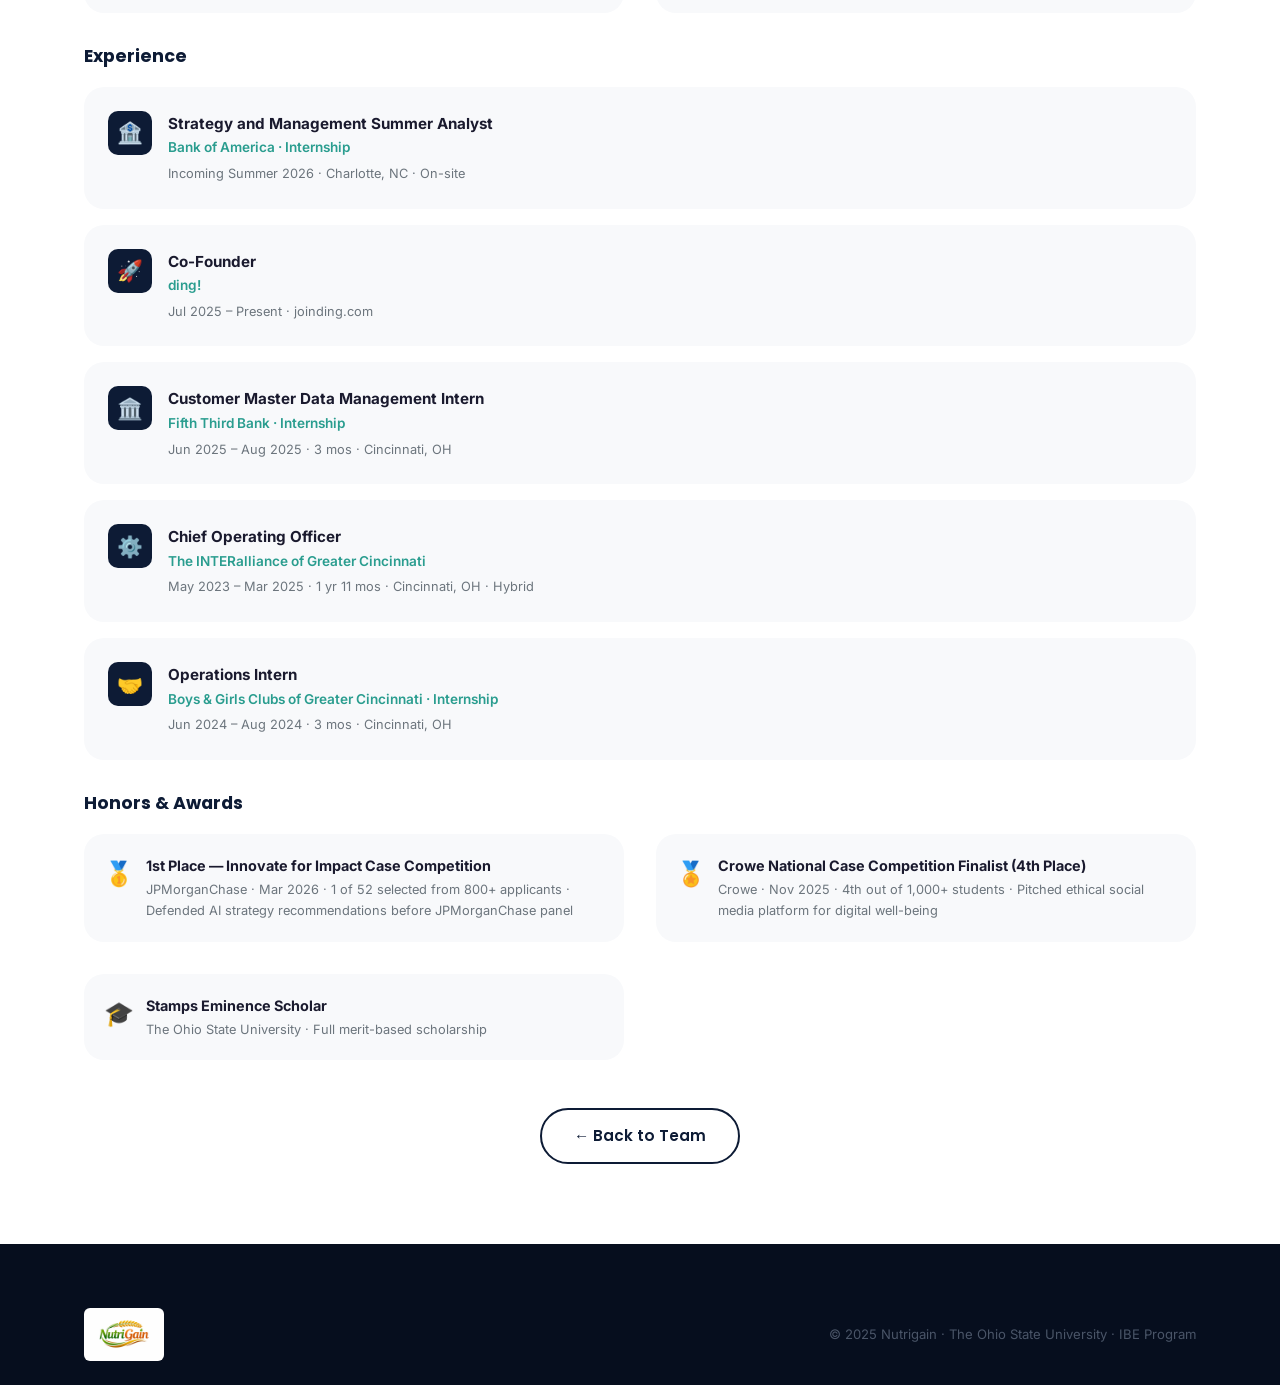
<file: team/rishi-maguluri.html>
<!DOCTYPE html>
<html lang="en">
<head>
  <meta charset="UTF-8">
  <meta name="viewport" content="width=device-width, initial-scale=1.0">
  <title>Rishi Maguluri — Nutrigain Team</title>
  <link rel="stylesheet" href="../css/styles.css">
</head>
<body>
<nav class="navbar">
  <div class="nav-inner">
    <a href="../index.html" class="nav-logo">
      <img src="../images/nutrigain.png" alt="Nutrigain">
    </a>
    <ul class="nav-links">
      <li><a href="../index.html">Home</a></li>
      <li><a href="../our-story.html">Our Story</a></li>
      <li><a href="../team.html">Team</a></li>
      <li><a href="../how-to-use.html">How to Use</a></li>
      <li><a href="../product-specs.html">Product Specs</a></li>
    </ul>
    <button class="hamburger" aria-label="Menu"><span></span><span></span><span></span></button>
  </div>
</nav>

<div class="profile-hero">
  <div class="container">
    <div class="breadcrumb" style="position:relative;z-index:1">
      <a href="../index.html">Home</a>
      <span class="sep">/</span>
      <a href="../team.html">Team</a>
      <span class="sep">/</span>
      <span class="current">Rishi Maguluri</span>
    </div>
    <div class="profile-grid" style="position:relative;z-index:1;margin-top:2rem">
      <div class="profile-left">
        <div class="profile-avatar"><img src="../images/rishi.jpg" alt="Rishi Maguluri"></div>
        <div class="profile-name">Rishi Maguluri</div>
        <div class="profile-role">Business &amp; Market Analysis Lead</div>
        <div class="profile-tags">
          <span class="profile-tag">Finance</span>
          <span class="profile-tag">Strategy</span>
          <span class="profile-tag">Entrepreneurship</span>
          <span class="profile-tag">Consulting</span>
          <span class="profile-tag">He/Him</span>
        </div>
      </div>
      <div class="profile-right">
        <h2>About Rishi</h2>
        <p>Rishi Maguluri is a Stamps Eminence Scholar at The Ohio State University pursuing Finance through the IBE Honors Program, with minors in Cognitive Science and Computer Science. He is passionate about solving problems at the intersection of business, technology, and social impact — exploring opportunities in management consulting, strategy, and the startup space.</p>
        <p>As the Business &amp; Market Analysis Lead for Nutrigain, Rishi built the financial and strategic foundation that makes Nutrigain not just a great product — but a viable business. His market sizing work revealed a $16.3M TAM across U.S. universities, and his institutional licensing model provided the clearest path to revenue.</p>
        <div class="profile-contributions">
          <div style="font-size:0.8rem; font-weight:700; letter-spacing:0.1em; text-transform:uppercase; color:var(--teal); margin-bottom:1rem">Key Contributions to Nutrigain</div>
          <div class="contrib-item"><div class="contrib-dot" style="background:var(--teal)"></div><div class="contrib-text">Developed complete TAM/SAM/SOM analysis: $16.3M / $4.43M / $1.5M per year for institutional licensing model</div></div>
          <div class="contrib-item"><div class="contrib-dot" style="background:var(--teal)"></div><div class="contrib-text">Designed the OSU University Contract revenue model with tiered institutional licensing ($75K–$300K/yr)</div></div>
          <div class="contrib-item"><div class="contrib-dot" style="background:var(--teal)"></div><div class="contrib-text">Led the per-student pricing analysis: $7.27 (small), $5.71 (medium), $6.02 (large) institution tiers</div></div>
          <div class="contrib-item"><div class="contrib-dot" style="background:var(--teal)"></div><div class="contrib-text">Identified the B2B institutional licensing model as the primary revenue path over direct student subscription</div></div>
          <div class="contrib-item"><div class="contrib-dot" style="background:var(--teal)"></div><div class="contrib-text">Outlined the long-term anonymized dining trend data secondary revenue stream (FERPA-compliant)</div></div>
        </div>
      </div>
    </div>
  </div>
</div>

<section class="section">
  <div class="container">

    <!-- Market Sizing -->
    <div style="background:var(--off-white); border-radius:var(--radius-lg); padding:2.5rem; margin-bottom:2rem">
      <h3 style="font-size:1.1rem; margin-bottom:1.5rem; color:var(--navy)">Market Sizing Work</h3>
      <div class="market-grid">
        <div class="market-card tam">
          <div class="market-label">TAM</div>
          <div class="market-amount">$16.3M</div>
          <div class="market-period">/ year</div>
          <div class="market-desc">All U.S. universities</div>
        </div>
        <div class="market-card sam">
          <div class="market-label">SAM</div>
          <div class="market-amount">$4.43M</div>
          <div class="market-period">/ year</div>
          <div class="market-desc">Big Ten + top U.S. schools</div>
        </div>
        <div class="market-card som">
          <div class="market-label">SOM</div>
          <div class="market-amount">$1.5M</div>
          <div class="market-period">/ year</div>
          <div class="market-desc">Initial 5 university contracts</div>
        </div>
      </div>
    </div>

    <!-- Skills + Education -->
    <div class="grid-2" style="margin-bottom:2rem">
      <div style="background:var(--off-white); border-radius:var(--radius-lg); padding:2rem">
        <h3 style="font-size:1.1rem; margin-bottom:1rem; color:var(--navy)">Skills &amp; Expertise</h3>
        <div style="display:flex; flex-wrap:wrap; gap:0.4rem">
          <span class="tech-pill teal">Finance</span>
          <span class="tech-pill">Strategy &amp; Consulting</span>
          <span class="tech-pill">Revenue Modeling</span>
          <span class="tech-pill">Market Analysis</span>
          <span class="tech-pill">Entrepreneurship</span>
          <span class="tech-pill">B2B Strategy</span>
          <span class="tech-pill">Pricing Strategy</span>
          <span class="tech-pill">Cognitive Science</span>
        </div>
      </div>
      <div style="background:var(--off-white); border-radius:var(--radius-lg); padding:2rem">
        <h3 style="font-size:1.1rem; margin-bottom:1rem; color:var(--navy)">Education</h3>
        <div style="display:flex; align-items:flex-start; gap:0.75rem">
          <div style="width:40px; height:40px; background:var(--navy); border-radius:10px; display:flex; align-items:center; justify-content:center; font-size:1.2rem; flex-shrink:0">🎓</div>
          <div>
            <div style="font-weight:700; font-size:0.95rem">The Ohio State University</div>
            <div style="font-size:0.85rem; color:var(--gray)">BBA Finance · Minors in Cognitive Science &amp; CS</div>
            <div style="font-size:0.82rem; color:var(--gray); margin-top:0.3rem">Stamps Eminence Scholar · IBE Honors · Delta Sigma Pi · Buckeye Undergraduate Consulting Club · SCNO · Builders · Behavioral Finance Researcher</div>
          </div>
        </div>
      </div>
    </div>

    <!-- Experience -->
    <div style="margin-bottom:2rem">
      <h3 style="font-size:1.1rem; margin-bottom:1.25rem; color:var(--navy)">Experience</h3>
      <div style="display:flex; flex-direction:column; gap:1rem">

        <div style="background:var(--off-white); border-radius:var(--radius-lg); padding:1.5rem; display:flex; gap:1rem; align-items:flex-start">
          <div style="width:44px; height:44px; background:var(--navy); border-radius:10px; display:flex; align-items:center; justify-content:center; font-size:1.3rem; flex-shrink:0">🏦</div>
          <div>
            <div style="font-weight:700; font-size:0.95rem">Strategy and Management Summer Analyst</div>
            <div style="font-size:0.85rem; color:var(--teal); font-weight:600">Bank of America · Internship</div>
            <div style="font-size:0.8rem; color:var(--gray); margin-top:0.2rem">Incoming Summer 2026 · Charlotte, NC · On-site</div>
          </div>
        </div>

        <div style="background:var(--off-white); border-radius:var(--radius-lg); padding:1.5rem; display:flex; gap:1rem; align-items:flex-start">
          <div style="width:44px; height:44px; background:var(--navy); border-radius:10px; display:flex; align-items:center; justify-content:center; font-size:1.3rem; flex-shrink:0">🚀</div>
          <div>
            <div style="font-weight:700; font-size:0.95rem">Co-Founder</div>
            <div style="font-size:0.85rem; color:var(--teal); font-weight:600">ding!</div>
            <div style="font-size:0.8rem; color:var(--gray); margin-top:0.2rem">Jul 2025 – Present · joinding.com</div>
          </div>
        </div>

        <div style="background:var(--off-white); border-radius:var(--radius-lg); padding:1.5rem; display:flex; gap:1rem; align-items:flex-start">
          <div style="width:44px; height:44px; background:var(--navy); border-radius:10px; display:flex; align-items:center; justify-content:center; font-size:1.3rem; flex-shrink:0">🏛️</div>
          <div>
            <div style="font-weight:700; font-size:0.95rem">Customer Master Data Management Intern</div>
            <div style="font-size:0.85rem; color:var(--teal); font-weight:600">Fifth Third Bank · Internship</div>
            <div style="font-size:0.8rem; color:var(--gray); margin-top:0.2rem">Jun 2025 – Aug 2025 · 3 mos · Cincinnati, OH</div>
          </div>
        </div>

        <div style="background:var(--off-white); border-radius:var(--radius-lg); padding:1.5rem; display:flex; gap:1rem; align-items:flex-start">
          <div style="width:44px; height:44px; background:var(--navy); border-radius:10px; display:flex; align-items:center; justify-content:center; font-size:1.3rem; flex-shrink:0">⚙️</div>
          <div>
            <div style="font-weight:700; font-size:0.95rem">Chief Operating Officer</div>
            <div style="font-size:0.85rem; color:var(--teal); font-weight:600">The INTERalliance of Greater Cincinnati</div>
            <div style="font-size:0.8rem; color:var(--gray); margin-top:0.2rem">May 2023 – Mar 2025 · 1 yr 11 mos · Cincinnati, OH · Hybrid</div>
          </div>
        </div>

        <div style="background:var(--off-white); border-radius:var(--radius-lg); padding:1.5rem; display:flex; gap:1rem; align-items:flex-start">
          <div style="width:44px; height:44px; background:var(--navy); border-radius:10px; display:flex; align-items:center; justify-content:center; font-size:1.3rem; flex-shrink:0">🤝</div>
          <div>
            <div style="font-weight:700; font-size:0.95rem">Operations Intern</div>
            <div style="font-size:0.85rem; color:var(--teal); font-weight:600">Boys &amp; Girls Clubs of Greater Cincinnati · Internship</div>
            <div style="font-size:0.8rem; color:var(--gray); margin-top:0.2rem">Jun 2024 – Aug 2024 · 3 mos · Cincinnati, OH</div>
          </div>
        </div>

      </div>
    </div>

    <!-- Honors -->
    <div style="margin-bottom:2rem">
      <h3 style="font-size:1.1rem; margin-bottom:1.25rem; color:var(--navy)">Honors &amp; Awards</h3>
      <div class="grid-2">
        <div style="background:var(--off-white); border-radius:var(--radius-lg); padding:1.25rem; display:flex; gap:0.75rem; align-items:flex-start">
          <div style="font-size:1.5rem; flex-shrink:0">🥇</div>
          <div>
            <div style="font-weight:700; font-size:0.9rem">1st Place — Innovate for Impact Case Competition</div>
            <div style="font-size:0.8rem; color:var(--gray)">JPMorganChase · Mar 2026 · 1 of 52 selected from 800+ applicants · Defended AI strategy recommendations before JPMorganChase panel</div>
          </div>
        </div>
        <div style="background:var(--off-white); border-radius:var(--radius-lg); padding:1.25rem; display:flex; gap:0.75rem; align-items:flex-start">
          <div style="font-size:1.5rem; flex-shrink:0">🏅</div>
          <div>
            <div style="font-weight:700; font-size:0.9rem">Crowe National Case Competition Finalist (4th Place)</div>
            <div style="font-size:0.8rem; color:var(--gray)">Crowe · Nov 2025 · 4th out of 1,000+ students · Pitched ethical social media platform for digital well-being</div>
          </div>
        </div>
        <div style="background:var(--off-white); border-radius:var(--radius-lg); padding:1.25rem; display:flex; gap:0.75rem; align-items:flex-start">
          <div style="font-size:1.5rem; flex-shrink:0">🎓</div>
          <div>
            <div style="font-weight:700; font-size:0.9rem">Stamps Eminence Scholar</div>
            <div style="font-size:0.8rem; color:var(--gray)">The Ohio State University · Full merit-based scholarship</div>
          </div>
        </div>
      </div>
    </div>

    <div style="text-align:center; margin-top:3rem">
      <a href="../team.html" class="btn btn-outline">← Back to Team</a>
    </div>
  </div>
</section>

<footer class="footer">
  <div class="container">
    <div class="footer-bottom" style="border-top:none; padding-top:0">
      <div class="nav-logo"><img src="../images/nutrigain.png" alt="Nutrigain"></div>
      <p>&copy; 2025 Nutrigain · The Ohio State University · IBE Program</p>
    </div>
  </div>
</footer>
<script src="../js/main.js"></script>
</body>
</html>
</file>
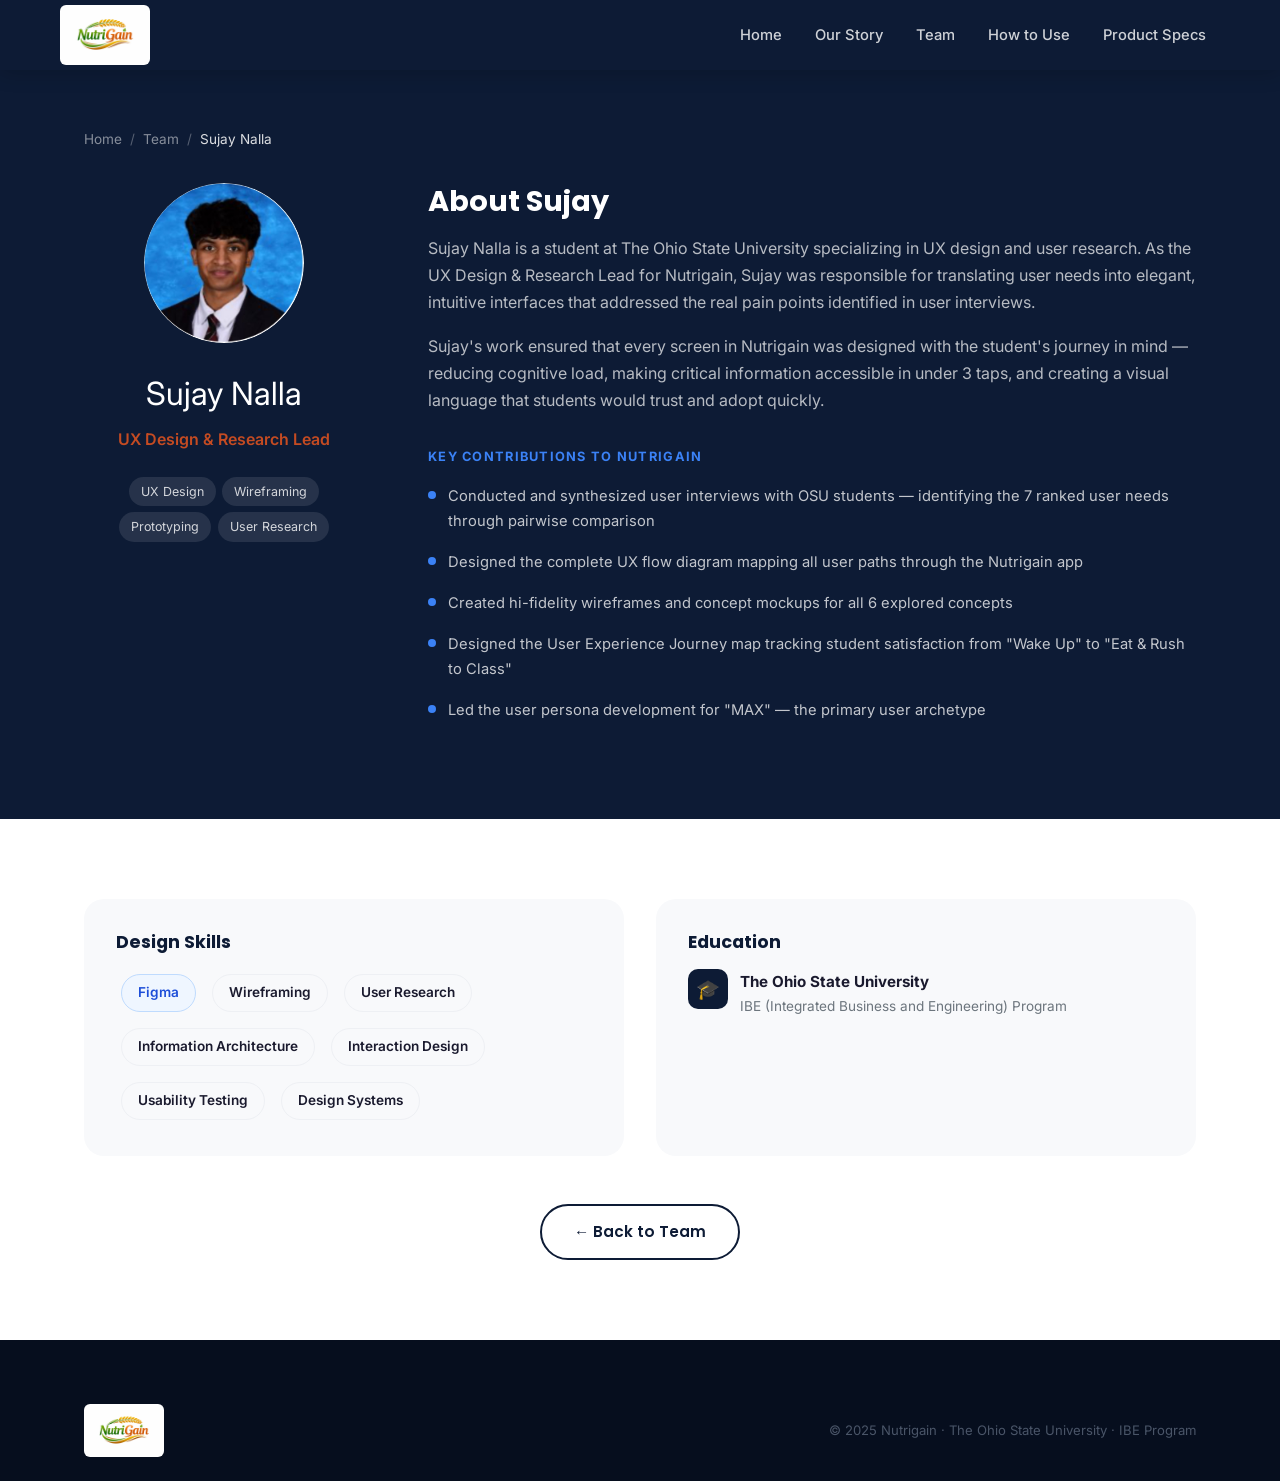
<file: team/sujay-nalla.html>
<!DOCTYPE html>
<html lang="en">
<head>
  <meta charset="UTF-8">
  <meta name="viewport" content="width=device-width, initial-scale=1.0">
  <title>Sujay Nalla — Nutrigain Team</title>
  <link rel="stylesheet" href="../css/styles.css">
</head>
<body>
<nav class="navbar">
  <div class="nav-inner">
    <a href="../index.html" class="nav-logo">
      <img src="../images/nutrigain.png" alt="Nutrigain">
    </a>
    <ul class="nav-links">
      <li><a href="../index.html">Home</a></li>
      <li><a href="../our-story.html">Our Story</a></li>
      <li><a href="../team.html">Team</a></li>
      <li><a href="../how-to-use.html">How to Use</a></li>
      <li><a href="../product-specs.html">Product Specs</a></li>
    </ul>
    <button class="hamburger" aria-label="Menu"><span></span><span></span><span></span></button>
  </div>
</nav>

<div class="profile-hero">
  <div class="container">
    <div class="breadcrumb" style="position:relative;z-index:1">
      <a href="../index.html">Home</a>
      <span class="sep">/</span>
      <a href="../team.html">Team</a>
      <span class="sep">/</span>
      <span class="current">Sujay Nalla</span>
    </div>
    <div class="profile-grid" style="position:relative;z-index:1;margin-top:2rem">
      <div class="profile-left">
        <div class="profile-avatar"><img src="../images/sujay.jpg" alt="Sujay Nalla"></div>
        <div class="profile-name">Sujay Nalla</div>
        <div class="profile-role">UX Design &amp; Research Lead</div>
        <div class="profile-tags">
          <span class="profile-tag">UX Design</span>
          <span class="profile-tag">Wireframing</span>
          <span class="profile-tag">Prototyping</span>
          <span class="profile-tag">User Research</span>
        </div>
      </div>
      <div class="profile-right">
        <h2>About Sujay</h2>
        <p>Sujay Nalla is a student at The Ohio State University specializing in UX design and user research. As the UX Design &amp; Research Lead for Nutrigain, Sujay was responsible for translating user needs into elegant, intuitive interfaces that addressed the real pain points identified in user interviews.</p>
        <p>Sujay's work ensured that every screen in Nutrigain was designed with the student's journey in mind — reducing cognitive load, making critical information accessible in under 3 taps, and creating a visual language that students would trust and adopt quickly.</p>
        <div class="profile-contributions">
          <div style="font-size:0.8rem; font-weight:700; letter-spacing:0.1em; text-transform:uppercase; color:#3b82f6; margin-bottom:1rem">Key Contributions to Nutrigain</div>
          <div class="contrib-item"><div class="contrib-dot" style="background:#3b82f6"></div><div class="contrib-text">Conducted and synthesized user interviews with OSU students — identifying the 7 ranked user needs through pairwise comparison</div></div>
          <div class="contrib-item"><div class="contrib-dot" style="background:#3b82f6"></div><div class="contrib-text">Designed the complete UX flow diagram mapping all user paths through the Nutrigain app</div></div>
          <div class="contrib-item"><div class="contrib-dot" style="background:#3b82f6"></div><div class="contrib-text">Created hi-fidelity wireframes and concept mockups for all 6 explored concepts</div></div>
          <div class="contrib-item"><div class="contrib-dot" style="background:#3b82f6"></div><div class="contrib-text">Designed the User Experience Journey map tracking student satisfaction from "Wake Up" to "Eat &amp; Rush to Class"</div></div>
          <div class="contrib-item"><div class="contrib-dot" style="background:#3b82f6"></div><div class="contrib-text">Led the user persona development for "MAX" — the primary user archetype</div></div>
        </div>
      </div>
    </div>
  </div>
</div>

<section class="section">
  <div class="container">
    <div class="grid-2">
      <div style="background:var(--off-white); border-radius:var(--radius-lg); padding:2rem">
        <h3 style="font-size:1.1rem; margin-bottom:1rem; color:var(--navy)">Design Skills</h3>
        <div style="display:flex; flex-wrap:wrap; gap:0.4rem">
          <span class="tech-pill" style="background:#eff6ff; border-color:#bfdbfe; color:#1d4ed8">Figma</span>
          <span class="tech-pill">Wireframing</span>
          <span class="tech-pill">User Research</span>
          <span class="tech-pill">Information Architecture</span>
          <span class="tech-pill">Interaction Design</span>
          <span class="tech-pill">Usability Testing</span>
          <span class="tech-pill">Design Systems</span>
        </div>
      </div>
      <div style="background:var(--off-white); border-radius:var(--radius-lg); padding:2rem">
        <h3 style="font-size:1.1rem; margin-bottom:1rem; color:var(--navy)">Education</h3>
        <div style="display:flex; align-items:flex-start; gap:0.75rem">
          <div style="width:40px; height:40px; background:var(--navy); border-radius:10px; display:flex; align-items:center; justify-content:center; font-size:1.2rem; flex-shrink:0">🎓</div>
          <div>
            <div style="font-weight:700; font-size:0.95rem">The Ohio State University</div>
            <div style="font-size:0.85rem; color:var(--gray)">IBE (Integrated Business and Engineering) Program</div>
          </div>
        </div>
      </div>
    </div>
    <div style="text-align:center; margin-top:3rem">
      <a href="../team.html" class="btn btn-outline">← Back to Team</a>
    </div>
  </div>
</section>

<footer class="footer">
  <div class="container">
    <div class="footer-bottom" style="border-top:none; padding-top:0">
      <div class="nav-logo"><img src="../images/nutrigain.png" alt="Nutrigain"></div>
      <p>&copy; 2025 Nutrigain · The Ohio State University · IBE Program</p>
    </div>
  </div>
</footer>
<script src="../js/main.js"></script>
</body>
</html>
</file>
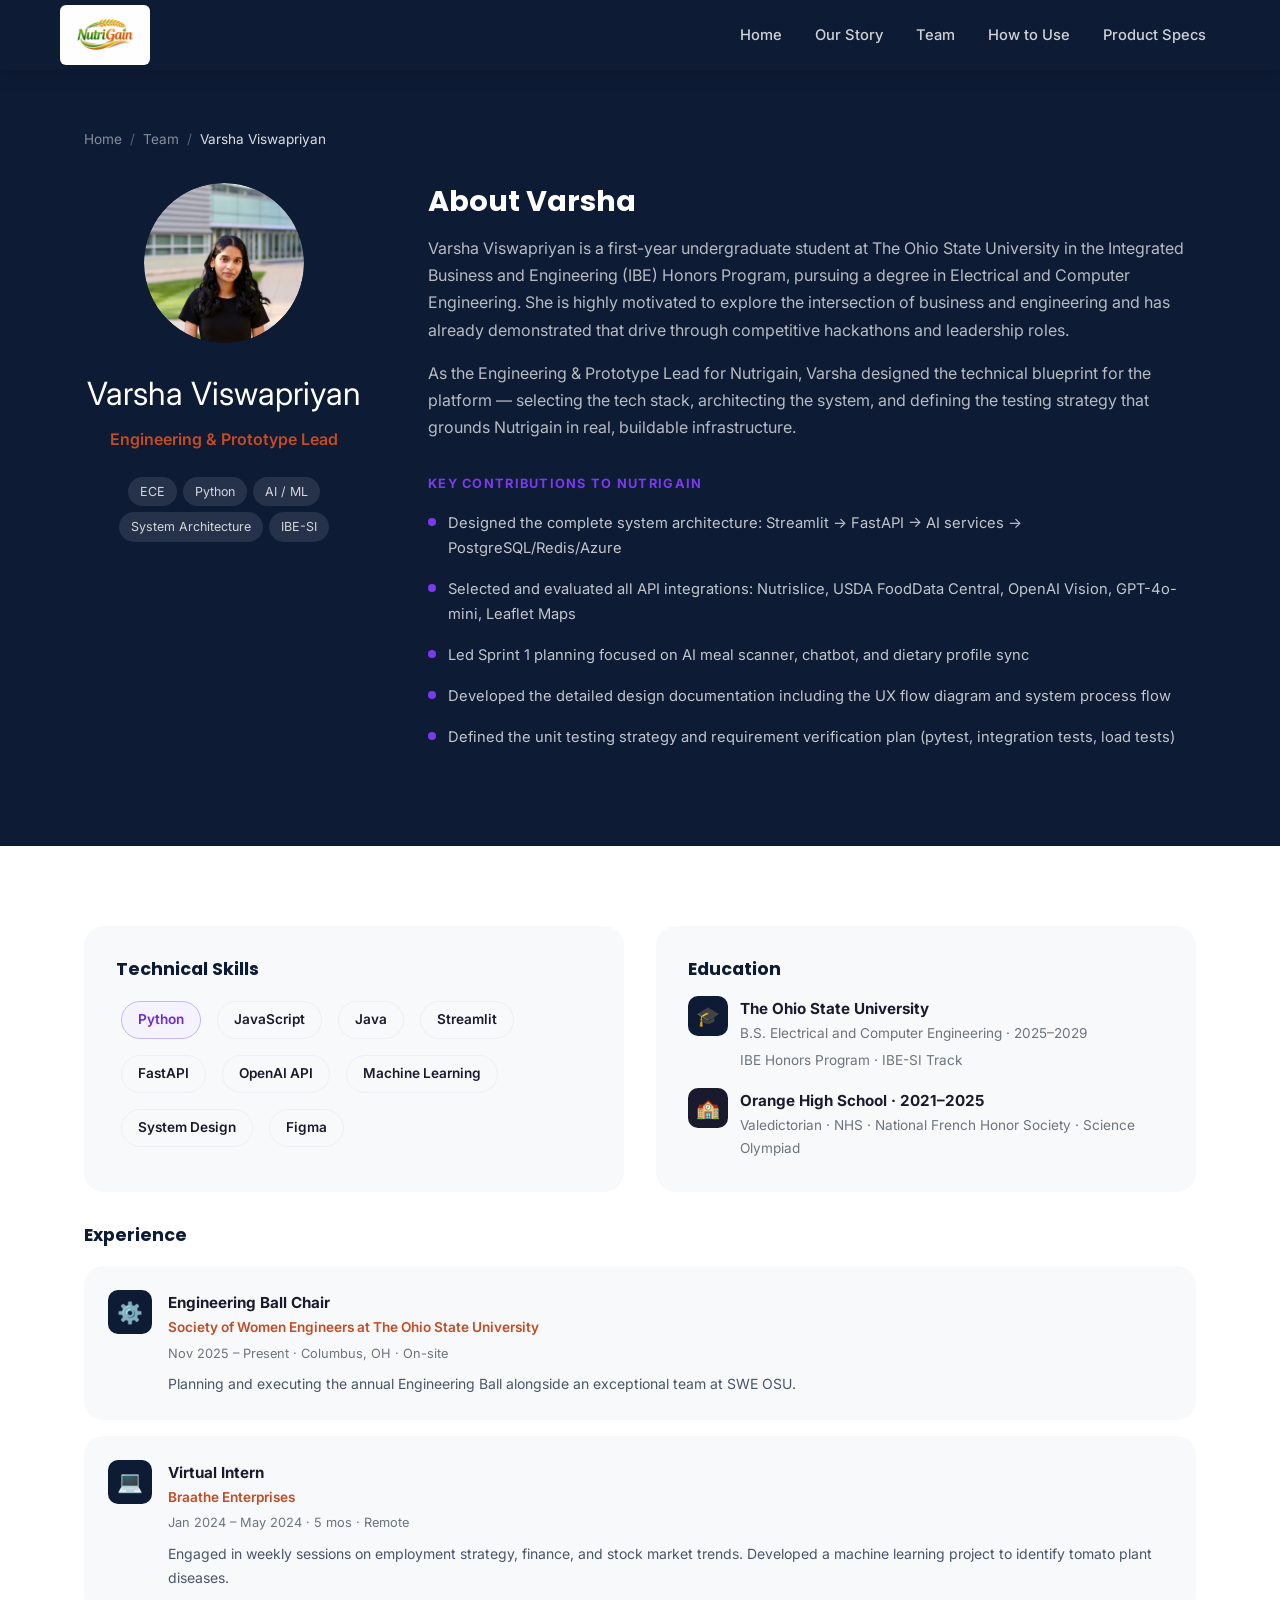
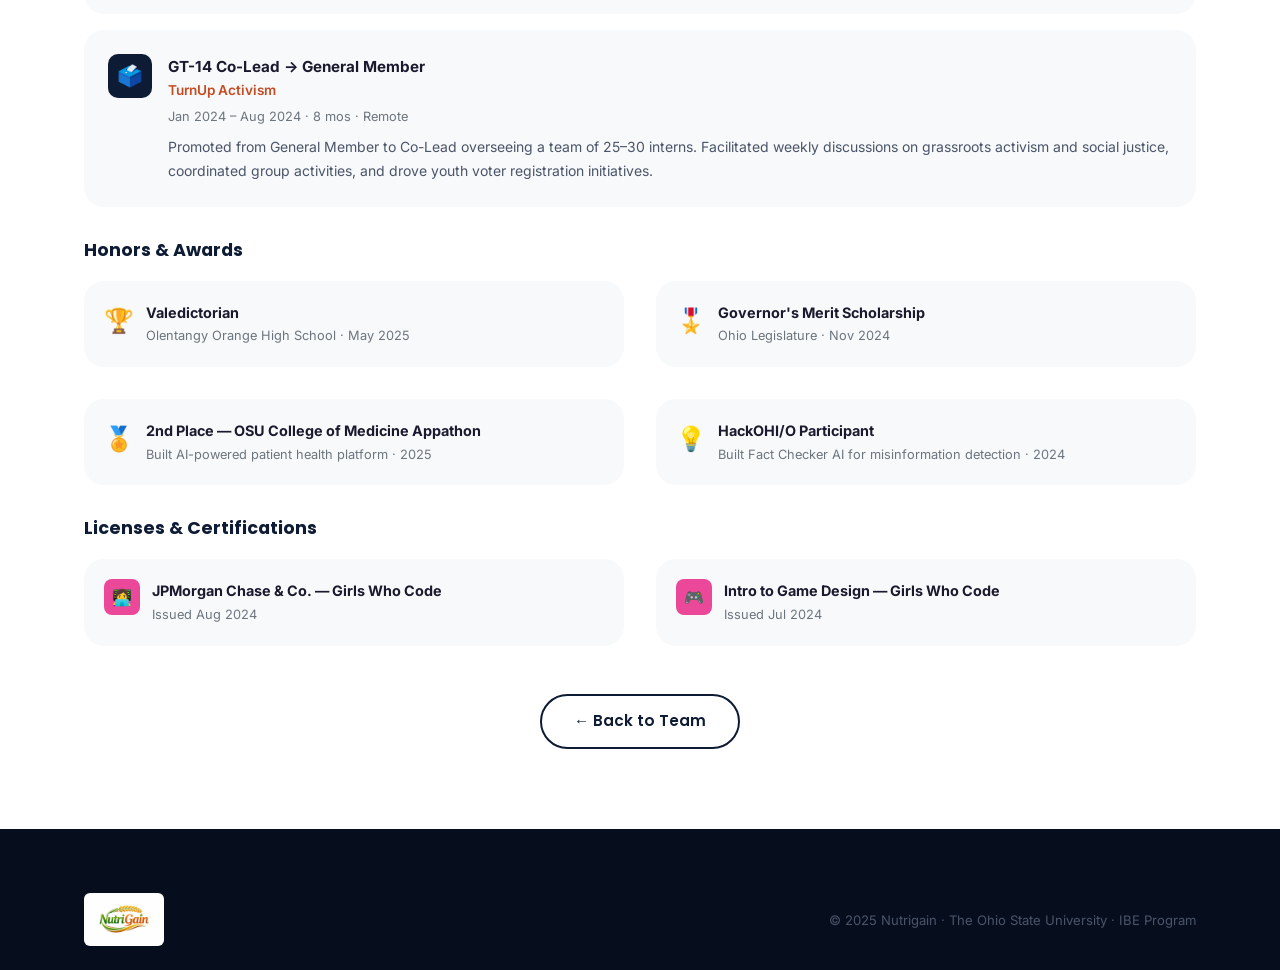
<file: team/varsha-viswapriyan.html>
<!DOCTYPE html>
<html lang="en">
<head>
  <meta charset="UTF-8">
  <meta name="viewport" content="width=device-width, initial-scale=1.0">
  <title>Varsha Viswapriyan — Nutrigain Team</title>
  <link rel="stylesheet" href="../css/styles.css">
</head>
<body>
<nav class="navbar">
  <div class="nav-inner">
    <a href="../index.html" class="nav-logo">
      <img src="../images/nutrigain.png" alt="Nutrigain">
    </a>
    <ul class="nav-links">
      <li><a href="../index.html">Home</a></li>
      <li><a href="../our-story.html">Our Story</a></li>
      <li><a href="../team.html">Team</a></li>
      <li><a href="../how-to-use.html">How to Use</a></li>
      <li><a href="../product-specs.html">Product Specs</a></li>
    </ul>
    <button class="hamburger" aria-label="Menu"><span></span><span></span><span></span></button>
  </div>
</nav>

<div class="profile-hero">
  <div class="container">
    <div class="breadcrumb" style="position:relative;z-index:1">
      <a href="../index.html">Home</a>
      <span class="sep">/</span>
      <a href="../team.html">Team</a>
      <span class="sep">/</span>
      <span class="current">Varsha Viswapriyan</span>
    </div>
    <div class="profile-grid" style="position:relative;z-index:1;margin-top:2rem">
      <div class="profile-left">
        <div class="profile-avatar"><img src="../images/varsha.jpg" alt="Varsha Viswapriyan"></div>
        <div class="profile-name">Varsha Viswapriyan</div>
        <div class="profile-role">Engineering &amp; Prototype Lead</div>
        <div class="profile-tags">
          <span class="profile-tag">ECE</span>
          <span class="profile-tag">Python</span>
          <span class="profile-tag">AI / ML</span>
          <span class="profile-tag">System Architecture</span>
          <span class="profile-tag">IBE-SI</span>
        </div>
      </div>
      <div class="profile-right">
        <h2>About Varsha</h2>
        <p>Varsha Viswapriyan is a first-year undergraduate student at The Ohio State University in the Integrated Business and Engineering (IBE) Honors Program, pursuing a degree in Electrical and Computer Engineering. She is highly motivated to explore the intersection of business and engineering and has already demonstrated that drive through competitive hackathons and leadership roles.</p>
        <p>As the Engineering &amp; Prototype Lead for Nutrigain, Varsha designed the technical blueprint for the platform — selecting the tech stack, architecting the system, and defining the testing strategy that grounds Nutrigain in real, buildable infrastructure.</p>
        <div class="profile-contributions">
          <div style="font-size:0.8rem; font-weight:700; letter-spacing:0.1em; text-transform:uppercase; color:#7c3aed; margin-bottom:1rem">Key Contributions to Nutrigain</div>
          <div class="contrib-item"><div class="contrib-dot" style="background:#7c3aed"></div><div class="contrib-text">Designed the complete system architecture: Streamlit → FastAPI → AI services → PostgreSQL/Redis/Azure</div></div>
          <div class="contrib-item"><div class="contrib-dot" style="background:#7c3aed"></div><div class="contrib-text">Selected and evaluated all API integrations: Nutrislice, USDA FoodData Central, OpenAI Vision, GPT-4o-mini, Leaflet Maps</div></div>
          <div class="contrib-item"><div class="contrib-dot" style="background:#7c3aed"></div><div class="contrib-text">Led Sprint 1 planning focused on AI meal scanner, chatbot, and dietary profile sync</div></div>
          <div class="contrib-item"><div class="contrib-dot" style="background:#7c3aed"></div><div class="contrib-text">Developed the detailed design documentation including the UX flow diagram and system process flow</div></div>
          <div class="contrib-item"><div class="contrib-dot" style="background:#7c3aed"></div><div class="contrib-text">Defined the unit testing strategy and requirement verification plan (pytest, integration tests, load tests)</div></div>
        </div>
      </div>
    </div>
  </div>
</div>

<section class="section">
  <div class="container">

    <!-- Skills + Education -->
    <div class="grid-2" style="margin-bottom:2rem">
      <div style="background:var(--off-white); border-radius:var(--radius-lg); padding:2rem">
        <h3 style="font-size:1.1rem; margin-bottom:1rem; color:var(--navy)">Technical Skills</h3>
        <div style="display:flex; flex-wrap:wrap; gap:0.4rem">
          <span class="tech-pill" style="background:#f5f3ff; border-color:#c4b5fd; color:#6d28d9">Python</span>
          <span class="tech-pill">JavaScript</span>
          <span class="tech-pill">Java</span>
          <span class="tech-pill">Streamlit</span>
          <span class="tech-pill">FastAPI</span>
          <span class="tech-pill">OpenAI API</span>
          <span class="tech-pill">Machine Learning</span>
          <span class="tech-pill">System Design</span>
          <span class="tech-pill">Figma</span>
        </div>
      </div>
      <div style="background:var(--off-white); border-radius:var(--radius-lg); padding:2rem">
        <h3 style="font-size:1.1rem; margin-bottom:1rem; color:var(--navy)">Education</h3>
        <div style="display:flex; align-items:flex-start; gap:0.75rem; margin-bottom:1rem">
          <div style="width:40px; height:40px; background:var(--navy); border-radius:10px; display:flex; align-items:center; justify-content:center; font-size:1.2rem; flex-shrink:0">🎓</div>
          <div>
            <div style="font-weight:700; font-size:0.95rem">The Ohio State University</div>
            <div style="font-size:0.85rem; color:var(--gray)">B.S. Electrical and Computer Engineering · 2025–2029</div>
            <div style="font-size:0.85rem; color:var(--gray); margin-top:0.25rem">IBE Honors Program · IBE-SI Track</div>
          </div>
        </div>
        <div style="display:flex; align-items:flex-start; gap:0.75rem">
          <div style="width:40px; height:40px; background:#1a1a2e; border-radius:10px; display:flex; align-items:center; justify-content:center; font-size:1.2rem; flex-shrink:0">🏫</div>
          <div>
            <div style="font-weight:700; font-size:0.95rem">Orange High School · 2021–2025</div>
            <div style="font-size:0.85rem; color:var(--gray)">Valedictorian · NHS · National French Honor Society · Science Olympiad</div>
          </div>
        </div>
      </div>
    </div>

    <!-- Experience -->
    <div style="margin-bottom:2rem">
      <h3 style="font-size:1.1rem; margin-bottom:1.25rem; color:var(--navy)">Experience</h3>
      <div style="display:flex; flex-direction:column; gap:1rem">

        <div style="background:var(--off-white); border-radius:var(--radius-lg); padding:1.5rem; display:flex; gap:1rem; align-items:flex-start">
          <div style="width:44px; height:44px; background:var(--navy); border-radius:10px; display:flex; align-items:center; justify-content:center; font-size:1.3rem; flex-shrink:0">⚙️</div>
          <div>
            <div style="font-weight:700; font-size:0.95rem">Engineering Ball Chair</div>
            <div style="font-size:0.85rem; color:var(--orange); font-weight:600">Society of Women Engineers at The Ohio State University</div>
            <div style="font-size:0.8rem; color:var(--gray); margin-top:0.2rem">Nov 2025 – Present · Columbus, OH · On-site</div>
            <p style="font-size:0.875rem; margin-top:0.5rem; margin-bottom:0">Planning and executing the annual Engineering Ball alongside an exceptional team at SWE OSU.</p>
          </div>
        </div>

        <div style="background:var(--off-white); border-radius:var(--radius-lg); padding:1.5rem; display:flex; gap:1rem; align-items:flex-start">
          <div style="width:44px; height:44px; background:var(--navy); border-radius:10px; display:flex; align-items:center; justify-content:center; font-size:1.3rem; flex-shrink:0">💻</div>
          <div>
            <div style="font-weight:700; font-size:0.95rem">Virtual Intern</div>
            <div style="font-size:0.85rem; color:var(--orange); font-weight:600">Braathe Enterprises</div>
            <div style="font-size:0.8rem; color:var(--gray); margin-top:0.2rem">Jan 2024 – May 2024 · 5 mos · Remote</div>
            <p style="font-size:0.875rem; margin-top:0.5rem; margin-bottom:0">Engaged in weekly sessions on employment strategy, finance, and stock market trends. Developed a machine learning project to identify tomato plant diseases.</p>
          </div>
        </div>

        <div style="background:var(--off-white); border-radius:var(--radius-lg); padding:1.5rem; display:flex; gap:1rem; align-items:flex-start">
          <div style="width:44px; height:44px; background:var(--navy); border-radius:10px; display:flex; align-items:center; justify-content:center; font-size:1.3rem; flex-shrink:0">🗳️</div>
          <div>
            <div style="font-weight:700; font-size:0.95rem">GT-14 Co-Lead → General Member</div>
            <div style="font-size:0.85rem; color:var(--orange); font-weight:600">TurnUp Activism</div>
            <div style="font-size:0.8rem; color:var(--gray); margin-top:0.2rem">Jan 2024 – Aug 2024 · 8 mos · Remote</div>
            <p style="font-size:0.875rem; margin-top:0.5rem; margin-bottom:0">Promoted from General Member to Co-Lead overseeing a team of 25–30 interns. Facilitated weekly discussions on grassroots activism and social justice, coordinated group activities, and drove youth voter registration initiatives.</p>
          </div>
        </div>

      </div>
    </div>

    <!-- Honors & Awards -->
    <div style="margin-bottom:2rem">
      <h3 style="font-size:1.1rem; margin-bottom:1.25rem; color:var(--navy)">Honors &amp; Awards</h3>
      <div class="grid-2">
        <div style="background:var(--off-white); border-radius:var(--radius-lg); padding:1.25rem; display:flex; gap:0.75rem; align-items:flex-start">
          <div style="font-size:1.5rem; flex-shrink:0">🏆</div>
          <div>
            <div style="font-weight:700; font-size:0.9rem">Valedictorian</div>
            <div style="font-size:0.8rem; color:var(--gray)">Olentangy Orange High School · May 2025</div>
          </div>
        </div>
        <div style="background:var(--off-white); border-radius:var(--radius-lg); padding:1.25rem; display:flex; gap:0.75rem; align-items:flex-start">
          <div style="font-size:1.5rem; flex-shrink:0">🎖️</div>
          <div>
            <div style="font-weight:700; font-size:0.9rem">Governor's Merit Scholarship</div>
            <div style="font-size:0.8rem; color:var(--gray)">Ohio Legislature · Nov 2024</div>
          </div>
        </div>
        <div style="background:var(--off-white); border-radius:var(--radius-lg); padding:1.25rem; display:flex; gap:0.75rem; align-items:flex-start">
          <div style="font-size:1.5rem; flex-shrink:0">🏅</div>
          <div>
            <div style="font-weight:700; font-size:0.9rem">2nd Place — OSU College of Medicine Appathon</div>
            <div style="font-size:0.8rem; color:var(--gray)">Built AI-powered patient health platform · 2025</div>
          </div>
        </div>
        <div style="background:var(--off-white); border-radius:var(--radius-lg); padding:1.25rem; display:flex; gap:0.75rem; align-items:flex-start">
          <div style="font-size:1.5rem; flex-shrink:0">💡</div>
          <div>
            <div style="font-weight:700; font-size:0.9rem">HackOHI/O Participant</div>
            <div style="font-size:0.8rem; color:var(--gray)">Built Fact Checker AI for misinformation detection · 2024</div>
          </div>
        </div>
      </div>
    </div>

    <!-- Certifications -->
    <div style="margin-bottom:2rem">
      <h3 style="font-size:1.1rem; margin-bottom:1.25rem; color:var(--navy)">Licenses &amp; Certifications</h3>
      <div class="grid-2">
        <div style="background:var(--off-white); border-radius:var(--radius-lg); padding:1.25rem; display:flex; gap:0.75rem; align-items:flex-start">
          <div style="width:36px; height:36px; background:#ec4899; border-radius:8px; display:flex; align-items:center; justify-content:center; font-size:1rem; flex-shrink:0">👩‍💻</div>
          <div>
            <div style="font-weight:700; font-size:0.9rem">JPMorgan Chase &amp; Co. — Girls Who Code</div>
            <div style="font-size:0.8rem; color:var(--gray)">Issued Aug 2024</div>
          </div>
        </div>
        <div style="background:var(--off-white); border-radius:var(--radius-lg); padding:1.25rem; display:flex; gap:0.75rem; align-items:flex-start">
          <div style="width:36px; height:36px; background:#ec4899; border-radius:8px; display:flex; align-items:center; justify-content:center; font-size:1rem; flex-shrink:0">🎮</div>
          <div>
            <div style="font-weight:700; font-size:0.9rem">Intro to Game Design — Girls Who Code</div>
            <div style="font-size:0.8rem; color:var(--gray)">Issued Jul 2024</div>
          </div>
        </div>
      </div>
    </div>

    <div style="text-align:center; margin-top:3rem">
      <a href="../team.html" class="btn btn-outline">← Back to Team</a>
    </div>
  </div>
</section>

<footer class="footer">
  <div class="container">
    <div class="footer-bottom" style="border-top:none; padding-top:0">
      <div class="nav-logo"><img src="../images/nutrigain.png" alt="Nutrigain"></div>
      <p>&copy; 2025 Nutrigain · The Ohio State University · IBE Program</p>
    </div>
  </div>
</footer>
<script src="../js/main.js"></script>
</body>
</html>
</file>
<file: css/styles.css>
/* ============================================================
   Nutrigain — Master Stylesheet
   Colors: Navy #0d1b35 | Orange #c44b22 | Teal #2a9d8f
   ============================================================ */

@import url('https://fonts.googleapis.com/css2?family=Poppins:wght@400;600;700;800&family=Inter:wght@300;400;500;600&display=swap');

:root {
  --navy:        #0d1b35;
  --navy-mid:    #162444;
  --navy-light:  #1e3a6e;
  --orange:      #c44b22;
  --orange-h:    #d95c32;
  --teal:        #2a9d8f;
  --teal-h:      #3dbcac;
  --white:       #ffffff;
  --off-white:   #f8f9fb;
  --light:       #eef0f4;
  --gray:        #6c757d;
  --dark:        #1a1a2e;
  --shadow:      0 4px 24px rgba(0,0,0,0.09);
  --shadow-lg:   0 12px 40px rgba(0,0,0,0.14);
  --radius:      12px;
  --radius-lg:   20px;
  --transition:  all 0.3s cubic-bezier(0.4,0,0.2,1);
}

/* ── Reset ── */
*, *::before, *::after { box-sizing: border-box; margin: 0; padding: 0; }
html { scroll-behavior: smooth; }
body {
  font-family: 'Inter', -apple-system, BlinkMacSystemFont, sans-serif;
  color: var(--dark);
  line-height: 1.7;
  overflow-x: hidden;
  background: var(--white);
}
img { max-width: 100%; display: block; }
a  { text-decoration: none; color: inherit; }
ul { list-style: none; }

/* ── Typography ── */
h1,h2,h3,h4,h5 { font-family: 'Poppins', sans-serif; font-weight: 700; line-height: 1.25; }
h1 { font-size: clamp(2.2rem, 5vw, 3.8rem); }
h2 { font-size: clamp(1.8rem, 3.5vw, 2.8rem); }
h3 { font-size: clamp(1.2rem, 2vw, 1.6rem); }
p  { font-size: 1rem; color: #4a5568; }

.section-label {
  font-size: 0.78rem;
  font-weight: 600;
  letter-spacing: 0.14em;
  text-transform: uppercase;
  color: var(--orange);
  margin-bottom: 0.5rem;
}
.section-title { margin-bottom: 1rem; color: var(--navy); }
.section-subtitle { font-size: 1.05rem; color: var(--gray); max-width: 600px; }

/* ── Layout Helpers ── */
.container { max-width: 1160px; margin: 0 auto; padding: 0 1.5rem; }
.section { padding: 5rem 0; }
.section-dark { background: var(--navy); }
.section-alt  { background: var(--off-white); }
.text-center { text-align: center; }
.text-center .section-subtitle { margin: 0 auto; }
.flex { display: flex; }
.flex-center { display: flex; align-items: center; justify-content: center; }
.grid-2 { display: grid; grid-template-columns: repeat(2,1fr); gap: 2rem; }
.grid-3 { display: grid; grid-template-columns: repeat(3,1fr); gap: 2rem; }
.grid-4 { display: grid; grid-template-columns: repeat(4,1fr); gap: 1.5rem; }

/* ── Buttons ── */
.btn {
  display: inline-flex;
  align-items: center;
  gap: 0.5rem;
  padding: 0.8rem 2rem;
  border-radius: 50px;
  font-family: 'Poppins', sans-serif;
  font-weight: 600;
  font-size: 0.95rem;
  cursor: pointer;
  border: 2px solid transparent;
  transition: var(--transition);
  white-space: nowrap;
}
.btn-primary { background: var(--orange); color: var(--white); }
.btn-primary:hover { background: var(--orange-h); transform: translateY(-2px); box-shadow: 0 8px 24px rgba(196,75,34,0.35); }
.btn-secondary { background: transparent; border-color: var(--white); color: var(--white); }
.btn-secondary:hover { background: var(--white); color: var(--navy); transform: translateY(-2px); }
.btn-teal { background: var(--teal); color: var(--white); }
.btn-teal:hover { background: var(--teal-h); transform: translateY(-2px); }
.btn-outline { background: transparent; border-color: var(--navy); color: var(--navy); }
.btn-outline:hover { background: var(--navy); color: var(--white); }
.btn-sm { padding: 0.5rem 1.2rem; font-size: 0.85rem; }

/* ── Navigation ── */
.navbar {
  position: fixed;
  top: 0; left: 0; right: 0;
  z-index: 1000;
  background: var(--navy);
  padding: 0 1.5rem;
  height: 70px;
  display: flex;
  align-items: center;
  transition: var(--transition);
  box-shadow: 0 2px 20px rgba(0,0,0,0.2);
}
.navbar.scrolled { height: 62px; background: rgba(13,27,53,0.97); backdrop-filter: blur(10px); }
.nav-inner { max-width: 1160px; margin: 0 auto; width: 100%; display: flex; align-items: center; justify-content: space-between; }
.nav-logo { display: flex; align-items: center; gap: 0.65rem; }
.nav-logo img { width: 90px; height: auto; display: block; border-radius: 6px; }
.footer-bottom .nav-logo img, .footer-brand .nav-logo img { width: 80px; height: auto; }
.nav-logo-icon {
  width: 38px; height: 38px;
  background: var(--orange);
  border-radius: 10px;
  display: flex; align-items: center; justify-content: center;
  font-size: 1.1rem;
}
.nav-logo-text { font-family: 'Poppins', sans-serif; font-weight: 800; font-size: 1.35rem; color: var(--white); }
.nav-logo-text span { color: var(--orange); }
.nav-links { display: flex; align-items: center; gap: 0.25rem; }
.nav-links a {
  color: rgba(255,255,255,0.8);
  font-weight: 500;
  font-size: 0.92rem;
  padding: 0.5rem 0.9rem;
  border-radius: 8px;
  transition: var(--transition);
}
.nav-links a:hover, .nav-links a.active { color: var(--white); background: rgba(255,255,255,0.1); }
.nav-cta { margin-left: 0.5rem; }
.hamburger { display: none; flex-direction: column; gap: 5px; cursor: pointer; padding: 5px; }
.hamburger span { display: block; width: 24px; height: 2px; background: var(--white); border-radius: 2px; transition: var(--transition); }

/* ── Hero ── */
.hero {
  min-height: 100vh;
  background: var(--navy);
  display: flex;
  align-items: center;
  position: relative;
  overflow: hidden;
  padding-top: 70px;
}
.hero-bg {
  position: absolute; inset: 0;
  background:
    radial-gradient(ellipse 60% 50% at 70% 50%, rgba(196,75,34,0.12) 0%, transparent 60%),
    radial-gradient(ellipse 40% 60% at 20% 80%, rgba(42,157,143,0.1) 0%, transparent 50%);
}
.hero-grid {
  display: grid;
  grid-template-columns: 1fr 1fr;
  gap: 4rem;
  align-items: center;
  position: relative;
  z-index: 1;
}
.hero-badge {
  display: inline-flex;
  align-items: center;
  gap: 0.5rem;
  background: rgba(196,75,34,0.15);
  border: 1px solid rgba(196,75,34,0.3);
  color: #f08a6e;
  padding: 0.4rem 1rem;
  border-radius: 50px;
  font-size: 0.82rem;
  font-weight: 600;
  letter-spacing: 0.05em;
  margin-bottom: 1.5rem;
}
.hero h1 { color: var(--white); margin-bottom: 1.25rem; }
.hero h1 .highlight { color: var(--orange); }
.hero p { color: rgba(255,255,255,0.7); font-size: 1.1rem; max-width: 500px; margin-bottom: 2rem; }
.hero-actions { display: flex; gap: 1rem; flex-wrap: wrap; }
.hero-stats { display: flex; gap: 2.5rem; margin-top: 3rem; }
.hero-stat-num { font-family: 'Poppins', sans-serif; font-size: 1.8rem; font-weight: 800; color: var(--white); }
.hero-stat-label { font-size: 0.82rem; color: rgba(255,255,255,0.55); margin-top: -2px; }

/* Phone mockup */
.phone-mockup {
  position: relative;
  display: flex;
  justify-content: center;
  align-items: center;
}
.phone-glow {
  position: absolute;
  width: 280px; height: 280px;
  background: radial-gradient(circle, rgba(196,75,34,0.25), transparent 70%);
  border-radius: 50%;
}
.phone-frame {
  width: 260px;
  background: #111827;
  border-radius: 36px;
  padding: 10px;
  box-shadow: 0 30px 80px rgba(0,0,0,0.5), inset 0 0 0 1px rgba(255,255,255,0.1);
  position: relative;
  z-index: 1;
}
.phone-screen {
  background: #0f172a;
  border-radius: 28px;
  overflow: hidden;
  min-height: 480px;
}
.phone-notch {
  width: 80px; height: 20px;
  background: #111827;
  border-radius: 0 0 12px 12px;
  margin: 0 auto;
}
.phone-header {
  background: var(--orange);
  padding: 1rem;
  text-align: center;
}
.phone-header-title { font-family: 'Poppins', sans-serif; font-weight: 700; color: white; font-size: 0.9rem; }
.phone-header-sub { font-size: 0.68rem; color: rgba(255,255,255,0.8); }
.phone-tabs {
  display: flex;
  border-bottom: 1px solid rgba(255,255,255,0.1);
}
.phone-tab {
  flex: 1;
  padding: 0.5rem;
  text-align: center;
  font-size: 0.65rem;
  color: rgba(255,255,255,0.5);
  cursor: pointer;
}
.phone-tab.active { color: var(--orange); border-bottom: 2px solid var(--orange); }
.phone-content { padding: 0.75rem; }
.phone-greeting { font-size: 0.75rem; color: rgba(255,255,255,0.7); margin-bottom: 0.5rem; }
.phone-greeting b { color: white; }
.phone-stats-row { display: flex; gap: 0.5rem; margin-bottom: 0.75rem; }
.phone-stat-card {
  flex: 1;
  background: rgba(255,255,255,0.06);
  border-radius: 8px;
  padding: 0.5rem;
  text-align: center;
}
.phone-stat-card .num { font-size: 0.9rem; font-weight: 700; color: var(--orange); }
.phone-stat-card .lbl { font-size: 0.55rem; color: rgba(255,255,255,0.5); }
.phone-section-title { font-size: 0.72rem; font-weight: 600; color: rgba(255,255,255,0.9); margin-bottom: 0.5rem; display: flex; align-items: center; justify-content: space-between; }
.live-badge { font-size: 0.55rem; background: #16a34a; color: white; padding: 2px 6px; border-radius: 4px; }
.dining-card {
  background: rgba(255,255,255,0.06);
  border-radius: 8px;
  padding: 0.6rem 0.75rem;
  margin-bottom: 0.4rem;
  display: flex;
  align-items: center;
  justify-content: space-between;
}
.dining-card-name { font-size: 0.68rem; color: white; font-weight: 600; }
.dining-card-sub { font-size: 0.58rem; color: rgba(255,255,255,0.5); }
.status-badge { font-size: 0.55rem; padding: 2px 7px; border-radius: 4px; font-weight: 600; }
.status-green { background: rgba(22,163,74,0.25); color: #4ade80; }
.status-yellow { background: rgba(234,179,8,0.25); color: #facc15; }
.status-red { background: rgba(239,68,68,0.25); color: #f87171; }
.phone-streak {
  background: linear-gradient(135deg, rgba(196,75,34,0.3), rgba(196,75,34,0.1));
  border: 1px solid rgba(196,75,34,0.3);
  border-radius: 8px;
  padding: 0.6rem;
  text-align: center;
  margin-top: 0.5rem;
}
.phone-streak .streak-num { font-size: 1.1rem; font-weight: 800; color: var(--orange); }
.phone-streak .streak-txt { font-size: 0.6rem; color: rgba(255,255,255,0.6); }
.phone-bottom-nav {
  display: flex;
  background: #0f172a;
  border-top: 1px solid rgba(255,255,255,0.08);
  padding: 0.5rem 0;
}
.phone-bottom-nav a {
  flex: 1;
  text-align: center;
  font-size: 0.6rem;
  color: rgba(255,255,255,0.4);
  display: flex;
  flex-direction: column;
  align-items: center;
  gap: 2px;
}
.phone-bottom-nav a.active { color: var(--orange); }
.phone-bottom-nav a .icon { font-size: 1rem; }

/* ── Problem Section ── */
.problem-grid { display: grid; grid-template-columns: repeat(3,1fr); gap: 1.5rem; margin-top: 3rem; }
.problem-card {
  background: var(--white);
  border-radius: var(--radius-lg);
  padding: 2rem;
  box-shadow: var(--shadow);
  transition: var(--transition);
  border-top: 4px solid transparent;
}
.problem-card:nth-child(1) { border-top-color: var(--orange); }
.problem-card:nth-child(2) { border-top-color: var(--navy); }
.problem-card:nth-child(3) { border-top-color: var(--teal); }
.problem-card:hover { transform: translateY(-6px); box-shadow: var(--shadow-lg); }
.problem-icon { font-size: 2.2rem; margin-bottom: 1rem; }
.problem-card h3 { margin-bottom: 0.6rem; font-size: 1.15rem; }

/* ── Features ── */
.features-grid { display: grid; grid-template-columns: repeat(3,1fr); gap: 1.5rem; margin-top: 3rem; }
.feature-card {
  background: rgba(255,255,255,0.05);
  border: 1px solid rgba(255,255,255,0.08);
  border-radius: var(--radius-lg);
  padding: 2rem;
  transition: var(--transition);
}
.feature-card:hover {
  background: rgba(255,255,255,0.08);
  transform: translateY(-4px);
  border-color: rgba(196,75,34,0.3);
}
.feature-icon {
  width: 52px; height: 52px;
  border-radius: 14px;
  display: flex; align-items: center; justify-content: center;
  font-size: 1.4rem;
  margin-bottom: 1.2rem;
}
.fi-orange { background: rgba(196,75,34,0.2); }
.fi-teal   { background: rgba(42,157,143,0.2); }
.fi-blue   { background: rgba(59,130,246,0.2); }
.feature-card h3 { color: var(--white); margin-bottom: 0.5rem; font-size: 1.05rem; }
.feature-card p  { color: rgba(255,255,255,0.6); font-size: 0.92rem; }

/* ── Value Prop ── */
.value-prop-box {
  background: linear-gradient(135deg, var(--navy-mid), var(--navy-light));
  border-radius: var(--radius-lg);
  padding: 3rem;
  text-align: center;
  border: 1px solid rgba(255,255,255,0.08);
}
.value-prop-box p { color: rgba(255,255,255,0.85); font-size: 1.2rem; font-style: italic; font-family: 'Poppins', sans-serif; font-weight: 500; max-width: 700px; margin: 0 auto; }

/* ── Stats Bar ── */
.stats-bar {
  background: var(--orange);
  padding: 2.5rem 0;
}
.stats-row { display: flex; justify-content: space-around; align-items: center; flex-wrap: wrap; gap: 2rem; }
.stat-item { text-align: center; }
.stat-num { font-family: 'Poppins', sans-serif; font-size: 2.4rem; font-weight: 800; color: var(--white); line-height: 1; }
.stat-label { font-size: 0.82rem; color: rgba(255,255,255,0.8); margin-top: 0.3rem; font-weight: 500; }

/* ── Comparison Table ── */
.comparison-table { width: 100%; border-collapse: separate; border-spacing: 0; margin-top: 2.5rem; border-radius: var(--radius); overflow: hidden; box-shadow: var(--shadow); }
.comparison-table th { background: var(--navy); color: var(--white); padding: 1rem 1.2rem; font-size: 0.88rem; font-weight: 600; text-align: center; }
.comparison-table th:first-child { text-align: left; }
.comparison-table th.highlight { background: var(--orange); }
.comparison-table td { padding: 0.9rem 1.2rem; text-align: center; font-size: 0.9rem; border-bottom: 1px solid var(--light); }
.comparison-table td:first-child { text-align: left; font-weight: 500; background: var(--off-white); }
.comparison-table tr:last-child td { border-bottom: none; }
.comparison-table tr:hover td { background: rgba(196,75,34,0.04); }
.check { color: #16a34a; font-size: 1.1rem; }
.cross { color: #dc2626; font-size: 1.1rem; }
.partial { color: #d97706; font-size: 1.1rem; }

/* ── Persona Card ── */
.persona-card {
  background: var(--white);
  border-radius: var(--radius-lg);
  overflow: hidden;
  box-shadow: var(--shadow-lg);
  display: grid;
  grid-template-columns: 280px 1fr;
}
.persona-left {
  background: var(--navy);
  padding: 2.5rem 2rem;
  text-align: center;
}
.persona-avatar {
  width: 100px; height: 100px;
  background: linear-gradient(135deg, var(--orange), #e07548);
  border-radius: 50%;
  display: flex; align-items: center; justify-content: center;
  font-size: 2.5rem;
  margin: 0 auto 1rem;
  border: 4px solid rgba(255,255,255,0.15);
}
.persona-name { font-family: 'Poppins', sans-serif; font-size: 1.6rem; font-weight: 800; color: var(--white); margin-bottom: 0.25rem; }
.persona-meta { font-size: 0.85rem; color: rgba(255,255,255,0.6); line-height: 1.8; }
.persona-tags { display: flex; flex-wrap: wrap; gap: 0.4rem; margin-top: 1rem; justify-content: center; }
.persona-tag { background: rgba(255,255,255,0.12); color: rgba(255,255,255,0.85); padding: 3px 10px; border-radius: 20px; font-size: 0.75rem; }
.persona-right { padding: 2.5rem; }
.persona-section-title { font-size: 0.8rem; font-weight: 700; letter-spacing: 0.1em; text-transform: uppercase; margin-bottom: 0.75rem; }
.persona-section-title.orange { color: var(--orange); }
.persona-section-title.teal { color: var(--teal); }
.persona-list { margin-bottom: 1.5rem; }
.persona-list li {
  display: flex;
  align-items: flex-start;
  gap: 0.6rem;
  padding: 0.5rem 0;
  border-bottom: 1px solid var(--light);
  font-size: 0.93rem;
  color: #4a5568;
}
.persona-list li:last-child { border-bottom: none; }
.persona-list li::before { content: '▎'; color: var(--orange); font-size: 1rem; flex-shrink: 0; line-height: 1.5; }
.persona-list.teal li::before { color: var(--teal); }
.persona-quote {
  background: var(--off-white);
  border-left: 4px solid var(--orange);
  padding: 1.2rem 1.5rem;
  border-radius: 0 var(--radius) var(--radius) 0;
  font-style: italic;
  font-size: 0.95rem;
  color: var(--dark);
  margin-top: 1.5rem;
}

/* ── Timeline ── */
.timeline { position: relative; padding: 2rem 0; }
.timeline::before {
  content: '';
  position: absolute;
  left: 50%;
  top: 0; bottom: 0;
  width: 2px;
  background: linear-gradient(to bottom, var(--orange), var(--teal));
  transform: translateX(-50%);
}
.timeline-item {
  display: grid;
  grid-template-columns: 1fr 60px 1fr;
  gap: 0; margin-bottom: 3rem;
  align-items: start;
}
.timeline-item:nth-child(even) .timeline-content:first-child { order: 3; text-align: left; }
.timeline-item:nth-child(even) .timeline-center { order: 2; }
.timeline-item:nth-child(even) .timeline-content:last-child { order: 1; text-align: right; }
.timeline-content {
  background: var(--white);
  border-radius: var(--radius);
  padding: 1.5rem;
  box-shadow: var(--shadow);
  transition: var(--transition);
}
.timeline-content:hover { transform: translateY(-3px); box-shadow: var(--shadow-lg); }
.timeline-content.empty { background: transparent; box-shadow: none; }
.timeline-center { display: flex; justify-content: center; align-items: flex-start; padding-top: 1.5rem; }
.timeline-dot {
  width: 44px; height: 44px;
  border-radius: 50%;
  background: var(--orange);
  display: flex; align-items: center; justify-content: center;
  font-size: 1.2rem;
  box-shadow: 0 0 0 6px rgba(196,75,34,0.15);
  flex-shrink: 0;
}
.timeline-dot.teal { background: var(--teal); box-shadow: 0 0 0 6px rgba(42,157,143,0.15); }
.timeline-dot.navy { background: var(--navy); box-shadow: 0 0 0 6px rgba(13,27,53,0.15); }
.timeline-step { font-size: 0.75rem; font-weight: 700; letter-spacing: 0.1em; text-transform: uppercase; color: var(--orange); margin-bottom: 0.4rem; }
.timeline-content h3 { font-size: 1.05rem; margin-bottom: 0.5rem; }
.timeline-content p  { font-size: 0.88rem; }

/* ── Team ── */
.team-grid { display: grid; grid-template-columns: repeat(4,1fr); gap: 2rem; margin-top: 3rem; }
.team-card {
  background: var(--white);
  border-radius: var(--radius-lg);
  overflow: hidden;
  box-shadow: var(--shadow);
  transition: var(--transition);
  text-align: center;
}
.team-card:hover { transform: translateY(-8px); box-shadow: var(--shadow-lg); }
.team-photo {
  height: 260px;
  background: var(--light);
  display: flex; align-items: center; justify-content: center;
  font-size: 3rem;
  position: relative;
  overflow: hidden;
}
.team-photo img {
  width: 100%; height: 100%;
  object-fit: cover; object-position: center top;
  display: block;
}
.team-photo::before { display: none; }
.team-initials {
  width: 80px; height: 80px;
  border-radius: 50%;
  display: flex; align-items: center; justify-content: center;
  font-family: 'Poppins', sans-serif;
  font-size: 1.6rem;
  font-weight: 800;
  color: var(--white);
  position: relative;
  z-index: 1;
  border: 3px solid rgba(255,255,255,0.2);
}
.ti-orange { background: var(--orange); }
.ti-teal   { background: var(--teal); }
.ti-blue   { background: #3b82f6; }
.ti-purple { background: #7c3aed; }
.team-info { padding: 1.5rem; }
.team-name { font-size: 1.05rem; margin-bottom: 0.2rem; }
.team-role { font-size: 0.82rem; color: var(--orange); font-weight: 600; margin-bottom: 0.75rem; }
.team-bio  { font-size: 0.85rem; margin-bottom: 1rem; }
.team-link { font-size: 0.85rem; font-weight: 600; color: var(--teal); display: inline-flex; align-items: center; gap: 0.3rem; }
.team-link:hover { color: var(--orange); }

/* ── UX Flow ── */
.flow-diagram {
  background: var(--white);
  border-radius: var(--radius-lg);
  padding: 2.5rem;
  box-shadow: var(--shadow-lg);
  margin-top: 2.5rem;
  overflow-x: auto;
}
.flow-title { font-size: 0.75rem; font-weight: 700; letter-spacing: 0.12em; text-transform: uppercase; color: var(--gray); margin-bottom: 2rem; text-align: center; }
.flow-row { display: flex; align-items: flex-start; justify-content: center; gap: 0; flex-wrap: nowrap; }
.flow-node {
  background: #dbeafe;
  border: 2px solid #93c5fd;
  border-radius: 8px;
  padding: 0.6rem 0.9rem;
  font-size: 0.78rem;
  font-weight: 600;
  color: #1e40af;
  text-align: center;
  min-width: 110px;
  max-width: 130px;
  position: relative;
}
.flow-node.orange { background: #fed7aa; border-color: #fb923c; color: #9a3412; }
.flow-node.teal   { background: #ccfbf1; border-color: #5eead4; color: #134e4a; }
.flow-node.navy   { background: #e0e7ff; border-color: #818cf8; color: #3730a3; }
.flow-arrow {
  display: flex; align-items: center;
  color: var(--gray);
  font-size: 1rem;
  padding: 0 0.3rem;
  margin-top: 0.8rem;
}
.flow-arrow-down {
  display: flex;
  justify-content: center;
  color: var(--gray);
  font-size: 1rem;
  margin: 0.3rem 0;
}
.flow-col { display: flex; flex-direction: column; align-items: center; }
.flow-branch { display: flex; gap: 1rem; justify-content: center; align-items: flex-start; }

/* ── Step Cards ── */
.steps-grid { display: grid; grid-template-columns: repeat(3,1fr); gap: 2rem; margin-top: 2.5rem; }
.step-card {
  background: var(--white);
  border-radius: var(--radius-lg);
  padding: 2rem;
  box-shadow: var(--shadow);
  position: relative;
  transition: var(--transition);
}
.step-card:hover { transform: translateY(-5px); box-shadow: var(--shadow-lg); }
.step-num {
  position: absolute;
  top: -16px; left: 2rem;
  width: 40px; height: 40px;
  background: var(--orange);
  color: var(--white);
  border-radius: 50%;
  display: flex; align-items: center; justify-content: center;
  font-family: 'Poppins', sans-serif;
  font-weight: 800;
  font-size: 1rem;
  box-shadow: 0 4px 12px rgba(196,75,34,0.35);
}
.step-icon { font-size: 2rem; margin: 0.5rem 0 1rem; }
.step-card h3 { font-size: 1.1rem; margin-bottom: 0.5rem; }

/* ── Specs ── */
.spec-grid { display: grid; grid-template-columns: repeat(2,1fr); gap: 2rem; margin-top: 2.5rem; }
.spec-card {
  background: var(--white);
  border-radius: var(--radius-lg);
  padding: 2rem;
  box-shadow: var(--shadow);
}
.spec-card-title { font-size: 1rem; font-weight: 700; margin-bottom: 1.2rem; display: flex; align-items: center; gap: 0.6rem; color: var(--navy); }
.spec-card-title span { font-size: 1.4rem; }
.spec-list li { padding: 0.6rem 0; border-bottom: 1px solid var(--light); font-size: 0.9rem; color: #4a5568; display: flex; align-items: flex-start; gap: 0.5rem; }
.spec-list li:last-child { border-bottom: none; }
.spec-list li::before { content: '→'; color: var(--orange); font-weight: 700; flex-shrink: 0; }
.tech-pill {
  display: inline-flex;
  align-items: center;
  gap: 0.4rem;
  background: var(--off-white);
  border: 1px solid var(--light);
  border-radius: 50px;
  padding: 0.4rem 1rem;
  font-size: 0.85rem;
  font-weight: 600;
  margin: 0.3rem;
  transition: var(--transition);
}
.tech-pill:hover { background: var(--navy); color: var(--white); border-color: var(--navy); }
.tech-pill.primary { background: var(--orange); color: white; border-color: var(--orange); }
.tech-pill.teal    { background: var(--teal); color: white; border-color: var(--teal); }
.code-block {
  background: #0f172a;
  color: #94a3b8;
  border-radius: var(--radius);
  padding: 1.5rem;
  font-family: 'Courier New', monospace;
  font-size: 0.82rem;
  line-height: 1.7;
  overflow-x: auto;
  margin-top: 1rem;
}
.code-block .keyword { color: #f472b6; }
.code-block .string  { color: #34d399; }
.code-block .comment { color: #64748b; }
.code-block .func    { color: #60a5fa; }

/* ── Requirement Table ── */
.req-table { width: 100%; border-collapse: separate; border-spacing: 0; border-radius: var(--radius); overflow: hidden; box-shadow: var(--shadow); margin-top: 2rem; }
.req-table th { background: var(--navy); color: var(--white); padding: 0.9rem 1rem; font-size: 0.85rem; text-align: left; }
.req-table td { padding: 0.85rem 1rem; font-size: 0.88rem; border-bottom: 1px solid var(--light); vertical-align: top; }
.req-table tr:last-child td { border-bottom: none; }
.req-table tr:hover td { background: rgba(196,75,34,0.04); }
.priority-high   { background: rgba(196,75,34,0.1); color: var(--orange); padding: 2px 10px; border-radius: 20px; font-size: 0.78rem; font-weight: 700; }
.priority-medium { background: rgba(42,157,143,0.1); color: var(--teal); padding: 2px 10px; border-radius: 20px; font-size: 0.78rem; font-weight: 700; }

/* ── CTA Section ── */
.cta-section {
  background: linear-gradient(135deg, var(--navy), var(--navy-light));
  padding: 6rem 0;
  text-align: center;
  position: relative;
  overflow: hidden;
}
.cta-section::before {
  content: '';
  position: absolute;
  top: -50%; left: -20%;
  width: 500px; height: 500px;
  background: radial-gradient(circle, rgba(196,75,34,0.12), transparent 60%);
  border-radius: 50%;
}
.cta-section h2 { color: var(--white); margin-bottom: 1rem; position: relative; z-index: 1; }
.cta-section p  { color: rgba(255,255,255,0.7); font-size: 1.05rem; margin-bottom: 2rem; position: relative; z-index: 1; }

/* ── Footer ── */
.footer {
  background: #060e1e;
  padding: 4rem 0 1.5rem;
  color: rgba(255,255,255,0.6);
}
.footer-grid { display: grid; grid-template-columns: 2fr 1fr 1fr 1fr; gap: 3rem; margin-bottom: 3rem; }
.footer-brand p { font-size: 0.9rem; margin: 0.75rem 0 1.25rem; max-width: 280px; }
.footer-heading { font-family: 'Poppins', sans-serif; font-weight: 700; font-size: 0.9rem; color: var(--white); margin-bottom: 1rem; }
.footer-links li { margin-bottom: 0.5rem; }
.footer-links a { font-size: 0.88rem; color: rgba(255,255,255,0.55); transition: var(--transition); }
.footer-links a:hover { color: var(--orange); }
.footer-bottom { border-top: 1px solid rgba(255,255,255,0.08); padding-top: 1.5rem; display: flex; justify-content: space-between; align-items: center; flex-wrap: wrap; gap: 1rem; }
.footer-bottom p { font-size: 0.82rem; }
.footer-osu { font-size: 0.82rem; color: rgba(255,255,255,0.4); }

/* ── Page Header ── */
.page-header {
  background: var(--navy);
  padding: 8rem 0 4rem;
  position: relative;
  overflow: hidden;
}
.page-header::before {
  content: '';
  position: absolute; inset: 0;
  background: radial-gradient(ellipse 50% 80% at 80% 50%, rgba(196,75,34,0.12), transparent 60%);
}
.page-header-inner { position: relative; z-index: 1; }
.page-header-label { font-size: 0.78rem; font-weight: 700; letter-spacing: 0.12em; text-transform: uppercase; color: var(--orange); margin-bottom: 0.75rem; }
.page-header h1 { color: var(--white); margin-bottom: 1rem; }
.page-header p  { color: rgba(255,255,255,0.7); font-size: 1.05rem; max-width: 560px; }

/* ── Market Section ── */
.market-grid { display: grid; grid-template-columns: repeat(3,1fr); gap: 1.5rem; margin-top: 2.5rem; }
.market-card { border-radius: var(--radius-lg); padding: 2.5rem; text-align: center; }
.market-card.tam  { background: var(--navy); color: var(--white); }
.market-card.sam  { background: var(--off-white); color: var(--dark); border: 2px solid var(--teal); }
.market-card.som  { background: var(--off-white); color: var(--dark); border: 2px solid var(--orange); }
.market-label     { font-size: 0.8rem; font-weight: 700; letter-spacing: 0.1em; text-transform: uppercase; margin-bottom: 0.5rem; }
.market-card.tam .market-label  { color: rgba(255,255,255,0.6); }
.market-card.sam .market-label  { color: var(--teal); }
.market-card.som .market-label  { color: var(--orange); }
.market-amount { font-family: 'Poppins', sans-serif; font-size: 3rem; font-weight: 800; line-height: 1; margin-bottom: 0.25rem; }
.market-card.tam .market-amount { color: var(--white); }
.market-card.sam .market-amount { color: var(--teal); }
.market-card.som .market-amount { color: var(--orange); }
.market-period { font-size: 0.85rem; opacity: 0.6; margin-bottom: 1rem; }
.market-desc { font-size: 0.85rem; opacity: 0.8; }

/* ── Concept Cards ── */
.concept-grid  { display: grid; grid-template-columns: 1fr 1fr; gap: 2rem; margin-top: 2.5rem; }
.concept-card  { background: var(--navy); border-radius: var(--radius-lg); padding: 2rem; position: relative; overflow: hidden; transition: var(--transition); border: 1px solid rgba(255,255,255,0.08); }
.concept-card:hover { transform: translateY(-4px); border-color: rgba(196,75,34,0.3); }
.concept-card.selected { border-color: var(--orange); }
.concept-num   { font-size: 0.72rem; font-weight: 700; letter-spacing: 0.1em; text-transform: uppercase; color: var(--orange); margin-bottom: 0.5rem; }
.concept-card h3 { color: var(--white); margin-bottom: 0.6rem; }
.concept-card p  { color: rgba(255,255,255,0.6); font-size: 0.9rem; margin-bottom: 1.5rem; }
.concept-selected-badge {
  display: inline-flex; align-items: center; gap: 0.4rem;
  background: var(--orange);
  color: var(--white);
  padding: 0.4rem 1.1rem;
  border-radius: 6px;
  font-size: 0.82rem;
  font-weight: 700;
}

/* ── Team Profile Page ── */
.profile-hero { background: var(--navy); padding: 8rem 0 5rem; }
.profile-grid { display: grid; grid-template-columns: 280px 1fr; gap: 4rem; align-items: start; position: relative; z-index: 1; }
.profile-avatar {
  width: 160px; height: 160px;
  border-radius: 50%;
  display: flex; align-items: center; justify-content: center;
  font-family: 'Poppins', sans-serif;
  font-size: 3rem;
  font-weight: 800;
  color: var(--white);
  margin: 0 auto 1.5rem;
  border: none;
  box-shadow: none;
  overflow: hidden;
}
.profile-avatar img {
  width: 100%; height: 100%;
  object-fit: cover; object-position: center top;
  border-radius: 50%;
}
.profile-left { text-align: center; }
.profile-name { font-size: 2rem; color: var(--white); margin-bottom: 0.25rem; }
.profile-role { color: var(--orange); font-weight: 600; margin-bottom: 1.5rem; }
.profile-tags { display: flex; flex-wrap: wrap; gap: 0.4rem; justify-content: center; }
.profile-tag { background: rgba(255,255,255,0.1); color: rgba(255,255,255,0.8); padding: 4px 12px; border-radius: 20px; font-size: 0.78rem; }
.profile-right h2 { color: var(--white); margin-bottom: 1rem; font-size: 1.8rem; }
.profile-right p  { color: rgba(255,255,255,0.7); margin-bottom: 1rem; }
.profile-contributions { margin-top: 2rem; }
.contrib-item { display: flex; gap: 0.75rem; margin-bottom: 1rem; }
.contrib-dot { width: 8px; height: 8px; background: var(--orange); border-radius: 50%; margin-top: 7px; flex-shrink: 0; }
.contrib-text { color: rgba(255,255,255,0.75); font-size: 0.92rem; }

/* ── Scroll Animations ── */
.fade-in {
  opacity: 0;
  transform: translateY(24px);
  transition: opacity 0.6s ease, transform 0.6s ease;
}
.fade-in.visible { opacity: 1; transform: translateY(0); }
.fade-in-delay-1 { transition-delay: 0.1s; }
.fade-in-delay-2 { transition-delay: 0.2s; }
.fade-in-delay-3 { transition-delay: 0.3s; }

/* ── Breadcrumb ── */
.breadcrumb { display: flex; align-items: center; gap: 0.5rem; font-size: 0.85rem; color: rgba(255,255,255,0.5); margin-bottom: 1rem; }
.breadcrumb a { color: rgba(255,255,255,0.5); }
.breadcrumb a:hover { color: var(--orange); }
.breadcrumb .sep { color: rgba(255,255,255,0.3); }
.breadcrumb .current { color: rgba(255,255,255,0.85); }

/* ── Divider ── */
.divider { border: none; border-top: 1px solid var(--light); margin: 2rem 0; }

/* ── Responsive ── */
@media (max-width: 1024px) {
  .team-grid   { grid-template-columns: repeat(2,1fr); }
  .footer-grid { grid-template-columns: 1fr 1fr; }
  .persona-card { grid-template-columns: 1fr; }
  .persona-left { padding: 2rem; }
}
@media (max-width: 768px) {
  .hero-grid   { grid-template-columns: 1fr; }
  .phone-mockup { display: none; }
  .problem-grid { grid-template-columns: 1fr; }
  .features-grid { grid-template-columns: 1fr; }
  .grid-2, .grid-3 { grid-template-columns: 1fr; }
  .steps-grid  { grid-template-columns: 1fr; }
  .spec-grid   { grid-template-columns: 1fr; }
  .concept-grid { grid-template-columns: 1fr; }
  .market-grid { grid-template-columns: 1fr; }
  .profile-grid { grid-template-columns: 1fr; }
  .timeline::before { left: 20px; }
  .timeline-item { grid-template-columns: 1fr; padding-left: 50px; }
  .timeline-center { position: absolute; left: 0; }
  .timeline-item { position: relative; }
  .nav-links { display: none; flex-direction: column; position: fixed; top: 70px; left: 0; right: 0; background: var(--navy); padding: 1rem; gap: 0.25rem; }
  .nav-links.open { display: flex; }
  .hamburger { display: flex; }
  .team-grid  { grid-template-columns: repeat(2,1fr); }
  .footer-grid { grid-template-columns: 1fr; gap: 2rem; }
  .hero-stats  { flex-wrap: wrap; gap: 1.5rem; }
  .stats-row   { flex-direction: column; gap: 1.5rem; }
  .comparison-table { font-size: 0.78rem; }
  .comparison-table th, .comparison-table td { padding: 0.6rem 0.7rem; }
}
@media (max-width: 480px) {
  .team-grid { grid-template-columns: 1fr; }
  h1 { font-size: 2rem; }
  .section { padding: 3rem 0; }
  .hero-actions { flex-direction: column; }
}
</file>
